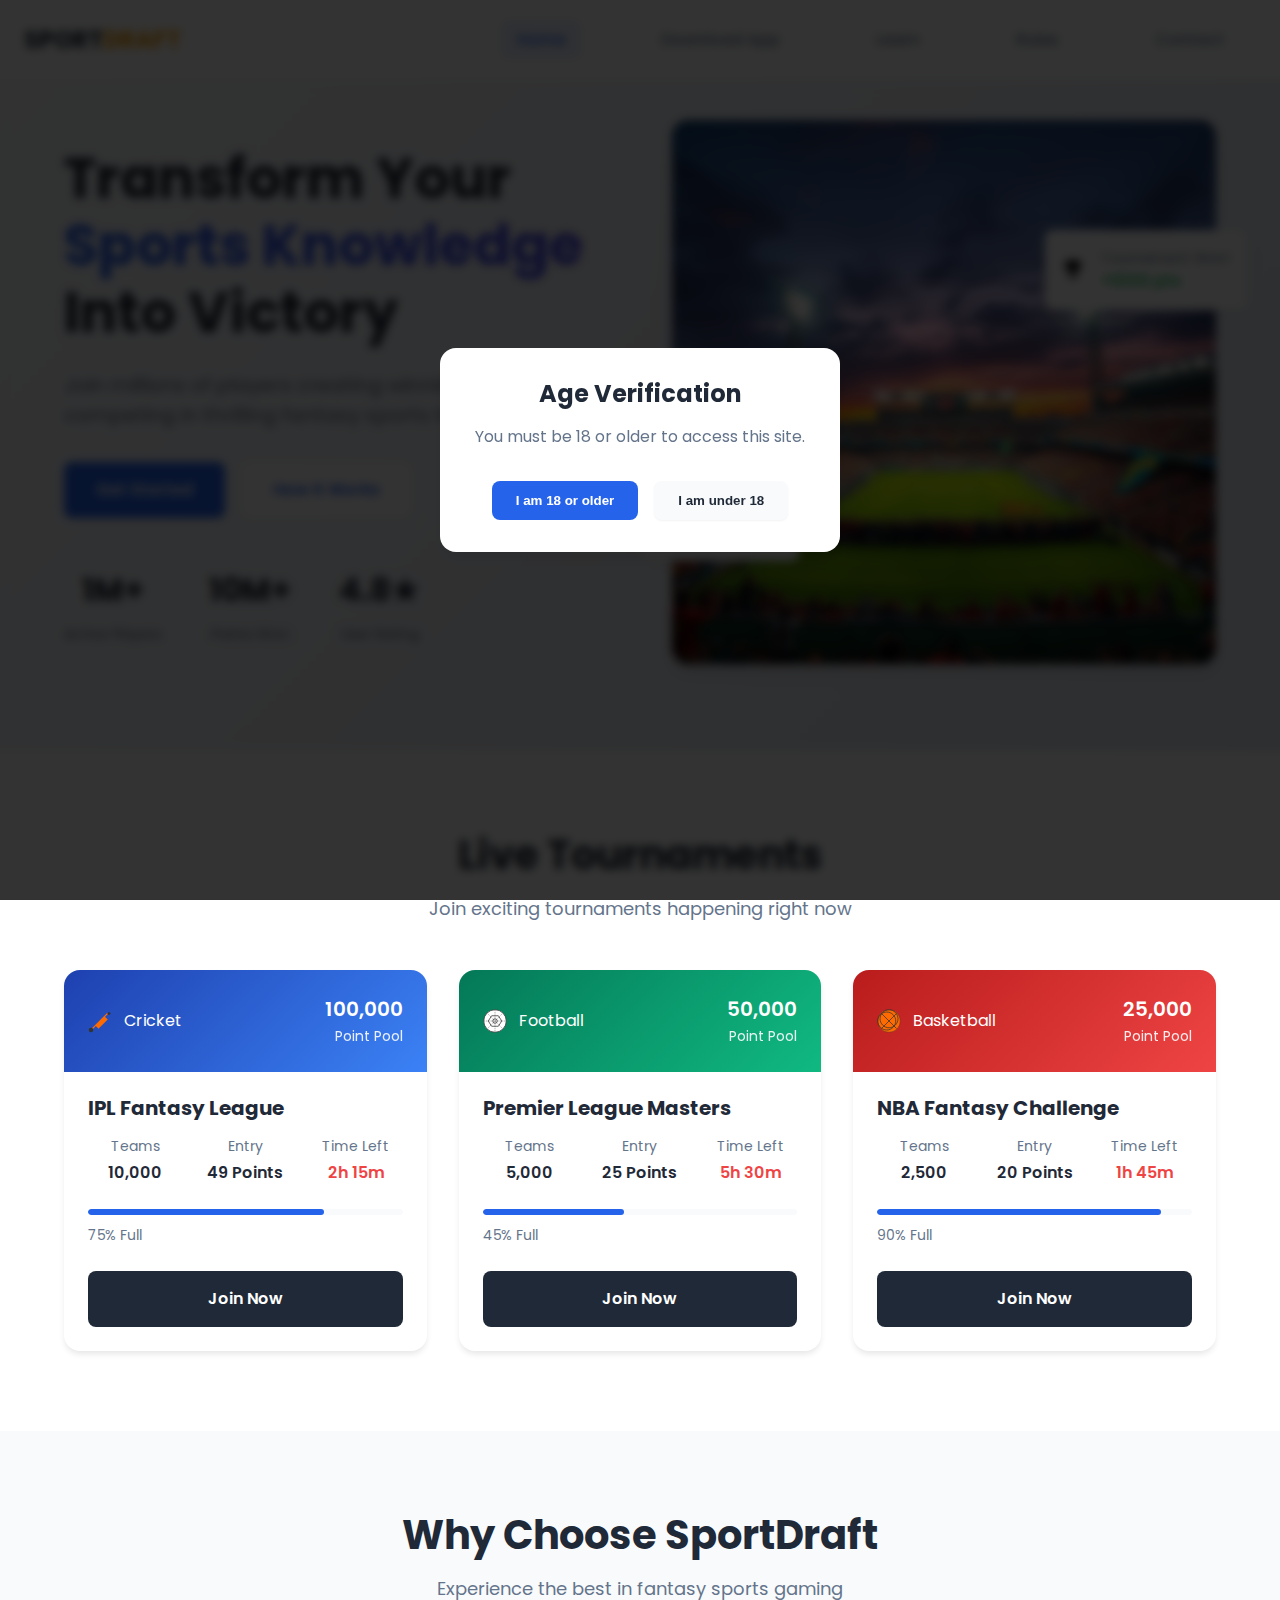
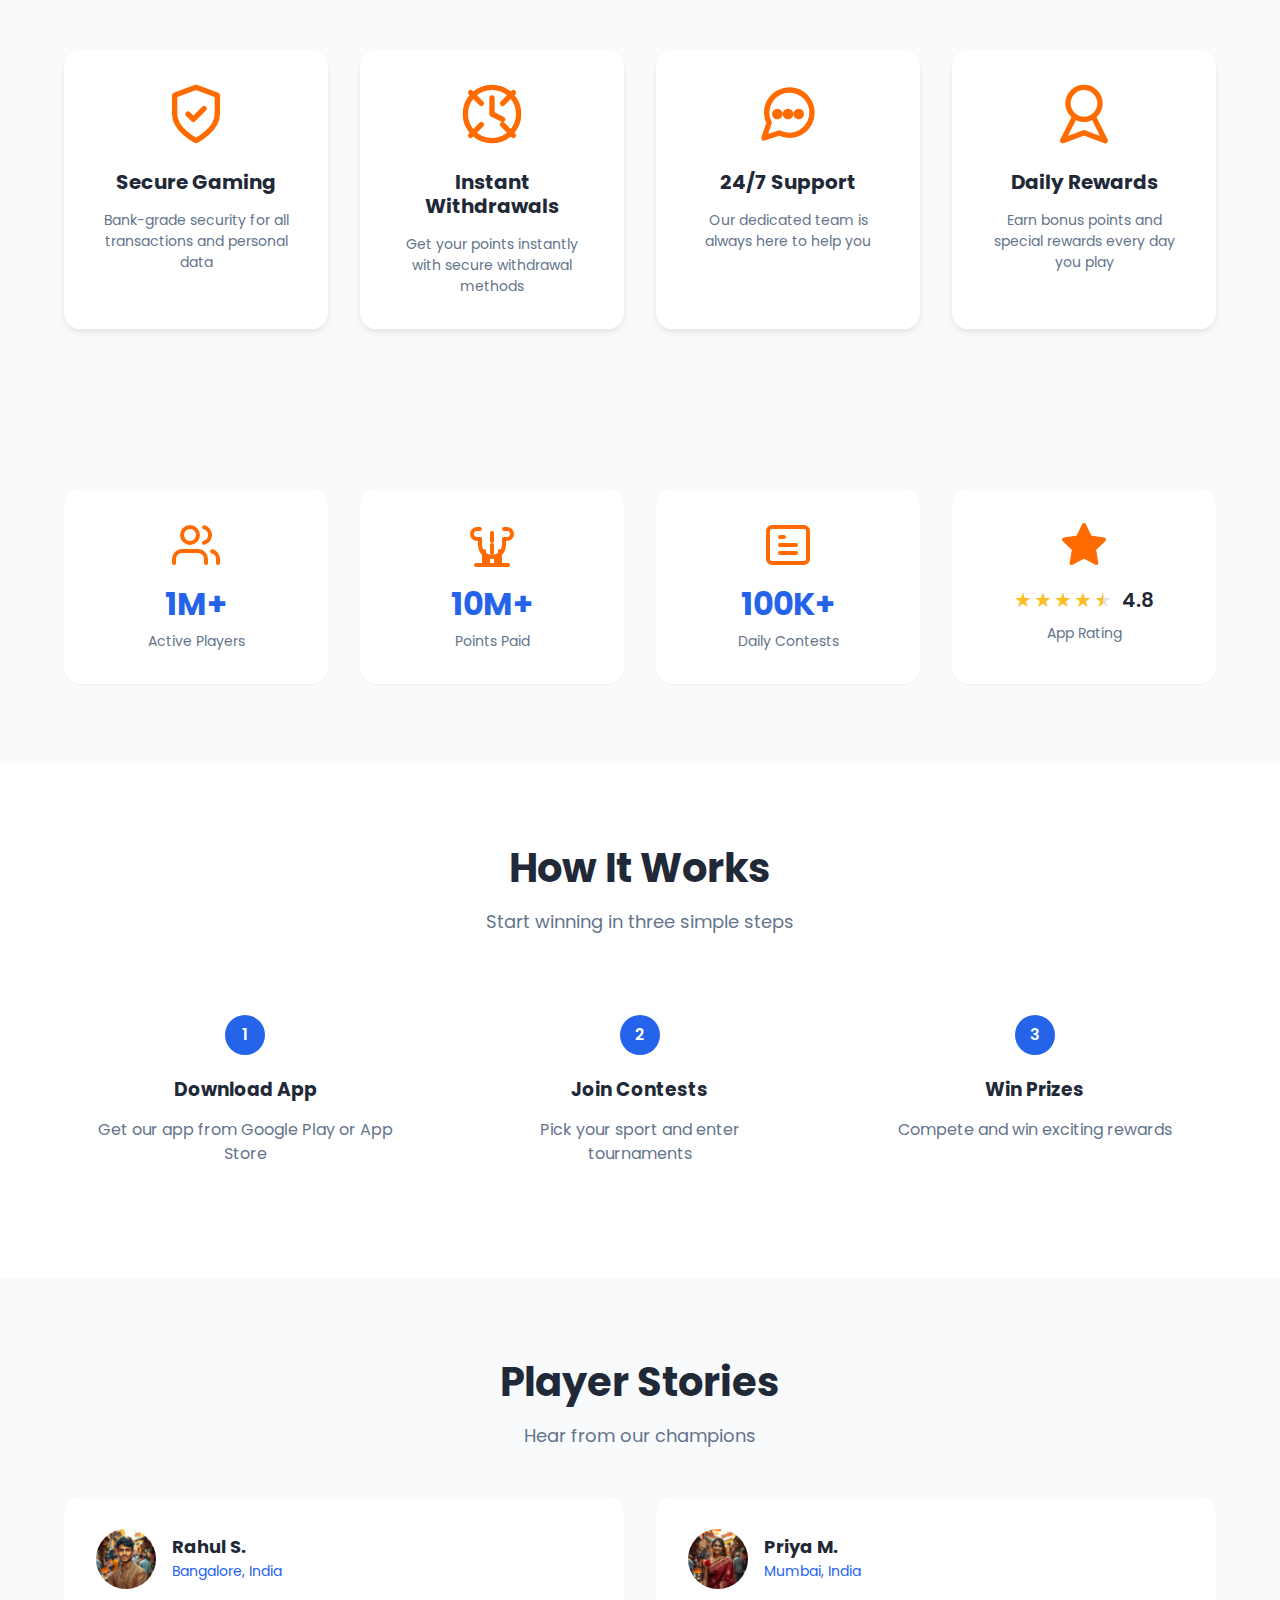
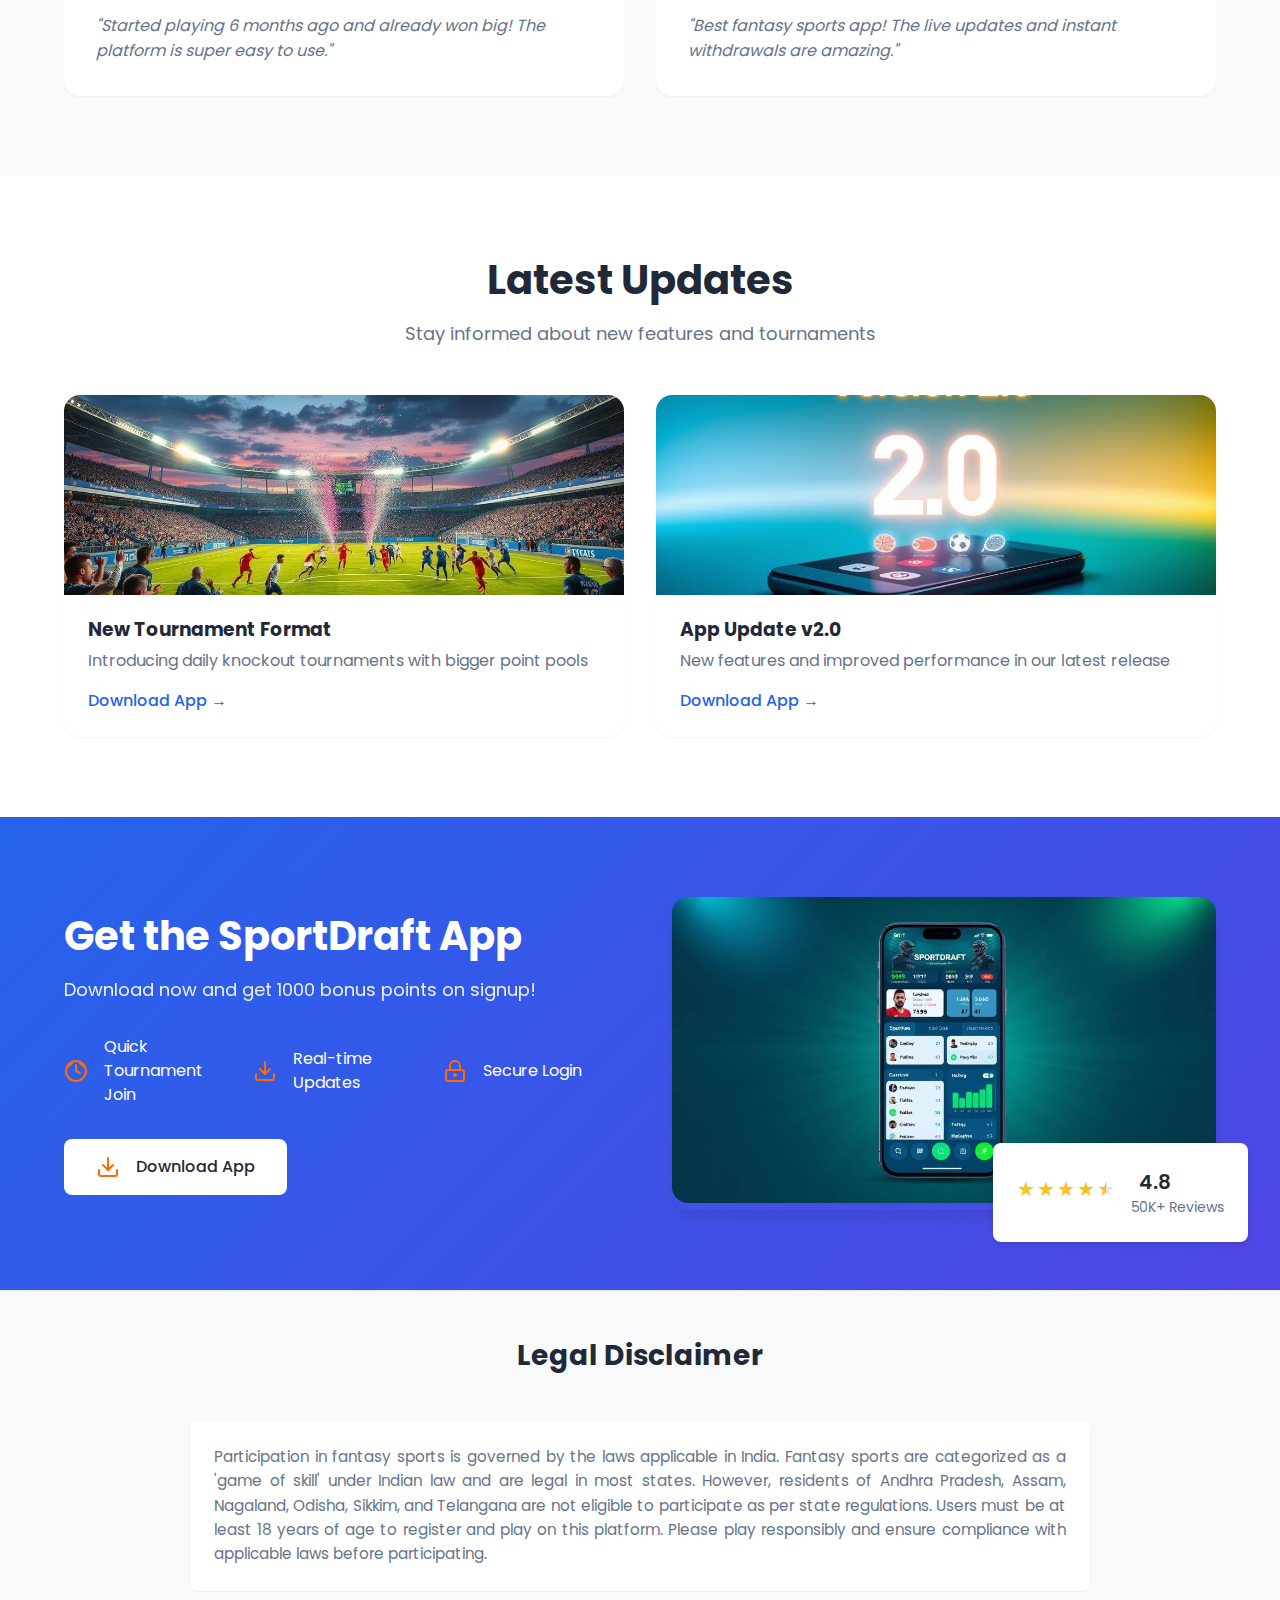
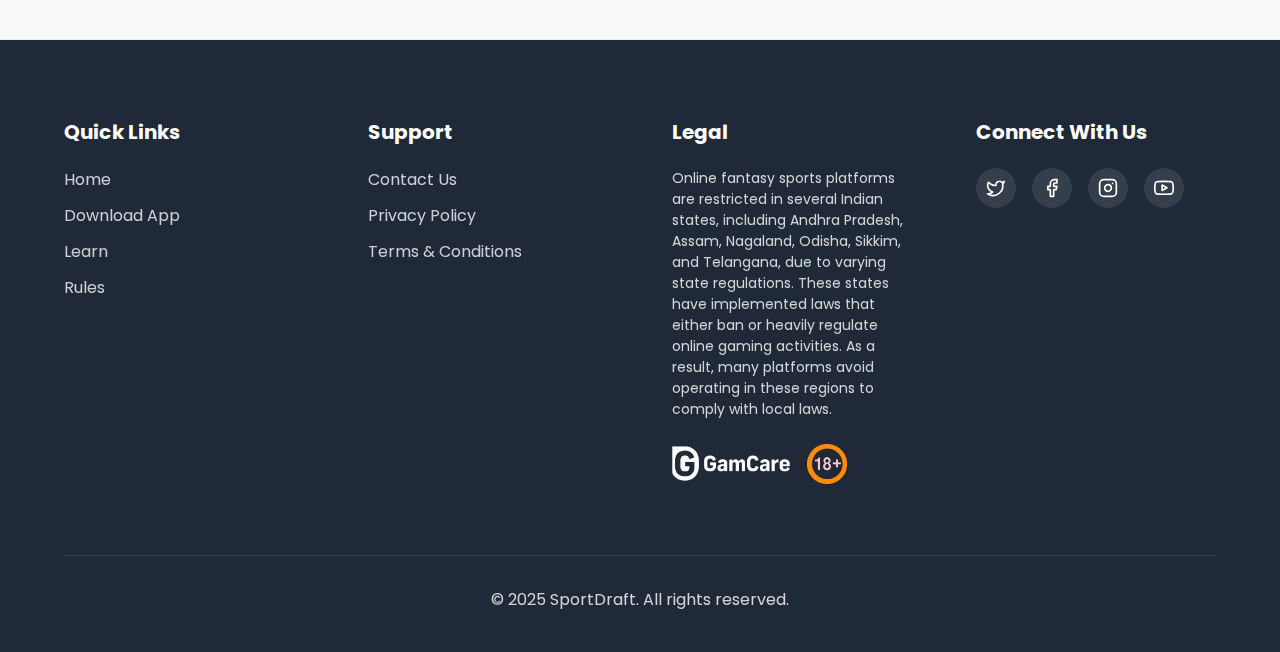
<file: index.html>
<!DOCTYPE html>
<html lang="en">	
<head>
    <meta charset="UTF-8">
    <link rel="icon" type="image/png" href="img/favicon.png">
    <meta name="viewport" content="width=device-width, initial-scale=1.0">
    <meta name="description" content="SportDraft - Your Ultimate Fantasy Sports Destination">
    <title>SportDraft - Fantasy Sports Revolution</title>
    <link rel="stylesheet" href="css/style.css">
    <link rel="stylesheet" href="css/mobile.css">
</head>
<body class="home-page">
    <!-- Age Verification Modal -->
    <div class="modal age-verify" id="ageVerifyModal">
        <div class="modal-content">
            <h2>Age Verification</h2>
            <p>You must be 18 or older to access this site.</p>
            <div class="modal-actions">
                <button class="btn-primary" id="confirmAge">I am 18 or older</button>
                <button class="btn-secondary" id="rejectAge">I am under 18</button>
            </div>
        </div>
    </div>

    <!-- Mobile Landing -->
    <div class="mobile-landing" id="mobileLanding">
        <div class="mobile-hero">
            <div class="hero-text">
                <span class="overline">Also</span>
								<span class="overline-large">Enjoy</span>
                <div class="gradient-text">Exclusive Offers</div>
            </div>
            <div class="hero-visual">
                <img src="img/mobile-bg.jpg" alt="Sports Collage" class="hero-image">
                <div class="floating-elements">
                    <div class="float-item trophy">🏆</div>
                    <div class="float-item ball">⚽</div>
                    <div class="float-item star">⭐</div>
                </div>
            </div>
            <a href="app-download" class="cta-button pulse">
                Start Playing
                <span class="button-effect"></span>
            </a>
        </div>
    </div>

    <!-- Main Navigation -->
		<header class="main-header">
			<nav class="nav-container">
					<div class="logo">
							<a href="/">
									<span class="logo-text">SPORT<span class="accent">DRAFT</span></span>
							</a>
					</div>
					<button class="menu-toggle" aria-label="Toggle Menu">
							<span></span>
							<span></span>
							<span></span>
					</button>
					<ul class="nav-links">
							<li><a href="/" class="nav-link active">Home</a></li>
							<li><a href="app-download" class="nav-link">Download App</a></li>
							<li><a href="learn" class="nav-link">Learn</a></li>
							<li><a href="rules" class="nav-link">Rules</a></li>
							<li><a href="contact" class="nav-link">Contact</a></li>
					</ul>
			</nav>
	</header>

    <main>
        <!-- Hero Section -->
        <section class="hero-section">
            <div class="container">
                <div class="hero-content">
                    <div class="hero-text-content">
                        <h1>Transform Your 
                            <span class="gradient-text">Sports Knowledge</span> 
                            Into Victory
                        </h1>
                        <p>Join millions of players creating winning teams and competing in thrilling fantasy sports tournaments.</p>
                        <div class="hero-cta">
                            <a href="app-download" class="btn-primary">Get Started</a>
                            <a href="learn" class="btn-secondary">How It Works</a>
                        </div>
                        <div class="hero-stats">
                            <div class="stat-item">
                                <span class="stat-number">1M+</span>
                                <span class="stat-label">Active Players</span>
                            </div>
                            <div class="stat-item">
                                <span class="stat-number">10M+</span>
                                <span class="stat-label">Points Won</span>
                            </div>
                            <div class="stat-item">
                                <span class="stat-number">4.8★</span>
                                <span class="stat-label">User Rating</span>
                            </div>
                        </div>
                    </div>
                    <div class="hero-visual">
                        <div class="hero-image-container">
                            <img src="img/hero-main.jpg" alt="Fantasy Sports Dashboard" class="hero-image">
                            <div class="floating-cards">
                                <div class="floating-stat-card">
                                    <div class="card-icon"><img src="img/trophy.svg" alt="Trophy"></div>
                                    <div class="card-text">
                                        <span class="card-title">Tournament Won!</span>
                                        <span class="card-value">+1000 pts</span>
                                    </div>
                                </div>
                                <div class="player-card">
                                    <img src="img/player-avatar.jpg" alt="Player" class="player-avatar">
                                    <div class="player-info">
                                        <span class="player-name">M. Dhoni</span>
                                        <span class="player-points">+125 pts</span>
                                    </div>
                                </div>
                            </div>
                        </div>
                    </div>
                </div>
            </div>
        </section>

        <!-- Live Tournaments -->
        <section class="tournaments-section">
            <div class="container">
                <div class="section-header">
                    <h2>Live Tournaments</h2>
                    <p>Join exciting tournaments happening right now</p>
                </div>
                <div class="tournaments-grid">
                    <!-- Cricket Tournament -->
                    <div class="tournament-card">
                        <div class="tournament-header cricket">
                            <div class="sport-type">
                                <img src="img/cricket.svg" alt="Cricket">
                                <span>Cricket</span>
                            </div>
                            <div class="prize-pool">
                                <span class="prize-amount">100,000</span>
                                <span class="prize-label">Point Pool</span>
                            </div>
                        </div>
                        <div class="tournament-body">
                            <h3>IPL Fantasy League</h3>
                            <div class="tournament-meta">
                                <div class="meta-item">
                                    <span class="meta-label">Teams</span>
                                    <span class="meta-value">10,000</span>
                                </div>
                                <div class="meta-item">
                                    <span class="meta-label">Entry</span>
                                    <span class="meta-value">49 Points</span>
                                </div>
                                <div class="meta-item">
                                    <span class="meta-label">Time Left</span>
                                    <span class="meta-value countdown">2h 15m</span>
                                </div>
                            </div>
                            <div class="progress-container">
                                <div class="progress-bar">
                                    <div class="progress" style="width: 75%"></div>
                                </div>
                                <span class="progress-text">75% Full</span>
                            </div>
                            <a href="app-download" class="btn-join">Join Now</a>
                        </div>
                    </div>

                    <!-- Football Tournament -->
                    <div class="tournament-card">
                        <div class="tournament-header football">
                            <div class="sport-type">
                                <img src="img/football.svg" alt="Football">
                                <span>Football</span>
                            </div>
                            <div class="prize-pool">
                                <span class="prize-amount">50,000</span>
                                <span class="prize-label">Point Pool</span>
                            </div>
                        </div>
                        <div class="tournament-body">
                            <h3>Premier League Masters</h3>
                            <div class="tournament-meta">
                                <div class="meta-item">
                                    <span class="meta-label">Teams</span>
                                    <span class="meta-value">5,000</span>
                                </div>
                                <div class="meta-item">
                                    <span class="meta-label">Entry</span>
                                    <span class="meta-value">25 Points</span>
                                </div>
                                <div class="meta-item">
                                    <span class="meta-label">Time Left</span>
                                    <span class="meta-value countdown">5h 30m</span>
                                </div>
                            </div>
                            <div class="progress-container">
                                <div class="progress-bar">
                                    <div class="progress" style="width: 45%"></div>
                                </div>
                                <span class="progress-text">45% Full</span>
                            </div>
                            <a href="app-download" class="btn-join">Join Now</a>
                        </div>
                    </div>

                    <!-- Basketball Tournament -->
                    <div class="tournament-card">
                        <div class="tournament-header basketball">
                            <div class="sport-type">
                                <img src="img/basketball.svg" alt="Basketball">
                                <span>Basketball</span>
                            </div>
                            <div class="prize-pool">
                                <span class="prize-amount">25,000</span>
                                <span class="prize-label">Point Pool</span>
                            </div>
                        </div>
                        <div class="tournament-body">
                            <h3>NBA Fantasy Challenge</h3>
                            <div class="tournament-meta">
                                <div class="meta-item">
                                    <span class="meta-label">Teams</span>
                                    <span class="meta-value">2,500</span>
                                </div>
                                <div class="meta-item">
                                    <span class="meta-label">Entry</span>
                                    <span class="meta-value">20 Points</span>
                                </div>
                                <div class="meta-item">
                                    <span class="meta-label">Time Left</span>
                                    <span class="meta-value countdown">1h 45m</span>
                                </div>
                            </div>
                            <div class="progress-container">
                                <div class="progress-bar">
                                    <div class="progress" style="width: 90%"></div>
                                </div>
                                <span class="progress-text">90% Full</span>
                            </div>
                            <a href="app-download" class="btn-join">Join Now</a>
                        </div>
                    </div>
                </div>
            </div>
        </section>

        <!-- Features Section -->
        <section class="features-section">
            <div class="container">
                <div class="section-header">
                    <h2>Why Choose SportDraft</h2>
                    <p>Experience the best in fantasy sports gaming</p>
                </div>
                <div class="features-grid">
                    <div class="feature-card">
                        <div class="feature-icon">
                            <img src="img/secure-icon.svg" alt="Secure Gaming">
                        </div>
                        <h3>Secure Gaming</h3>
                        <p>Bank-grade security for all transactions and personal data</p>
                    </div>
                    <div class="feature-card">
                        <div class="feature-icon">
                            <img src="img/instant-icon.svg" alt="Instant Withdrawals">
                        </div>
                        <h3>Instant Withdrawals</h3>
                        <p>Get your points instantly with secure withdrawal methods</p>
                    </div>
                    <div class="feature-card">
                        <div class="feature-icon">
                            <img src="img/support-icon.svg" alt="24/7 Support">
                        </div>
                        <h3>24/7 Support</h3>
                        <p>Our dedicated team is always here to help you</p>
                    </div>
                    <div class="feature-card">
                        <div class="feature-icon">
                            <img src="img/rewards-icon.svg" alt="Daily Rewards">
                        </div>
                        <h3>Daily Rewards</h3>
                        <p>Earn bonus points and special rewards every day you play</p>
                    </div>
                </div>
            </div>
        </section>

        <!-- Statistics Section -->
        <section class="stats-section">
            <div class="container">
                <div class="stats-grid">
                    <div class="stat-card">
                        <div class="stat-icon">
                            <img src="img/users-icon.svg" alt="Active Players">
                        </div>
                        <div class="stat-info">
                            <h3>1M+</h3>
                            <p>Active Players</p>
                        </div>
                    </div>
                    <div class="stat-card">
                        <div class="stat-icon">
                            <img src="img/trophy-icon.svg" alt="Points Paid">
                        </div>
                        <div class="stat-info">
                            <h3>10M+</h3>
                            <p>Points Paid</p>
                        </div>
                    </div>
                    <div class="stat-card">
                        <div class="stat-icon">
                            <img src="img/contest-icon.svg" alt="Daily Contests">
                        </div>
                        <div class="stat-info">
                            <h3>100K+</h3>
                            <p>Daily Contests</p>
                        </div>
                    </div>
                    <div class="stat-card">
                        <div class="stat-icon">
                            <img src="img/star-icon.svg" alt="App Rating">
                        </div>
                        <div class="stat-info">
                            <div class="rating-stars">
                                <span class="star filled">★</span>
                                <span class="star filled">★</span>
                                <span class="star filled">★</span>
                                <span class="star filled">★</span>
                                <span class="star half-filled">★</span>
                                <span class="rating-number">4.8</span>
                            </div>
                            <p>App Rating</p>
                        </div>
                    </div>
                </div>
            </div>
        </section>

        <!-- How It Works Section -->
        <section class="how-it-works">
            <div class="container">
                <div class="section-header">
                    <h2>How It Works</h2>
                    <p>Start winning in three simple steps</p>
                </div>
                <div class="steps-grid">
                    <div class="step-card">
                        <div class="step-number">1</div>
                        <h3>Download App</h3>
                        <p>Get our app from Google Play or App Store</p>
                    </div>
                    <div class="step-card">
                        <div class="step-number">2</div>
                        <h3>Join Contests</h3>
                        <p>Pick your sport and enter tournaments</p>
                    </div>
                    <div class="step-card">
                        <div class="step-number">3</div>
                        <h3>Win Prizes</h3>
                        <p>Compete and win exciting rewards</p>
                    </div>
                </div>
            </div>
        </section>

        <!-- Testimonials Section -->
        <section class="testimonials-section">
            <div class="container">
                <div class="section-header">
                    <h2>Player Stories</h2>
                    <p>Hear from our champions</p>
                </div>
                <div class="testimonials-grid">
                    <div class="testimonial-card">
                        <div class="user-info">
                            <img src="img/user1.jpg" alt="Rahul S." class="user-avatar">
                            <div class="user-details">
                                <h3>Rahul S.</h3>
                                <p>Bangalore, India</p>
                            </div>
                        </div>
                        <p class="testimonial-text">"Started playing 6 months ago and already won big! The platform is super easy to use."</p>
                    </div>
                    <div class="testimonial-card">
                        <div class="user-info">
                            <img src="img/user2.jpg" alt="Priya M." class="user-avatar">
                            <div class="user-details">
                                <h3>Priya M.</h3>
                                <p>Mumbai, India</p>
                            </div>
                        </div>
                        <p class="testimonial-text">"Best fantasy sports app! The live updates and instant withdrawals are amazing."</p>
                    </div>
                </div>
            </div>
        </section>

        <!-- Latest News Section -->
        <section class="news-section">
            <div class="container">
                <div class="section-header">
                    <h2>Latest Updates</h2>
                    <p>Stay informed about new features and tournaments</p>
                </div>
                <div class="news-grid">
                    <div class="news-card">
                        <div class="news-image">
                            <img src="img/news1.jpg" alt="New Tournament Format">
                        </div>
                        <div class="news-content">
                            <h3>New Tournament Format</h3>
                            <p>Introducing daily knockout tournaments with bigger point pools</p>
                            <a href="app-download" class="read-more">Download App →</a>
                        </div>
                    </div>
                    <div class="news-card">
                        <div class="news-image">
                            <img src="img/news2.jpg" alt="App Update">
                        </div>
                        <div class="news-content">
                            <h3>App Update v2.0</h3>
                            <p>New features and improved performance in our latest release</p>
                            <a href="app-download" class="read-more">Download App →</a>
                        </div>
                    </div>
                </div>
            </div>
        </section>

        <!-- Download App Section -->
        <section class="download-section" id="download">
            <div class="container">
                <div class="download-content">
                    <div class="download-text">
                        <h2>Get the SportDraft App</h2>
                        <p>Download now and get 1000 bonus points on signup!</p>
                        <div class="download-features">
                            <div class="feature-item">
                                <img src="img/feature-icon-1.svg" alt="Quick Join">
                                <span>Quick Tournament Join</span>
                            </div>
                            <div class="feature-item">
                                <img src="img/feature-icon-2.svg" alt="Live Updates">
                                <span>Real-time Updates</span>
                            </div>
                            <div class="feature-item">
                                <img src="img/feature-icon-3.svg" alt="Secure Login">
                                <span>Secure Login</span>
                            </div>
                        </div>
                        <div class="download-buttons">
                            <a href="app-download" class="download-button">
                                <img src="img/download-icon.svg" alt="Download">
                                <span>Download App</span>
                            </a>
                        </div>
                    </div>
                    <div class="download-visual">
                        <div class="app-preview">
                            <img src="img/app-preview.jpg" alt="SportDraft App Interface" class="app-screenshot">
                            <div class="rating-card">
                                <div class="rating-stars">
                                    <span class="star filled">★</span>
                                    <span class="star filled">★</span>
                                    <span class="star filled">★</span>
                                    <span class="star filled">★</span>
                                    <span class="star half-filled">★</span>
                                </div>
                                <div class="rating-text">
                                    <span class="rating-number">4.8</span>
                                    <span class="rating-count">50K+ Reviews</span>
                                </div>
                            </div>
                        </div>
                    </div>
                </div>
            </div>
        </section>

        <!-- Disclaimer Section -->
        <section class="disclaimer-section">
            <div class="container">
                <div class="section-header">
                    <h2>Legal Disclaimer</h2>
                </div>
                <div class="disclaimer-content">
                    <p>Participation in fantasy sports is governed by the laws applicable in India. Fantasy sports are categorized as a 'game of skill' under Indian law and are legal in most states. However, residents of Andhra Pradesh, Assam, Nagaland, Odisha, Sikkim, and Telangana are not eligible to participate as per state regulations. Users must be at least 18 years of age to register and play on this platform. Please play responsibly and ensure compliance with applicable laws before participating.</p>
                </div>
            </div>
        </section>
    </main>

    <!-- Footer -->
		<footer class="main-footer">
			<div class="container">
					<div class="footer-grid">
							<div class="footer-section">
									<h3>Quick Links</h3>
									<ul>
											<li><a href="/">Home</a></li>
											<li><a href="app-download">Download App</a></li>
											<li><a href="learn">Learn</a></li>
											<li><a href="rules">Rules</a></li>
									</ul>
							</div>
							<div class="footer-section">
									<h3>Support</h3>
									<ul>
											<li><a href="contact">Contact Us</a></li>
											<li><a href="privacy-policy">Privacy Policy</a></li>
											<li><a href="terms-conditions">Terms & Conditions</a></li>
									</ul>
							</div>
							<div class="footer-section">
									<h3>Legal</h3>
									<div class="restricted-states">
																						<p>Online fantasy sports platforms are restricted in several Indian states, including Andhra Pradesh, Assam, Nagaland, Odisha, Sikkim, and Telangana, due to varying state regulations. These states have implemented laws that either ban or heavily regulate online gaming activities. As a result, many platforms avoid operating in these regions to comply with local laws.</p>

									</div>
									<div class="footer-icons">
											<a href="https://www.gamcare.org.uk/" target="_blank"><img src="img/6.png" alt="18+ Only" class="age-icon"></a>
											<img src="img/18.png" alt="Gamcare" class="secure-icon">
									</div>
							</div>
							<div class="footer-section">
									<h3>Connect With Us</h3>
									<div class="social-links">
											<a href="contact" class="social-link">
													<img src="img/twitter.svg" alt="Twitter">
											</a>
											<a href="contact" class="social-link">
													<img src="img/facebook.svg" alt="Facebook">
											</a>
											<a href="contact" class="social-link">
													<img src="img/instagram.svg" alt="Instagram">
											</a>
											<a href="contact" class="social-link">
													<img src="img/youtube.svg" alt="YouTube">
											</a>
									</div>
							</div>
					</div>
					<div class="footer-bottom">
							<p>© 2025 SportDraft. All rights reserved.</p>
					</div>
			</div>
	</footer>

    <script src="js/main.js"></script>
</body>
</html>
</file>
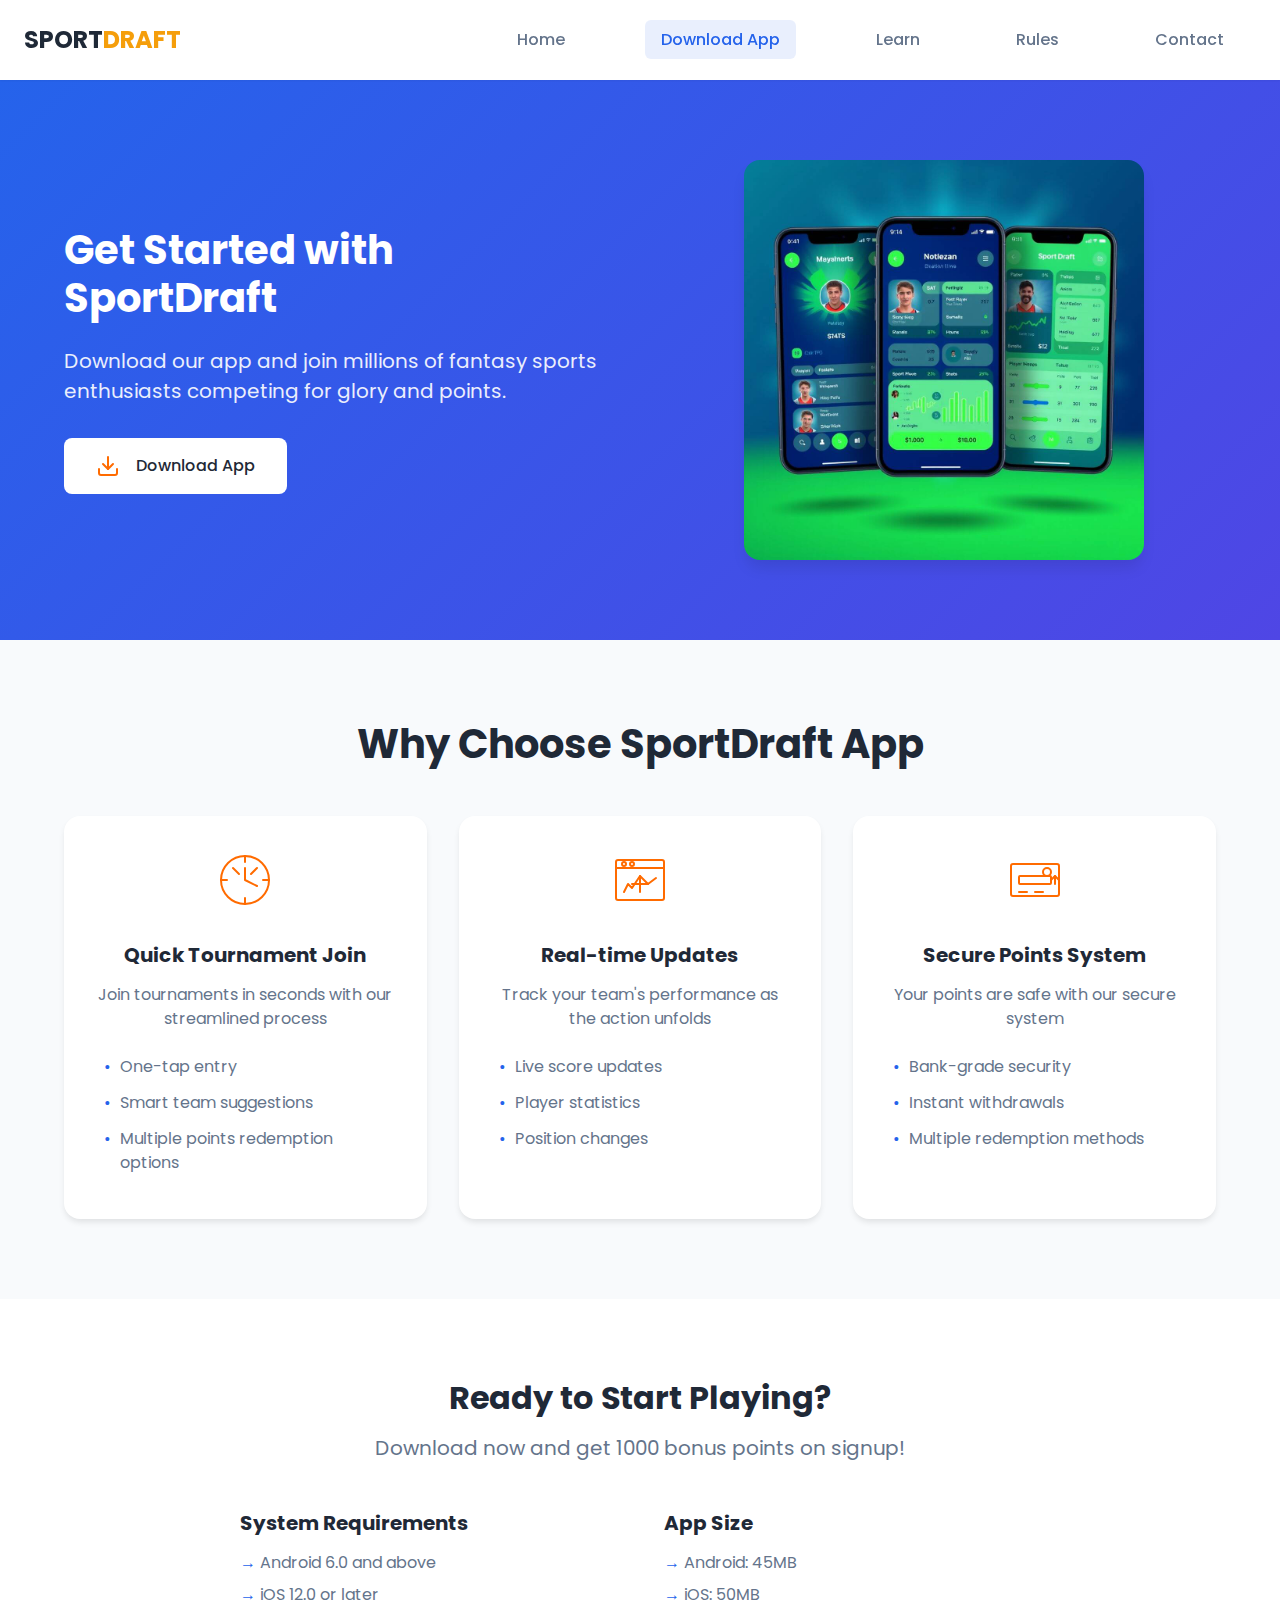
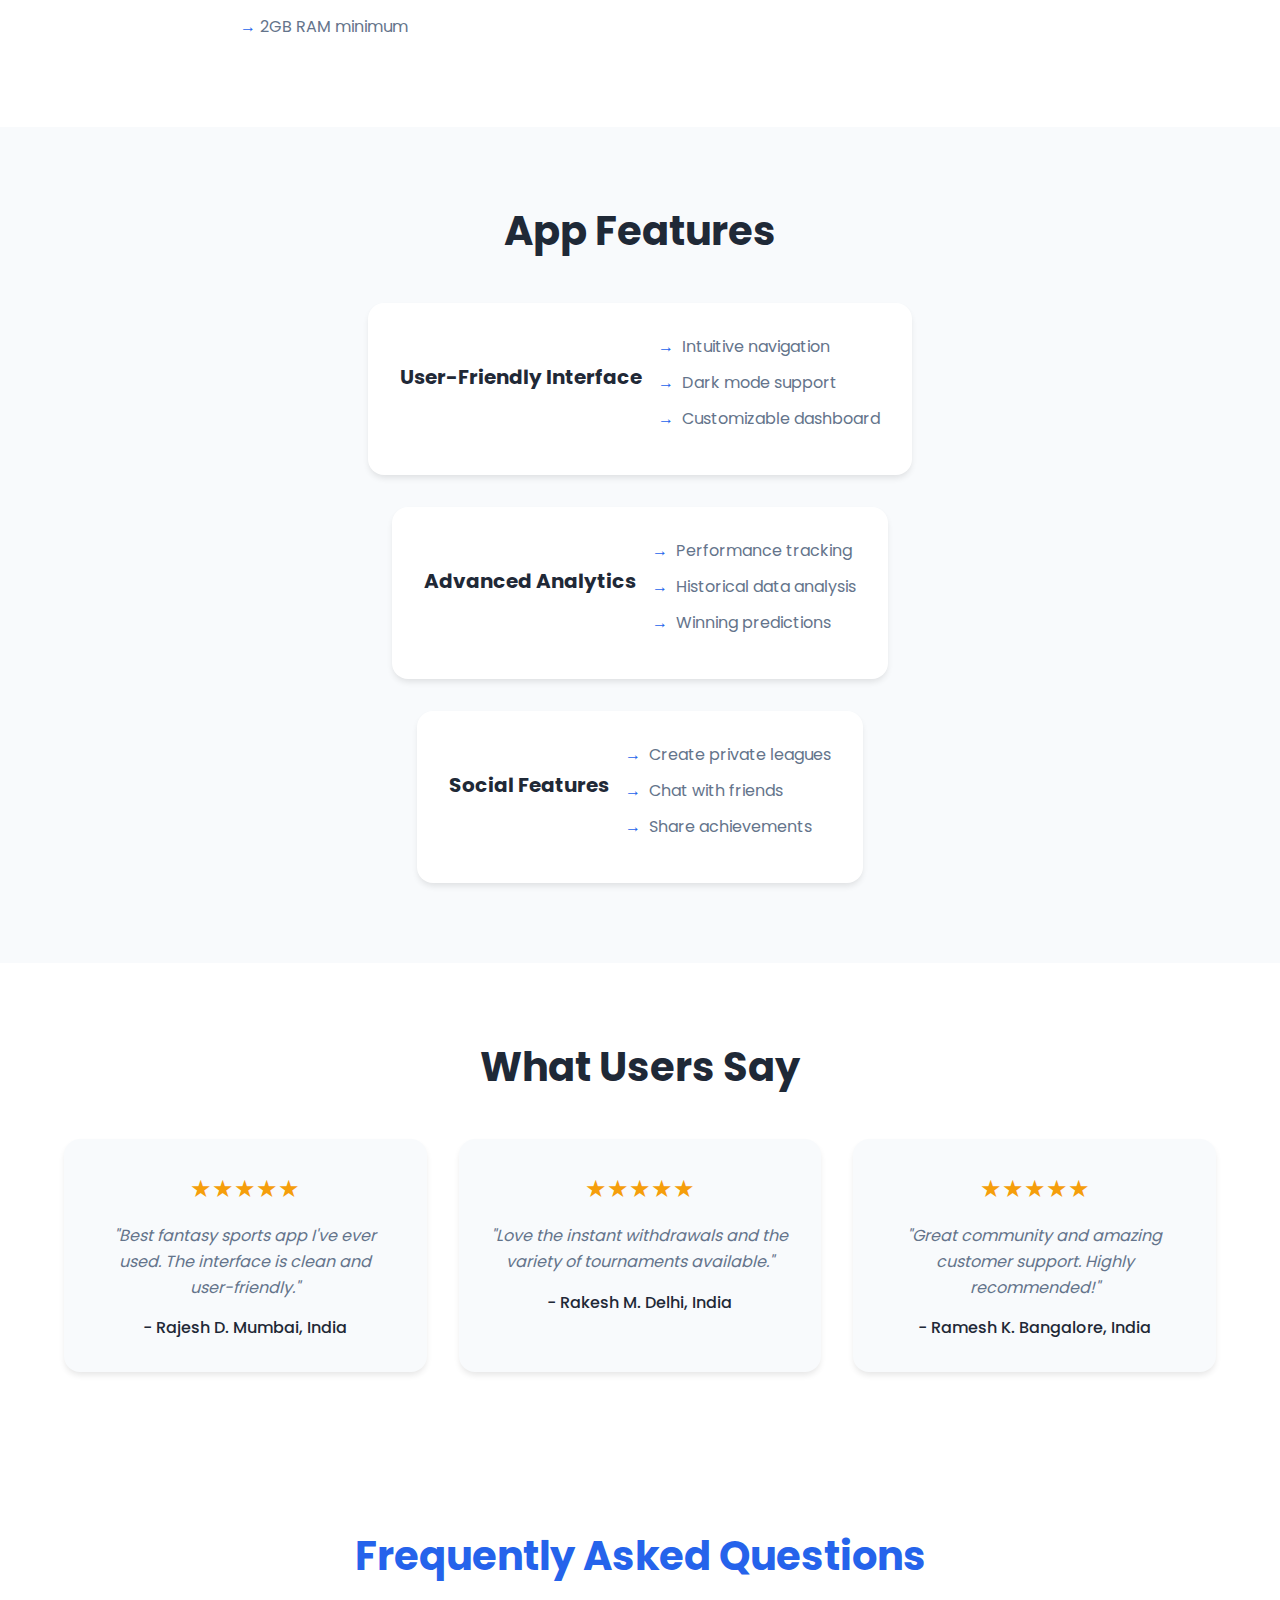
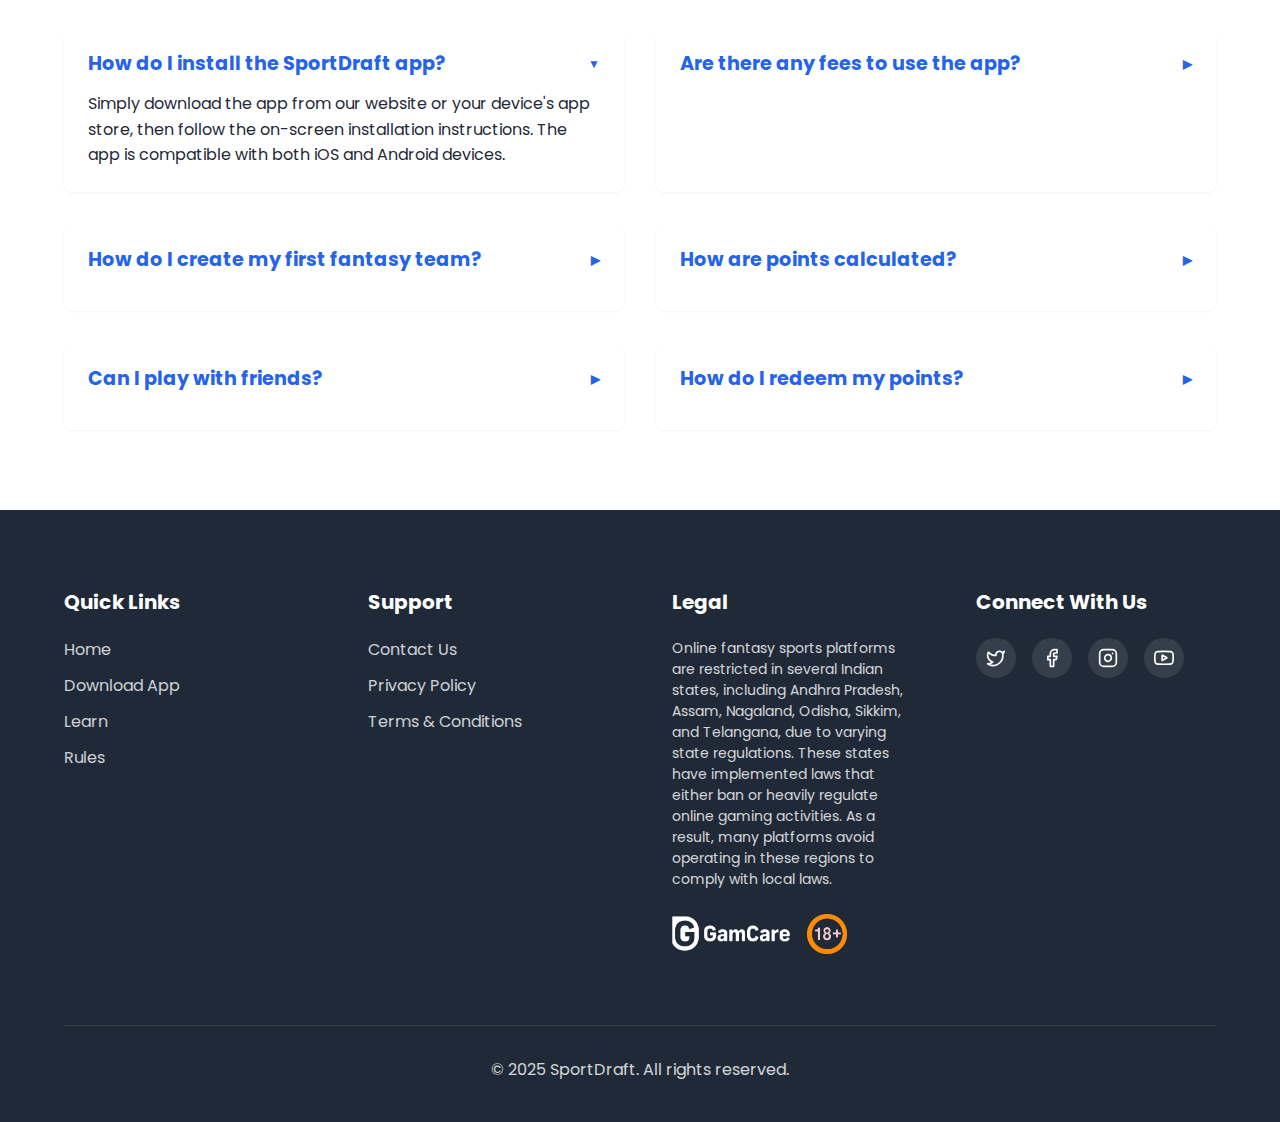
<file: app-download/index.html>
<!DOCTYPE html>
<html lang="en">
<head>
    <meta charset="UTF-8">
    <meta name="viewport" content="width=device-width, initial-scale=1.0">
    <meta name="description" content="Download App - SportDraft">
    <title>Download App - SportDraft</title>
    <link rel="stylesheet" href="/css/style.css">
    <link rel="stylesheet" href="/css/mobile.css">
</head>
<body class="app-download-page">
    <!-- Header -->
		<header class="main-header">
			<nav class="nav-container">
					<div class="logo">
							<a href="/">
									<span class="logo-text">SPORT<span class="accent">DRAFT</span></span>
							</a>
					</div>
					<button class="menu-toggle" aria-label="Toggle Menu">
							<span></span>
							<span></span>
							<span></span>
					</button>
					<ul class="nav-links">
							<li><a href="/" class="nav-link">Home</a></li>
							<li><a href="/app-download" class="nav-link active">Download App</a></li>
							<li><a href="/learn" class="nav-link">Learn</a></li>
							<li><a href="/rules" class="nav-link">Rules</a></li>
							<li><a href="/contact" class="nav-link">Contact</a></li>
					</ul>
			</nav>
	</header>

    <main class="app-download-page">
        <!-- App Preview Section -->
        <section class="app-preview-section">
            <div class="container">
                <div class="preview-content">
                    <div class="preview-text">
                        <h1>Get Started with SportDraft</h1>
                        <p>Download our app and join millions of fantasy sports enthusiasts competing for glory and points.</p>
                        <div class="download-buttons">
                            <a href="/app-download" class="download-button">
                                <img src="/img/download-icon.svg" alt="Download App">
                                <span>Download App</span>
                            </a>
                        </div>
                    </div>
                    <div class="preview-image">
                        <img src="/img/app-screens.jpg" alt="SportDraft App Screenshots">
                    </div>
                </div>
            </div>
        </section>

        <!-- App Benefits -->
        <section class="app-benefits">
            <div class="container">
                <h2>Why Choose SportDraft App</h2>
                <div class="benefits-grid">
                    <div class="benefit-card">
                        <img src="/img/quick-join.svg" alt="Quick Join">
                        <h3>Quick Tournament Join</h3>
                        <p>Join tournaments in seconds with our streamlined process</p>
                        <ul>
                            <li>One-tap entry</li>
                            <li>Smart team suggestions</li>
                            <li>Multiple points redemption options</li>
                        </ul>
                    </div>
                    <div class="benefit-card">
                        <img src="/img/live-tracking.svg" alt="Live Tracking">
                        <h3>Real-time Updates</h3>
                        <p>Track your team's performance as the action unfolds</p>
                        <ul>
                            <li>Live score updates</li>
                            <li>Player statistics</li>
                            <li>Position changes</li>
                        </ul>
                    </div>
                    <div class="benefit-card">
                        <img src="/img/secure-payments.svg" alt="Secure Points">
                        <h3>Secure Points System</h3>
                        <p>Your points are safe with our secure system</p>
                        <ul>
                            <li>Bank-grade security</li>
                            <li>Instant withdrawals</li>
                            <li>Multiple redemption methods</li>
                        </ul>
                    </div>
                </div>
            </div>
        </section>

        <!-- Download Section -->
        <section class="download-section">
            <div class="container">
                <div class="download-wrapper">
                    <h3>Ready to Start Playing?</h3>
                    <p>Download now and get 1000 bonus points on signup!</p>
                    <div class="app-info">
                        <div class="info-item">
                            <h4>System Requirements</h4>
                            <ul>
                                <li>Android 6.0 and above</li>
                                <li>iOS 12.0 or later</li>
                                <li>2GB RAM minimum</li>
                            </ul>
                        </div>
                        <div class="info-item">
                            <h4>App Size</h4>
                            <ul>
                                <li>Android: 45MB</li>
                                <li>iOS: 50MB</li>
                            </ul>
                        </div>
                    </div>
                </div>
            </div>
        </section>

        <!-- Features Section -->
        <section class="features-section">
            <div class="container">
                <h2>App Features</h2>
                <div class="features-grid">
                    <div class="feature-item">
                        <h3>User-Friendly Interface</h3>
                        <ul class="feature-list">
                            <li>Intuitive navigation</li>
                            <li>Dark mode support</li>
                            <li>Customizable dashboard</li>
                        </ul>
                    </div>
                    <div class="feature-item">
                        <h3>Advanced Analytics</h3>
                        <ul class="feature-list">
                            <li>Performance tracking</li>
                            <li>Historical data analysis</li>
                            <li>Winning predictions</li>
                        </ul>
                    </div>
                    <div class="feature-item">
                        <h3>Social Features</h3>
                        <ul class="feature-list">
                            <li>Create private leagues</li>
                            <li>Chat with friends</li>
                            <li>Share achievements</li>
                        </ul>
                    </div>
                </div>
            </div>
        </section>

        <!-- Testimonials -->
        <section class="testimonials">
            <div class="container">
                <h2>What Users Say</h2>
                <div class="testimonials-grid">
                    <div class="testimonial-card">
                        <div class="rating">★★★★★</div>
                        <p>"Best fantasy sports app I've ever used. The interface is clean and user-friendly."</p>
                        <div class="user">- Rajesh D. Mumbai, India</div>
                    </div>
                    <div class="testimonial-card">
                        <div class="rating">★★★★★</div>
                        <p>"Love the instant withdrawals and the variety of tournaments available."</p>
                        <div class="user">- Rakesh M. Delhi, India</div>
                    </div>
                    <div class="testimonial-card">
                        <div class="rating">★★★★★</div>
                        <p>"Great community and amazing customer support. Highly recommended!"</p>
                        <div class="user">- Ramesh K. Bangalore, India</div>
                    </div>
                </div>
            </div>
        </section>

        <!-- FAQ Section -->
        <section class="app-faq-section">
            <div class="container">
                <h2>Frequently Asked Questions</h2>
                <div class="faq-grid">
                    <div class="faq-item">
                        <h3>How do I install the SportDraft app?</h3>
                        <div class="faq-answer">
                            <p>Simply download the app from our website or your device's app store, then follow the on-screen installation instructions. The app is compatible with both iOS and Android devices.</p>
                        </div>
                    </div>
                    <div class="faq-item">
                        <h3>Are there any fees to use the app?</h3>
                        <div class="faq-answer">
                            <p>The SportDraft app is completely free to download and use. You only need points to enter tournaments, which you can earn through various activities or promotions within the app.</p>
                        </div>
                    </div>
                    <div class="faq-item">
                        <h3>How do I create my first fantasy team?</h3>
                        <div class="faq-answer">
                            <p>After downloading the app and creating an account, simply select a tournament, choose your players within the given point budget, and confirm your team. Our intuitive interface makes team creation quick and easy!</p>
                        </div>
                    </div>
                    <div class="faq-item">
                        <h3>How are points calculated?</h3>
                        <div class="faq-answer">
                            <p>Points are calculated based on the real-life performance of the players you select. Different actions (goals, assists, catches, runs, etc.) are worth different point values depending on the sport. You can view the detailed scoring system in the Rules section.</p>
                        </div>
                    </div>
                    <div class="faq-item">
                        <h3>Can I play with friends?</h3>
                        <div class="faq-answer">
                            <p>Absolutely! You can create private leagues and invite friends to join. This allows you to compete directly against people you know while still participating in the larger tournaments.</p>
                        </div>
                    </div>
                    <div class="faq-item">
                        <h3>How do I redeem my points?</h3>
                        <div class="faq-answer">
                            <p>Points can be redeemed through the "Rewards" section in the app. We offer various redemption options including merchandise, experiences, and more. All redemptions are processed securely within 24-48 hours.</p>
                        </div>
                    </div>
                </div>
            </div>
        </section>

    </main>

    <!-- Footer -->
		<footer class="main-footer">
			<div class="container">
					<div class="footer-grid">
							<div class="footer-section">
									<h3>Quick Links</h3>
									<ul>
											<li><a href="/">Home</a></li>
											<li><a href="/app-download">Download App</a></li>
											<li><a href="/learn">Learn</a></li>
											<li><a href="/rules">Rules</a></li>
									</ul>
							</div>
							<div class="footer-section">
									<h3>Support</h3>
									<ul>
											<li><a href="/contact">Contact Us</a></li>
											<li><a href="/privacy-policy">Privacy Policy</a></li>
											<li><a href="/terms-conditions">Terms & Conditions</a></li>
									</ul>
							</div>
							<div class="footer-section">
									<h3>Legal</h3>
									<div class="restricted-states">
																						<p>Online fantasy sports platforms are restricted in several Indian states, including Andhra Pradesh, Assam, Nagaland, Odisha, Sikkim, and Telangana, due to varying state regulations. These states have implemented laws that either ban or heavily regulate online gaming activities. As a result, many platforms avoid operating in these regions to comply with local laws.</p>

									</div>
									<div class="footer-icons">
											<a href="https://www.gamcare.org.uk/" target="_blank"><img src="/img/6.png" alt="18+ Only" class="age-icon"></a>
											<img src="/img/18.png" alt="Gamcare" class="secure-icon">
									</div>
							</div>
							<div class="footer-section">
									<h3>Connect With Us</h3>
									<div class="social-links">
											<a href="/contact" class="social-link">
													<img src="/img/twitter.svg" alt="Twitter">
											</a>
											<a href="/contact" class="social-link">
													<img src="/img/facebook.svg" alt="Facebook">
											</a>
											<a href="/contact" class="social-link">
													<img src="/img/instagram.svg" alt="Instagram">
											</a>
											<a href="/contact" class="social-link">
													<img src="/img/youtube.svg" alt="YouTube">
											</a>
									</div>
							</div>
					</div>
					<div class="footer-bottom">
							<p>© 2025 SportDraft. All rights reserved.</p>
					</div>
			</div>
	</footer>

    <script src="/js/main.js"></script>
</body>
</html>
</file>
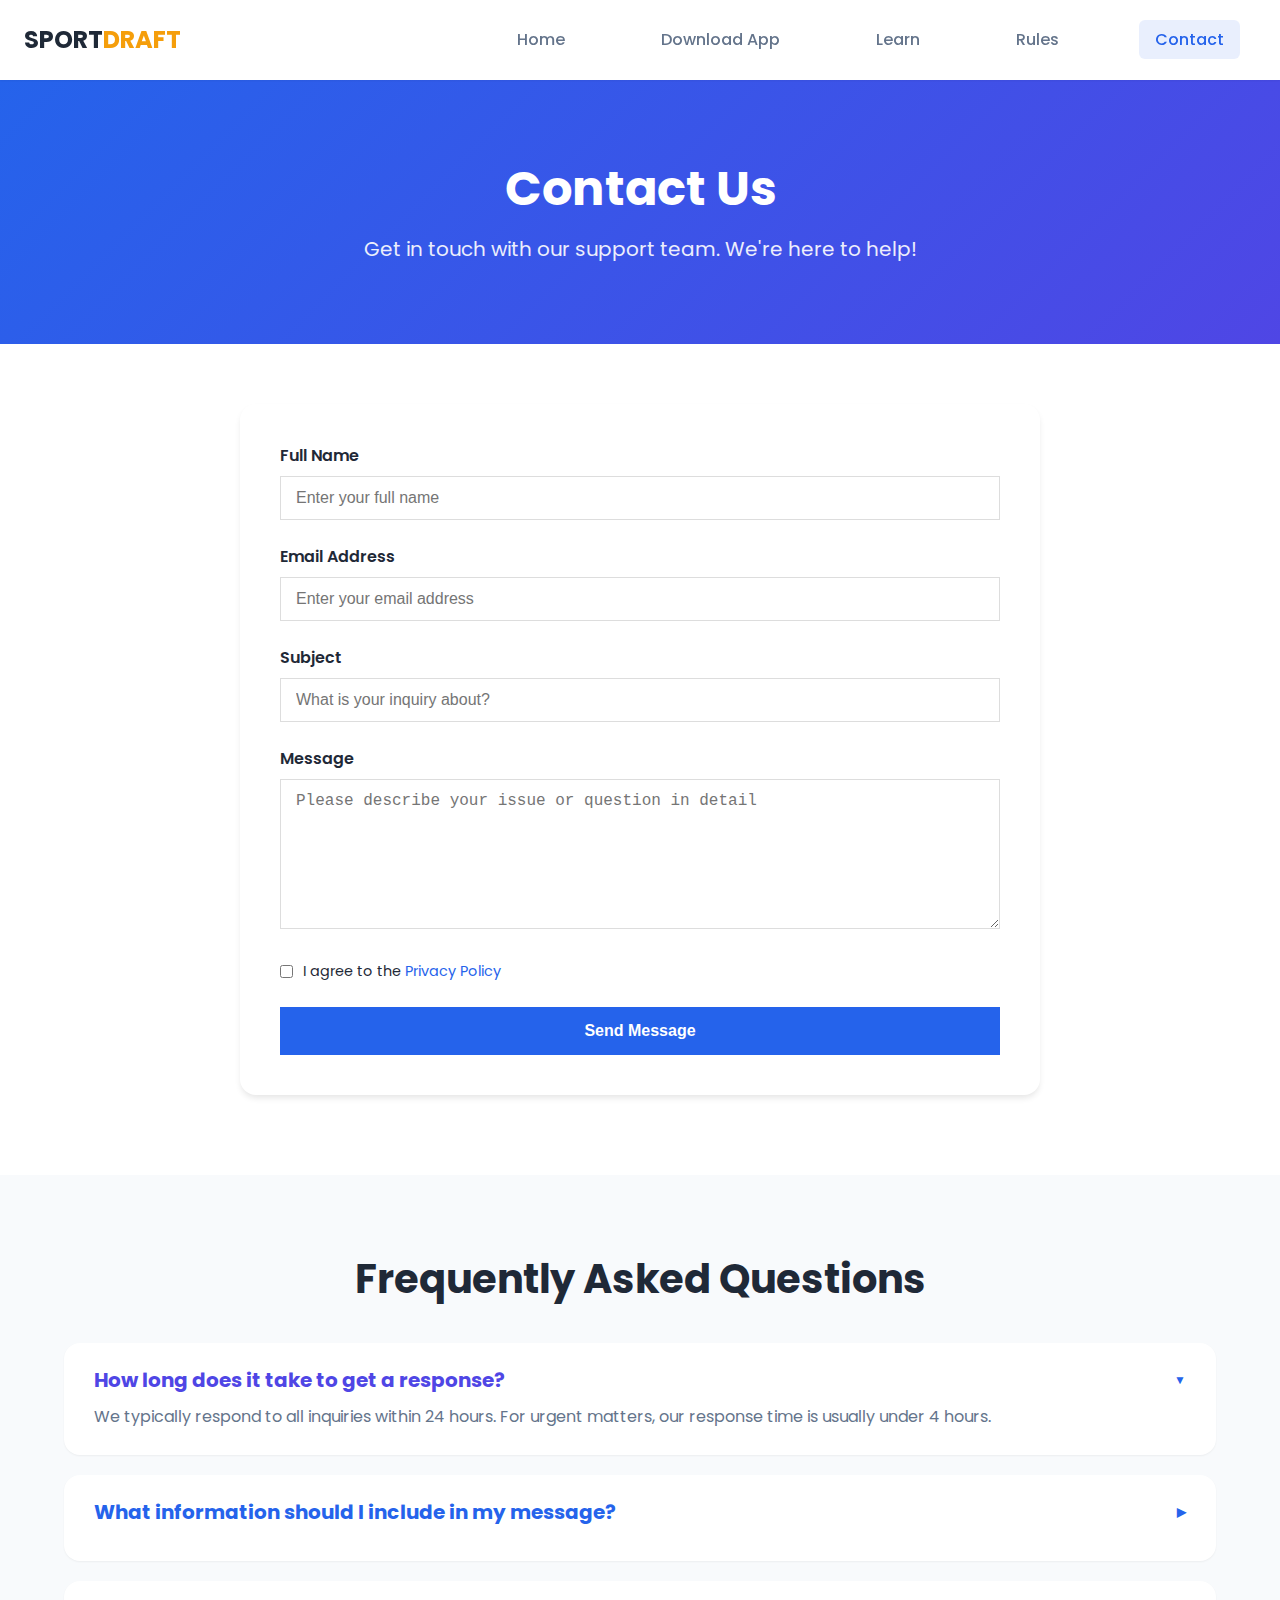
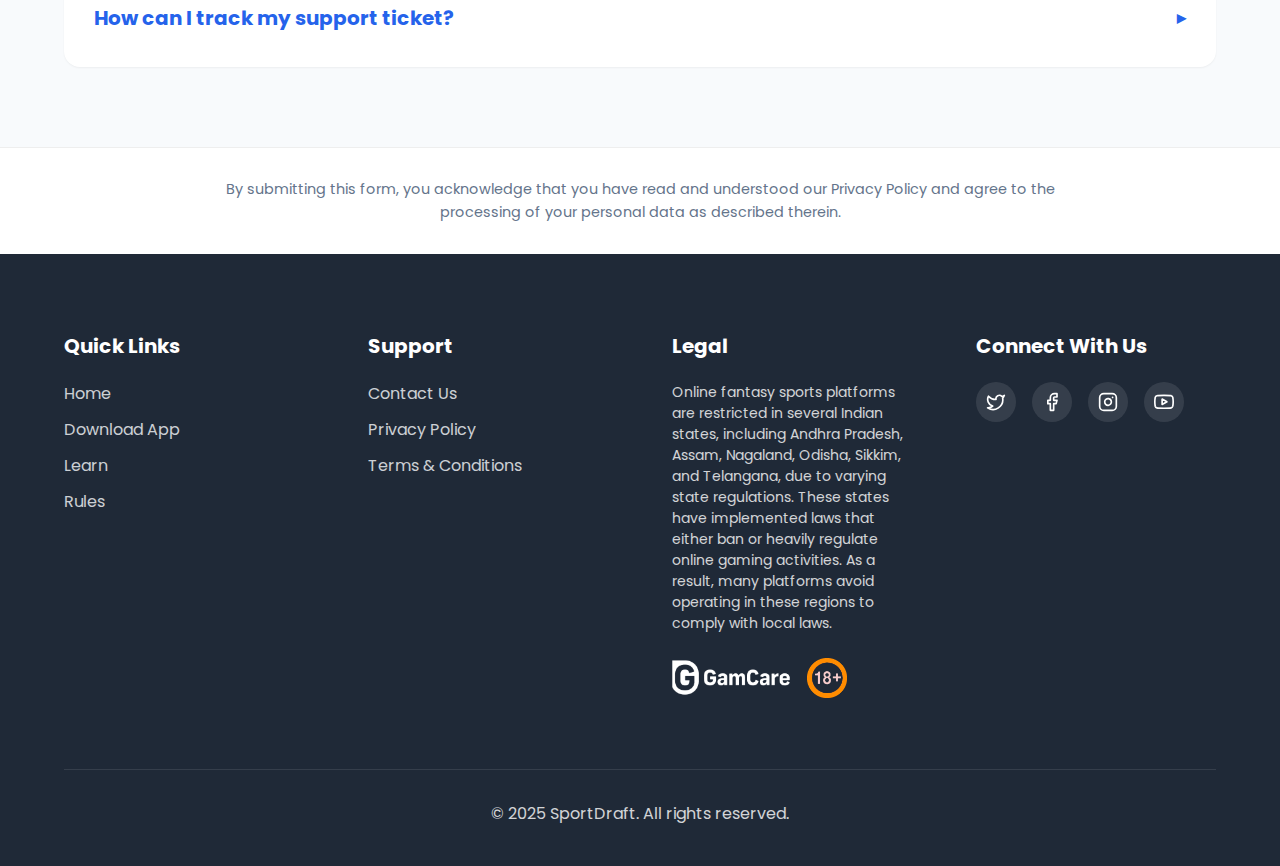
<file: contact/index.html>
<!DOCTYPE html>
<html lang="en">
<head>
    <meta charset="UTF-8">
    <meta name="viewport" content="width=device-width, initial-scale=1.0">
    <meta name="description" content="Contact SportDraft Support Team">
    <title>Contact Us - SportDraft</title>
    <link rel="stylesheet" href="/css/style.css">
    <link rel="stylesheet" href="/css/mobile.css">
    <link rel="stylesheet" href="/css/contact.css">
</head>
<body class="contact-page">
    <!-- Header -->
		<header class="main-header">
			<nav class="nav-container">
					<div class="logo">
							<a href="/">
									<span class="logo-text">SPORT<span class="accent">DRAFT</span></span>
							</a>
					</div>
					<button class="menu-toggle" aria-label="Toggle Menu">
							<span></span>
							<span></span>
							<span></span>
					</button>
					<ul class="nav-links">
							<li><a href="/" class="nav-link">Home</a></li>
							<li><a href="/app-download" class="nav-link">Download App</a></li>
							<li><a href="/learn" class="nav-link">Learn</a></li>
							<li><a href="/rules" class="nav-link">Rules</a></li>
							<li><a href="/contact" class="nav-link active">Contact</a></li>
					</ul>
			</nav>
	</header>

    <main class="contact-page">
        <!-- Page Header -->
        <div class="page-header">
            <div class="container">
                <h1>Contact Us</h1>
                <p>Get in touch with our support team. We're here to help!</p>
            </div>
        </div>

        <!-- Contact Form Section -->
        <section class="contact-form">
            <div class="container">
                <form id="supportForm" action="/thanks_form.php" method="POST">
                    <div class="form-group">
                        <label for="name">Full Name</label>
                        <input type="text" id="name" name="name" required placeholder="Enter your full name">
                    </div>
                    <div class="form-group">
                        <label for="email">Email Address</label>
                        <input type="email" id="email" name="email" required placeholder="Enter your email address">
                    </div>
                    <div class="form-group">
                        <label for="subject">Subject</label>
                        <input type="text" id="subject" name="subject" required placeholder="What is your inquiry about?">
                    </div>
                    <div class="form-group">
                        <label for="message">Message</label>
                        <textarea id="message" name="message" required placeholder="Please describe your issue or question in detail"></textarea>
                    </div>
                    <div class="form-group checkbox">
                        <input type="checkbox" id="terms" name="terms" required>
                        <label for="terms">I agree to the <a href="/privacy-policy">Privacy Policy</a></label>
                    </div>
                    <button type="submit" class="send-button">Send Message</button>
                </form>
            </div>
        </section>

        <!-- FAQ Section -->
        <section class="faq-section">
            <div class="container">
                <h2>Frequently Asked Questions</h2>
                <div class="faq-item">
                    <h3>How long does it take to get a response?</h3>
                    <p>We typically respond to all inquiries within 24 hours. For urgent matters, our response time is usually under 4 hours.</p>
                </div>
                <div class="faq-item">
                    <h3>What information should I include in my message?</h3>
                    <p>Please include your username, transaction ID (if applicable), and as much detail about your inquiry as possible to help us assist you better.</p>
                </div>
                <div class="faq-item">
                    <h3>How can I track my support ticket?</h3>
                    <p>Once you submit your inquiry, you'll receive a confirmation email with a ticket number that you can use to track the status of your request.</p>
                </div>
            </div>
        </section>

        <!-- Legal Disclaimer -->
        <section class="legal-disclaimer">
            <div class="container">
                <p>By submitting this form, you acknowledge that you have read and understood our Privacy Policy and agree to the processing of your personal data as described therein.</p>
            </div>
        </section>
    </main>

    <!-- Footer -->
		<footer class="main-footer">
			<div class="container">
					<div class="footer-grid">
							<div class="footer-section">
									<h3>Quick Links</h3>
									<ul>
											<li><a href="/">Home</a></li>
											<li><a href="/app-download">Download App</a></li>
											<li><a href="/learn">Learn</a></li>
											<li><a href="/rules">Rules</a></li>
									</ul>
							</div>
							<div class="footer-section">
									<h3>Support</h3>
									<ul>
											<li><a href="/contact">Contact Us</a></li>
											<li><a href="/privacy-policy">Privacy Policy</a></li>
											<li><a href="/terms-conditions">Terms & Conditions</a></li>
									</ul>
							</div>
							<div class="footer-section">
									<h3>Legal</h3>
									<div class="restricted-states">
																						<p>Online fantasy sports platforms are restricted in several Indian states, including Andhra Pradesh, Assam, Nagaland, Odisha, Sikkim, and Telangana, due to varying state regulations. These states have implemented laws that either ban or heavily regulate online gaming activities. As a result, many platforms avoid operating in these regions to comply with local laws.</p>

									</div>
									<div class="footer-icons">
											<a href="https://www.gamcare.org.uk/" target="_blank"><img src="/img/6.png" alt="18+ Only" class="age-icon"></a>
											<img src="/img/18.png" alt="Gamcare" class="secure-icon">
									</div>
							</div>
							<div class="footer-section">
									<h3>Connect With Us</h3>
									<div class="social-links">
											<a href="/contact" class="social-link">
													<img src="/img/twitter.svg" alt="Twitter">
											</a>
											<a href="/contact" class="social-link">
													<img src="/img/facebook.svg" alt="Facebook">
											</a>
											<a href="/contact" class="social-link">
													<img src="/img/instagram.svg" alt="Instagram">
											</a>
											<a href="/contact" class="social-link">
													<img src="/img/youtube.svg" alt="YouTube">
											</a>
									</div>
							</div>
					</div>
					<div class="footer-bottom">
							<p>© 2025 SportDraft. All rights reserved.</p>
					</div>
			</div>
	</footer>

    <script src="/js/main.js"></script>
</body>
</html>
</file>
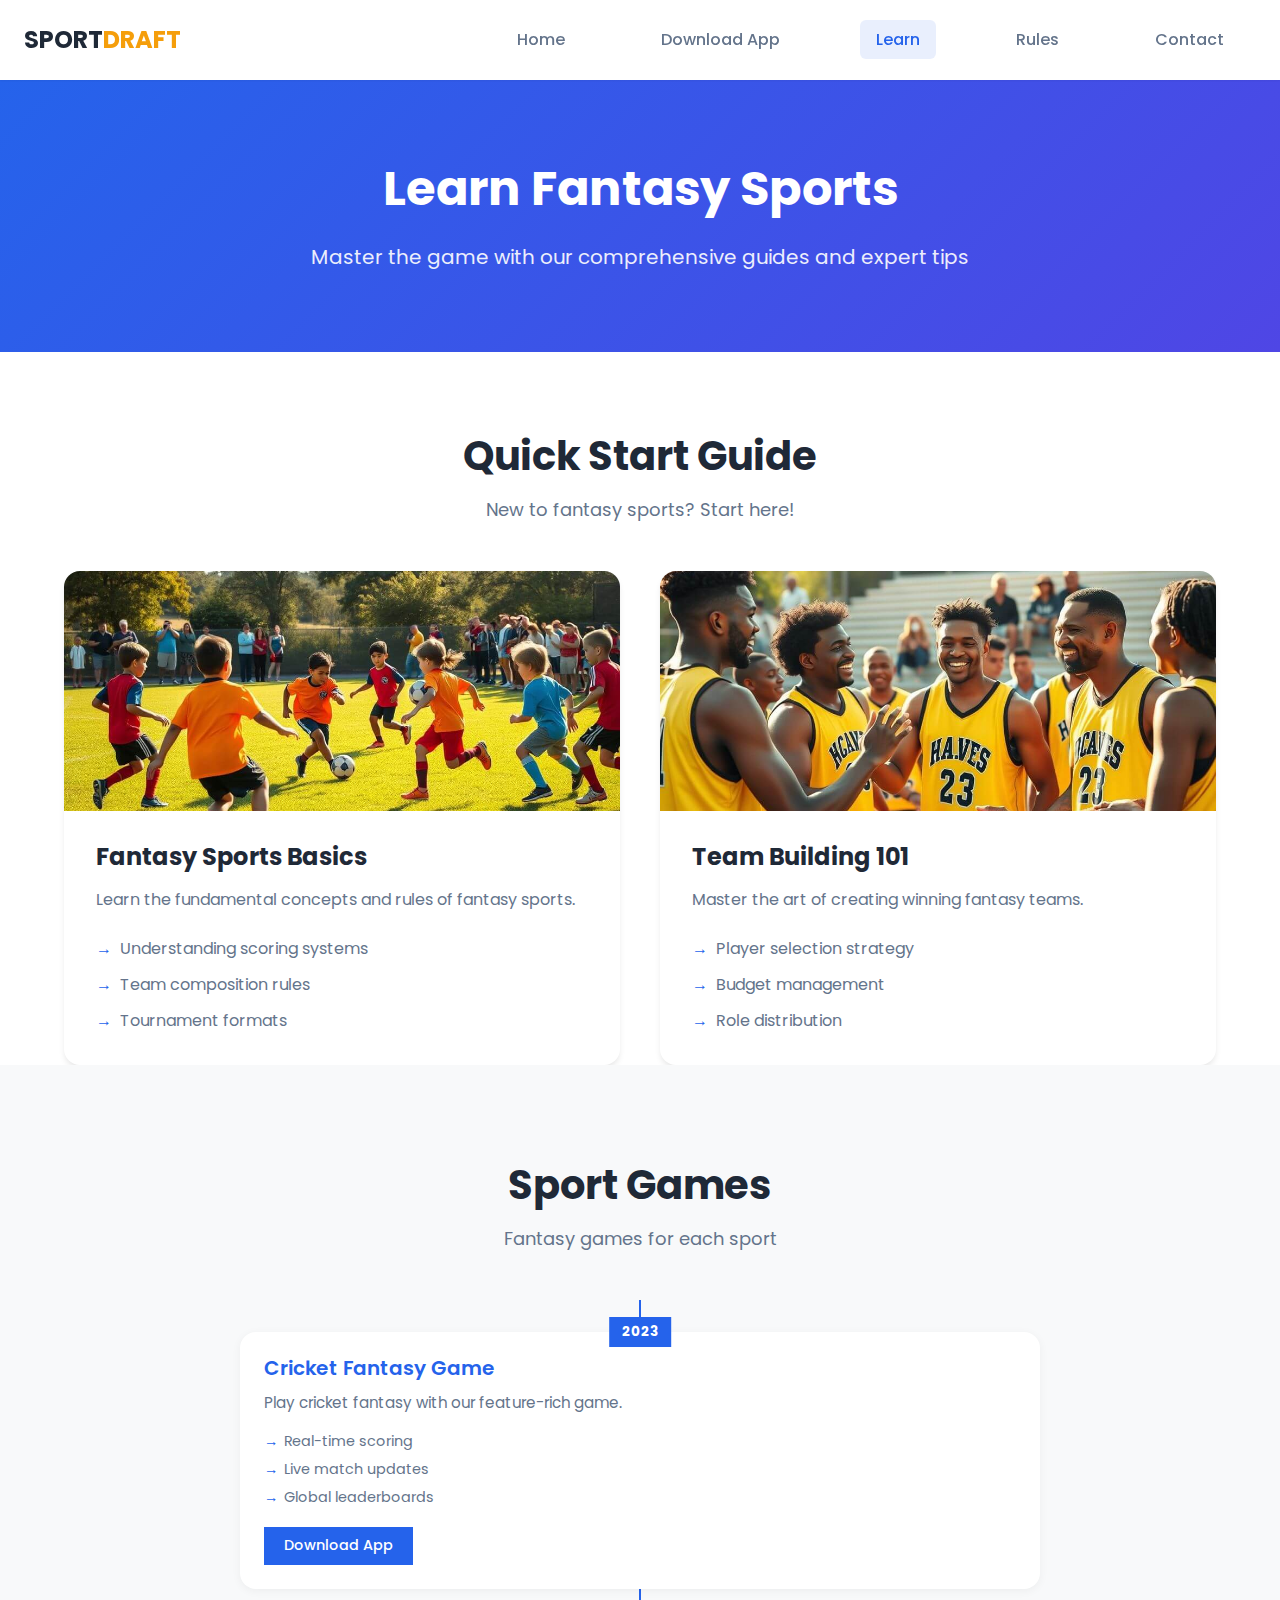
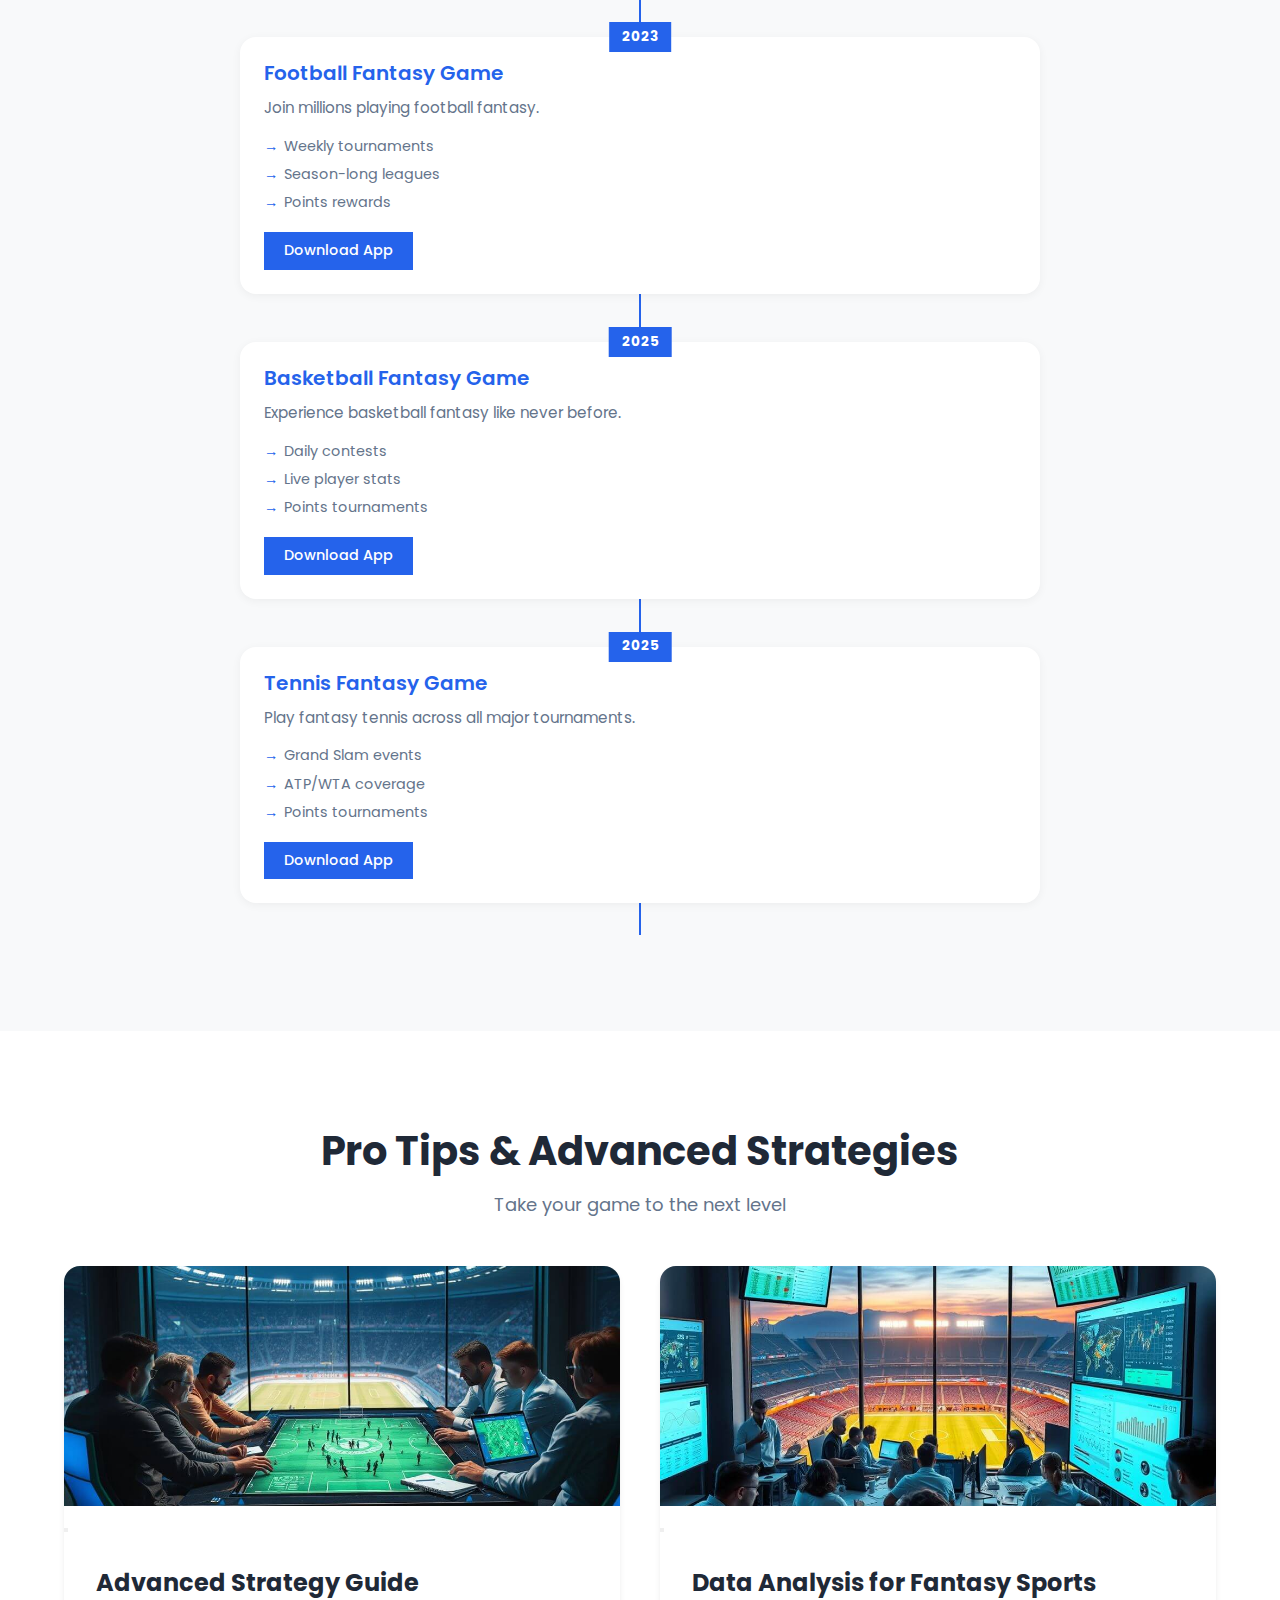
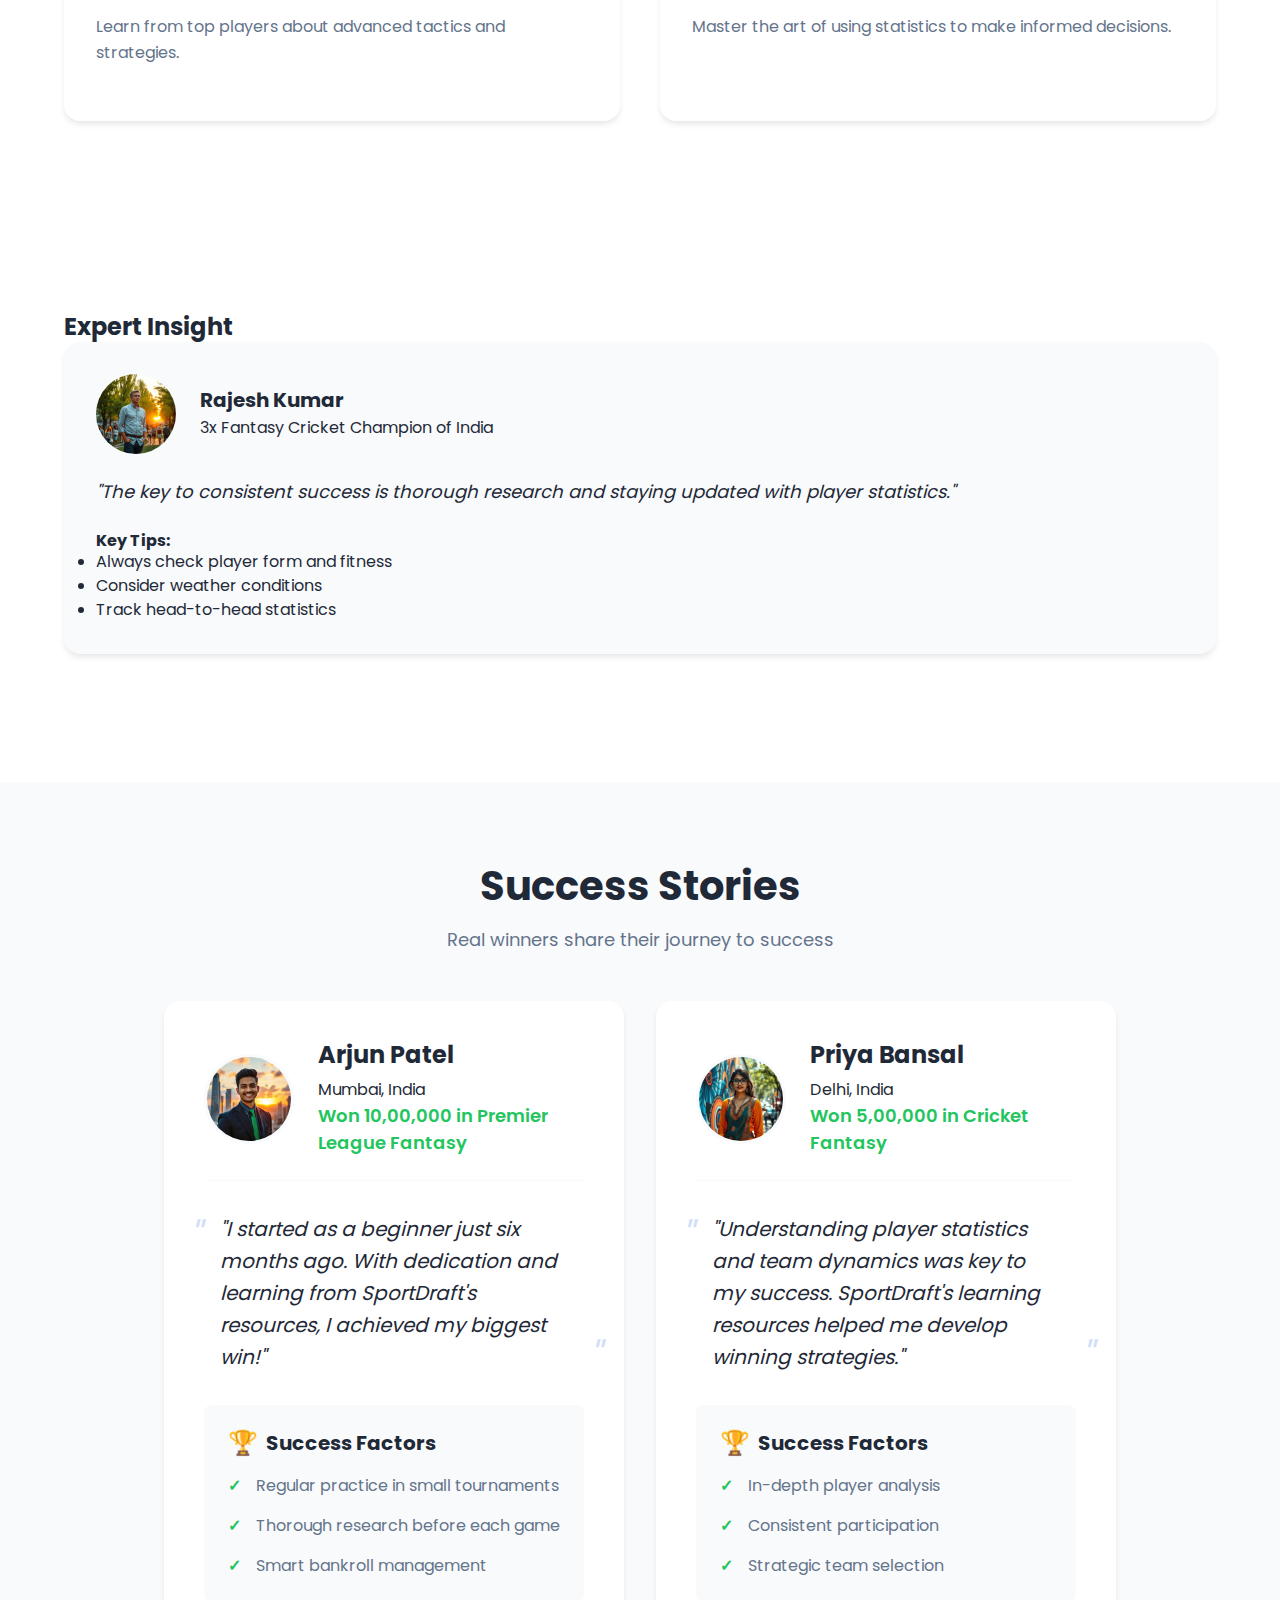
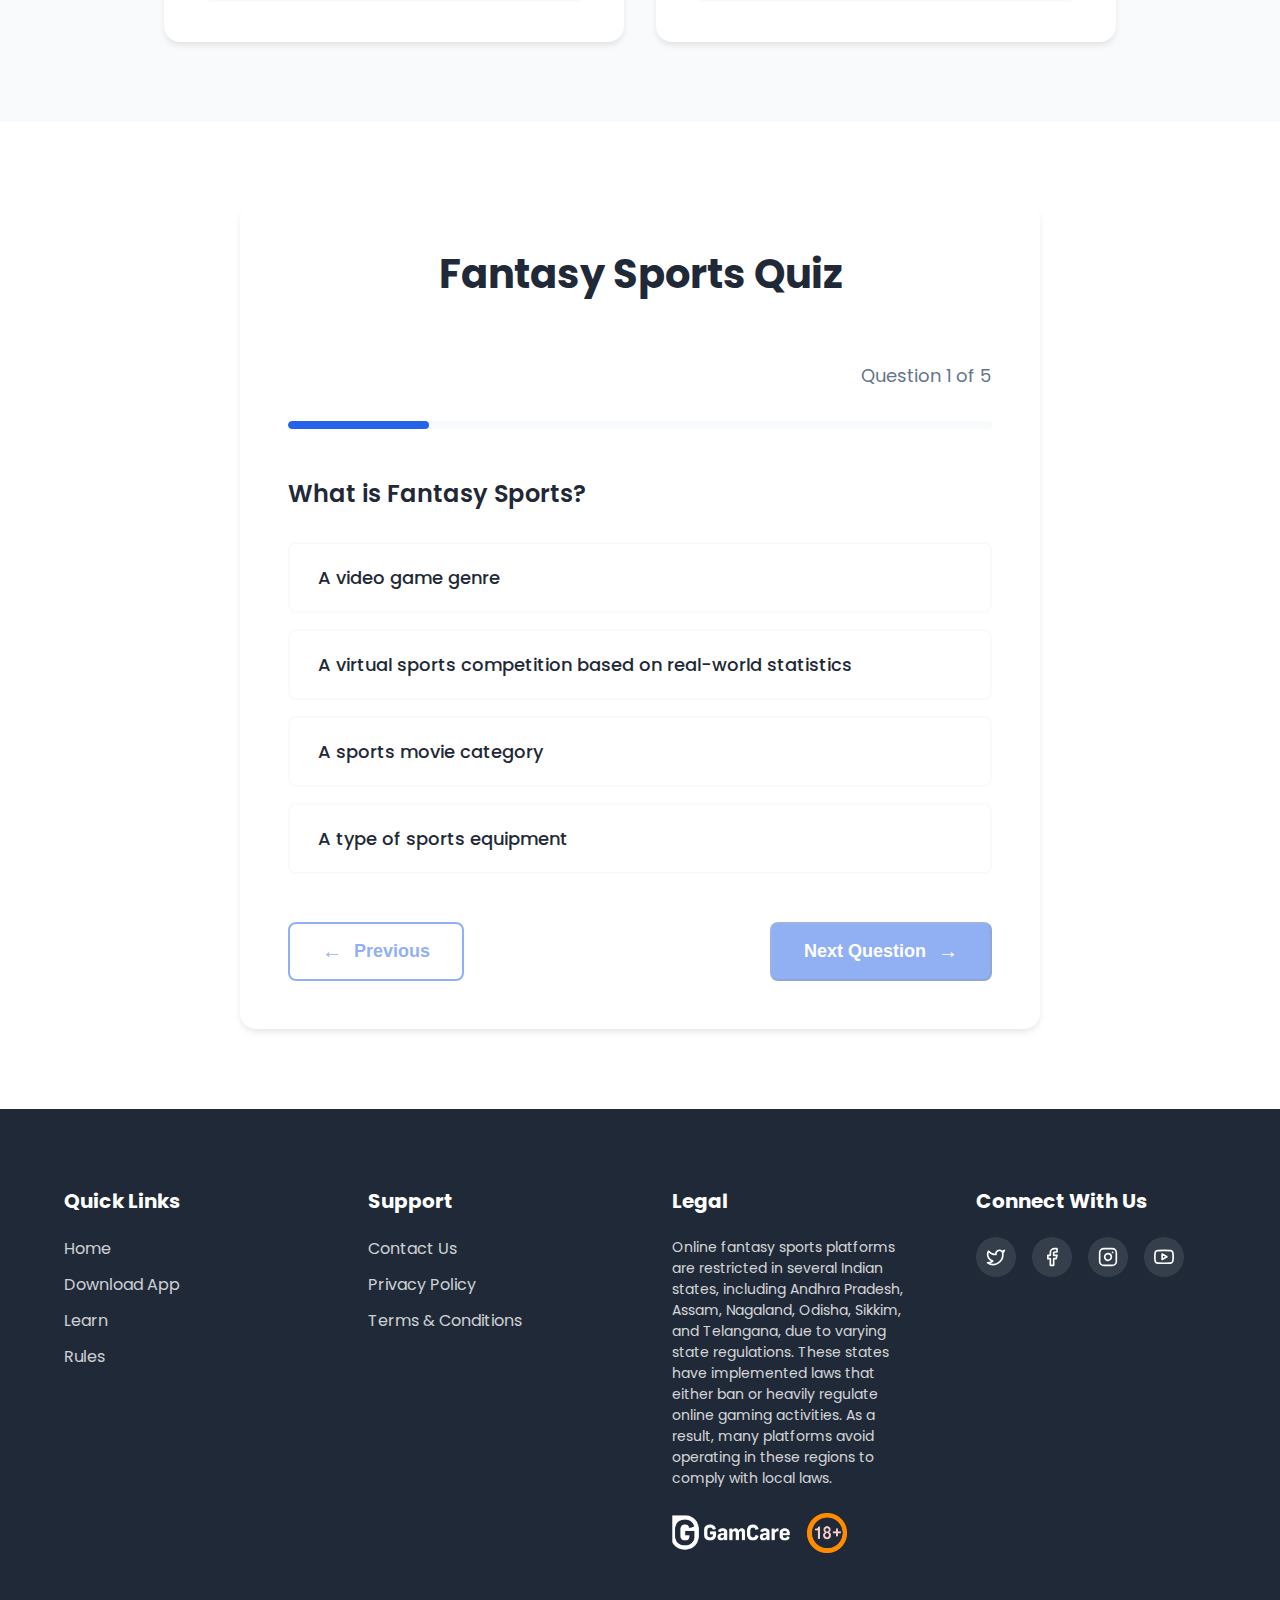
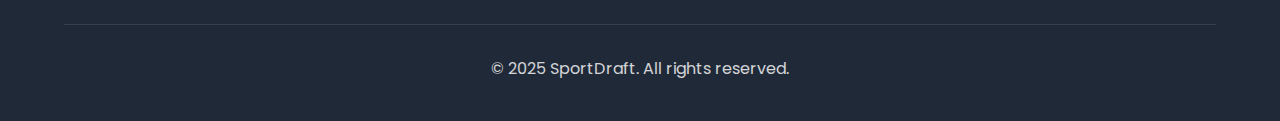
<file: learn/index.html>
<!DOCTYPE html>
<html lang="en">
<head>
    <meta charset="UTF-8">
    <meta name="viewport" content="width=device-width, initial-scale=1.0">
    <meta name="description" content="Learn - SportDraft">
    <title>Learn - SportDraft</title>
    <link rel="stylesheet" href="/css/style.css">
    <link rel="stylesheet" href="/css/mobile.css">
    <link rel="stylesheet" href="/css/learn.css">
</head>
<body class="learn-page">
    <!-- Header -->
		<header class="main-header">
			<nav class="nav-container">
					<div class="logo">
							<a href="/">
									<span class="logo-text">SPORT<span class="accent">DRAFT</span></span>
							</a>
					</div>
					<button class="menu-toggle" aria-label="Toggle Menu">
							<span></span>
							<span></span>
							<span></span>
					</button>
					<ul class="nav-links">
							<li><a href="/" class="nav-link">Home</a></li>
							<li><a href="/app-download" class="nav-link">Download App</a></li>
							<li><a href="/learn" class="nav-link active">Learn</a></li>
							<li><a href="/rules" class="nav-link">Rules</a></li>
							<li><a href="/contact" class="nav-link">Contact</a></li>
					</ul>
			</nav>
	</header>

    <main class="learn-page">
        <!-- Page Header -->
        <div class="page-header">
            <div class="container">
                <h1>Learn Fantasy Sports</h1>
                <p>Master the game with our comprehensive guides and expert tips</p>
            </div>
        </div>

        <!-- Quick Start Guide -->
        <section class="quick-start">
            <div class="container">
                <div class="section-title">
                    <h2>Quick Start Guide</h2>
                    <p>New to fantasy sports? Start here!</p>
                </div>
                <div class="learning-grid">
                    <div class="learning-card">
                        <img src="/img/basics.jpg" alt="Fantasy Sports Basics">
                        <div class="learning-content">
                            <h3>Fantasy Sports Basics</h3>
                            <p>Learn the fundamental concepts and rules of fantasy sports.</p>
                            <ul>
                                <li>Understanding scoring systems</li>
                                <li>Team composition rules</li>
                                <li>Tournament formats</li>
                            </ul>
                        </div>
                    </div>
                    <div class="learning-card">
                        <img src="/img/team-building.jpg" alt="Team Building">
                        <div class="learning-content">
                            <h3>Team Building 101</h3>
                            <p>Master the art of creating winning fantasy teams.</p>
                            <ul>
                                <li>Player selection strategy</li>
                                <li>Budget management</li>
                                <li>Role distribution</li>
                            </ul>
                        </div>
                    </div>
                </div>
            </div>
        </section>

        <!-- Sport-Specific Guides -->
        <section class="sport-guides">
            <div class="container">
                <div class="section-title">
                    <h2>Sport Games</h2>
                    <p>Fantasy games for each sport</p>
                </div>
                <div class="timeline-container">
                    <div class="timeline-line"></div>
                    
                    <div class="timeline-item">
                        <div class="timeline-dot"></div>
                        <div class="timeline-date">2023</div>
                        <div class="timeline-content">
                            <div class="timeline-text">
                                <h3>Cricket Fantasy Game</h3>
                                <p>Play cricket fantasy with our feature-rich game.</p>
                                <ul>
                                    <li>Real-time scoring</li>
                                    <li>Live match updates</li>
                                    <li>Global leaderboards</li>
                                </ul>
                                <a href="/app-download" class="timeline-btn">Download App</a>
                            </div>
                        </div>
                    </div>
                    
                    <div class="timeline-item">
                        <div class="timeline-dot"></div>
                        <div class="timeline-date">2023</div>
                        <div class="timeline-content">
                            <div class="timeline-text">
                                <h3>Football Fantasy Game</h3>
                                <p>Join millions playing football fantasy.</p>
                                <ul>
                                    <li>Weekly tournaments</li>
                                    <li>Season-long leagues</li>
                                    <li>Points rewards</li>
                                </ul>
                                <a href="/app-download" class="timeline-btn">Download App</a>
                            </div>
                        </div>
                    </div>
                    
                    <div class="timeline-item">
                        <div class="timeline-dot"></div>
                        <div class="timeline-date">2025</div>
                        <div class="timeline-content">
                            <div class="timeline-text">
                                <h3>Basketball Fantasy Game</h3>
                                <p>Experience basketball fantasy like never before.</p>
                                <ul>
                                    <li>Daily contests</li>
                                    <li>Live player stats</li>
                                    <li>Points tournaments</li>
                                </ul>
                                <a href="/app-download" class="timeline-btn">Download App</a>
                            </div>
                        </div>
                    </div>
                    
                    <div class="timeline-item">
                        <div class="timeline-dot"></div>
                        <div class="timeline-date">2025</div>
                        <div class="timeline-content">
                            <div class="timeline-text">
                                <h3>Tennis Fantasy Game</h3>
                                <p>Play fantasy tennis across all major tournaments.</p>
                                <ul>
                                    <li>Grand Slam events</li>
                                    <li>ATP/WTA coverage</li>
                                    <li>Points tournaments</li>
                                </ul>
                                <a href="/app-download" class="timeline-btn">Download App</a>
                            </div>
                        </div>
                    </div>
                </div>
            </div>
        </section>

        <!-- Pro Tips & Advanced Strategies -->
        <section class="pro-tips">
            <div class="container">
                <div class="section-title">
                    <h2>Pro Tips & Advanced Strategies</h2>
                    <p>Take your game to the next level</p>
                </div>
                <div class="learning-grid">
                    <div class="learning-card">
                        <div class="video-thumbnail">
                            <img src="/img/strategy.jpg" alt="Strategy Photo">
                            <button class="play-button" aria-label="Play Photo"></button>
                        </div>
                        <div class="learning-content">
                            <h3>Advanced Strategy Guide</h3>
                            <p>Learn from top players about advanced tactics and strategies.</p>
                        </div>
                    </div>
                    <div class="learning-card">
                        <div class="video-thumbnail">
                            <img src="/img/analysis.jpg" alt="Analysis Photo">
                            <button class="play-button" aria-label="Play Photo"></button>
                        </div>
                        <div class="learning-content">
                            <h3>Data Analysis for Fantasy Sports</h3>
                            <p>Master the art of using statistics to make informed decisions.</p>
                        </div>
                    </div>
                </div>
            </div>
        </section>

        <!-- Expert Insight -->
        <section class="expert-interviews">
            <div class="container">
                <h2>Expert Insight</h2>
                <div class="expert-card">
                    <div class="expert-info">
                        <img src="/img/expert1.jpg" alt="John Smith" class="expert-avatar">
                        <div class="expert-details">
                            <h3>Rajesh Kumar</h3>
                            <span>3x Fantasy Cricket Champion of India</span>
                        </div>
                    </div>
                    <div class="expert-quote">
                        "The key to consistent success is thorough research and staying updated with player statistics."
                    </div>
                    <div class="expert-tips">
                        <h4>Key Tips:</h4>
                        <ul>
                            <li>Always check player form and fitness</li>
                            <li>Consider weather conditions</li>
                            <li>Track head-to-head statistics</li>
                        </ul>
                    </div>
                </div>
            </div>
        </section>

        <!-- Success Stories -->
        <section class="success-stories">
            <div class="container">
                <div class="section-title">
                    <h2>Success Stories</h2>
                    <p>Real winners share their journey to success</p>
                </div>
                <div class="success-grid">
                    <div class="success-card">
                        <div class="success-info">
                            <img src="/img/winner1.jpg" alt="Arjun Patel">
                            <div class="success-details">
                                <h3>Arjun Patel</h3>
																<span>Mumbai, India</span>
                                <p>Won 10,00,000 in Premier League Fantasy</p>
                            </div>
                        </div>
                        <div class="success-quote">
                            "I started as a beginner just six months ago. With dedication and learning from SportDraft's resources, I achieved my biggest win!"
                        </div>
                        <div class="success-factors">
                            <h4>Success Factors</h4>
                            <ul>
                                <li>Regular practice in small tournaments</li>
                                <li>Thorough research before each game</li>
                                <li>Smart bankroll management</li>
                            </ul>
                        </div>
                    </div>
                    <div class="success-card">
                        <div class="success-info">
                            <img src="/img/winner2.jpg" alt="Priya Sharma">
                            <div class="success-details">
                                <h3>Priya Bansal</h3>
																<span>Delhi, India</span>
                                <p>Won 5,00,000 in Cricket Fantasy</p>
                            </div>
                        </div>
                        <div class="success-quote">
                            "Understanding player statistics and team dynamics was key to my success. SportDraft's learning resources helped me develop winning strategies."
                        </div>
                        <div class="success-factors">
                            <h4>Success Factors</h4>
                            <ul>
                                <li>In-depth player analysis</li>
                                <li>Consistent participation</li>
                                <li>Strategic team selection</li>
                            </ul>
                        </div>
                    </div>
                </div>
            </div>
        </section>

        <!-- Interactive Quiz -->
        <section class="quiz-section">
            <div class="container">
                <div class="quiz-container">
                    <div class="quiz-header">
                        <h2>Fantasy Sports Quiz</h2>
                    </div>
                    <div class="quiz-progress-info">Question 1 of 5</div>
                    <div class="quiz-progress-bar">
                        <div class="quiz-progress-fill" style="width: 20%"></div>
                    </div>
                    <div class="quiz-content">
                        <div class="quiz-question">Loading question...</div>
                        <div class="quiz-options"></div>
                    </div>
                    <div class="quiz-navigation">
                        <button class="quiz-nav-button previous" disabled>Previous</button>
                        <button class="quiz-nav-button next" disabled>Next Question</button>
                    </div>
                </div>
            </div>
        </section>
    </main>

    <!-- Footer -->
		<footer class="main-footer">
			<div class="container">
					<div class="footer-grid">
							<div class="footer-section">
									<h3>Quick Links</h3>
									<ul>
											<li><a href="/">Home</a></li>
											<li><a href="/app-download">Download App</a></li>
											<li><a href="/learn">Learn</a></li>
											<li><a href="/rules">Rules</a></li>
									</ul>
							</div>
							<div class="footer-section">
									<h3>Support</h3>
									<ul>
											<li><a href="/contact">Contact Us</a></li>
											<li><a href="/privacy-policy">Privacy Policy</a></li>
											<li><a href="/terms-conditions">Terms & Conditions</a></li>
									</ul>
							</div>
							<div class="footer-section">
									<h3>Legal</h3>
									<div class="restricted-states">
																						<p>Online fantasy sports platforms are restricted in several Indian states, including Andhra Pradesh, Assam, Nagaland, Odisha, Sikkim, and Telangana, due to varying state regulations. These states have implemented laws that either ban or heavily regulate online gaming activities. As a result, many platforms avoid operating in these regions to comply with local laws.</p>

									</div>
									<div class="footer-icons">
											<a href="https://www.gamcare.org.uk/" target="_blank"><img src="/img/6.png" alt="18+ Only" class="age-icon"></a>
											<img src="/img/18.png" alt="Gamcare" class="secure-icon">
									</div>
							</div>
							<div class="footer-section">
									<h3>Connect With Us</h3>
									<div class="social-links">
											<a href="/contact" class="social-link">
													<img src="/img/twitter.svg" alt="Twitter">
											</a>
											<a href="/contact" class="social-link">
													<img src="/img/facebook.svg" alt="Facebook">
											</a>
											<a href="/contact" class="social-link">
													<img src="/img/instagram.svg" alt="Instagram">
											</a>
											<a href="/contact" class="social-link">
													<img src="/img/youtube.svg" alt="YouTube">
											</a>
									</div>
							</div>
					</div>
					<div class="footer-bottom">
							<p>© 2025 SportDraft. All rights reserved.</p>
					</div>
			</div>
	</footer>

    <script src="/js/main.js"></script>
    <script src="/js/quiz.js"></script>
</body>
</html>
</file>
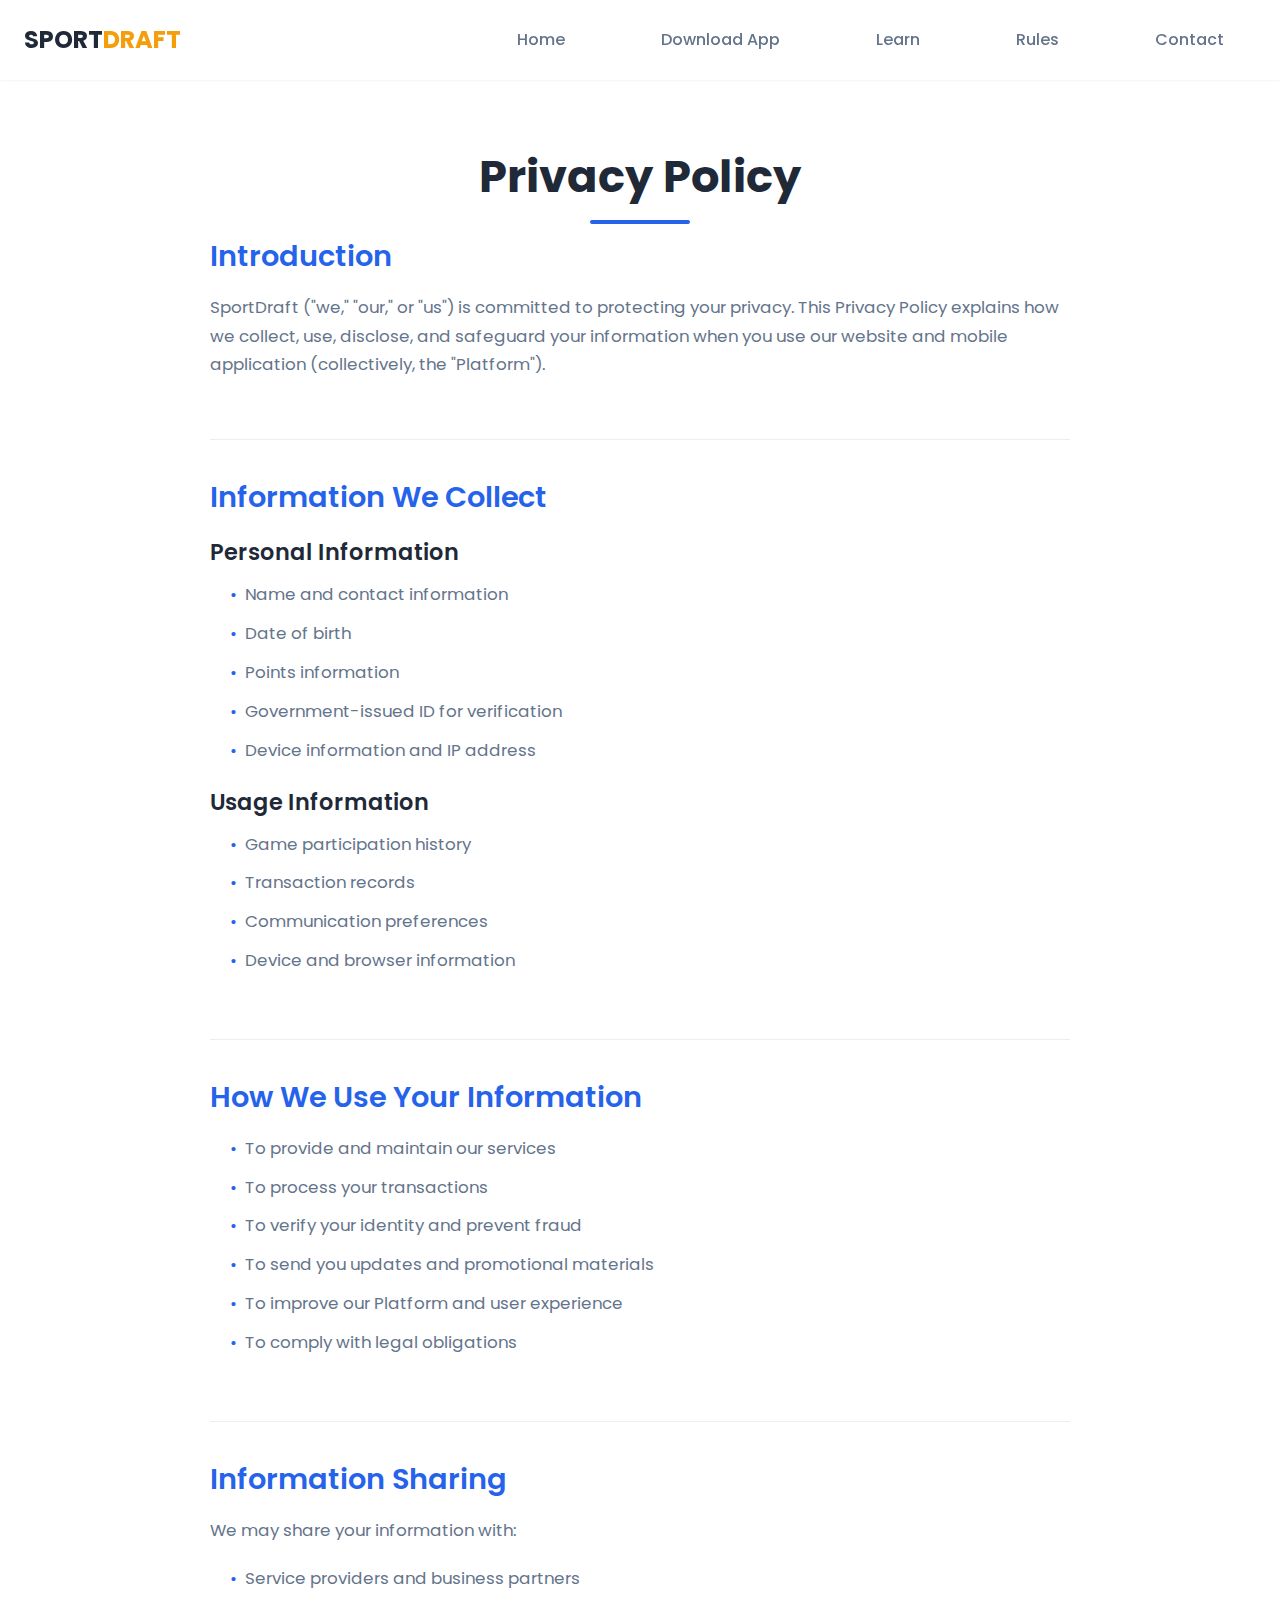
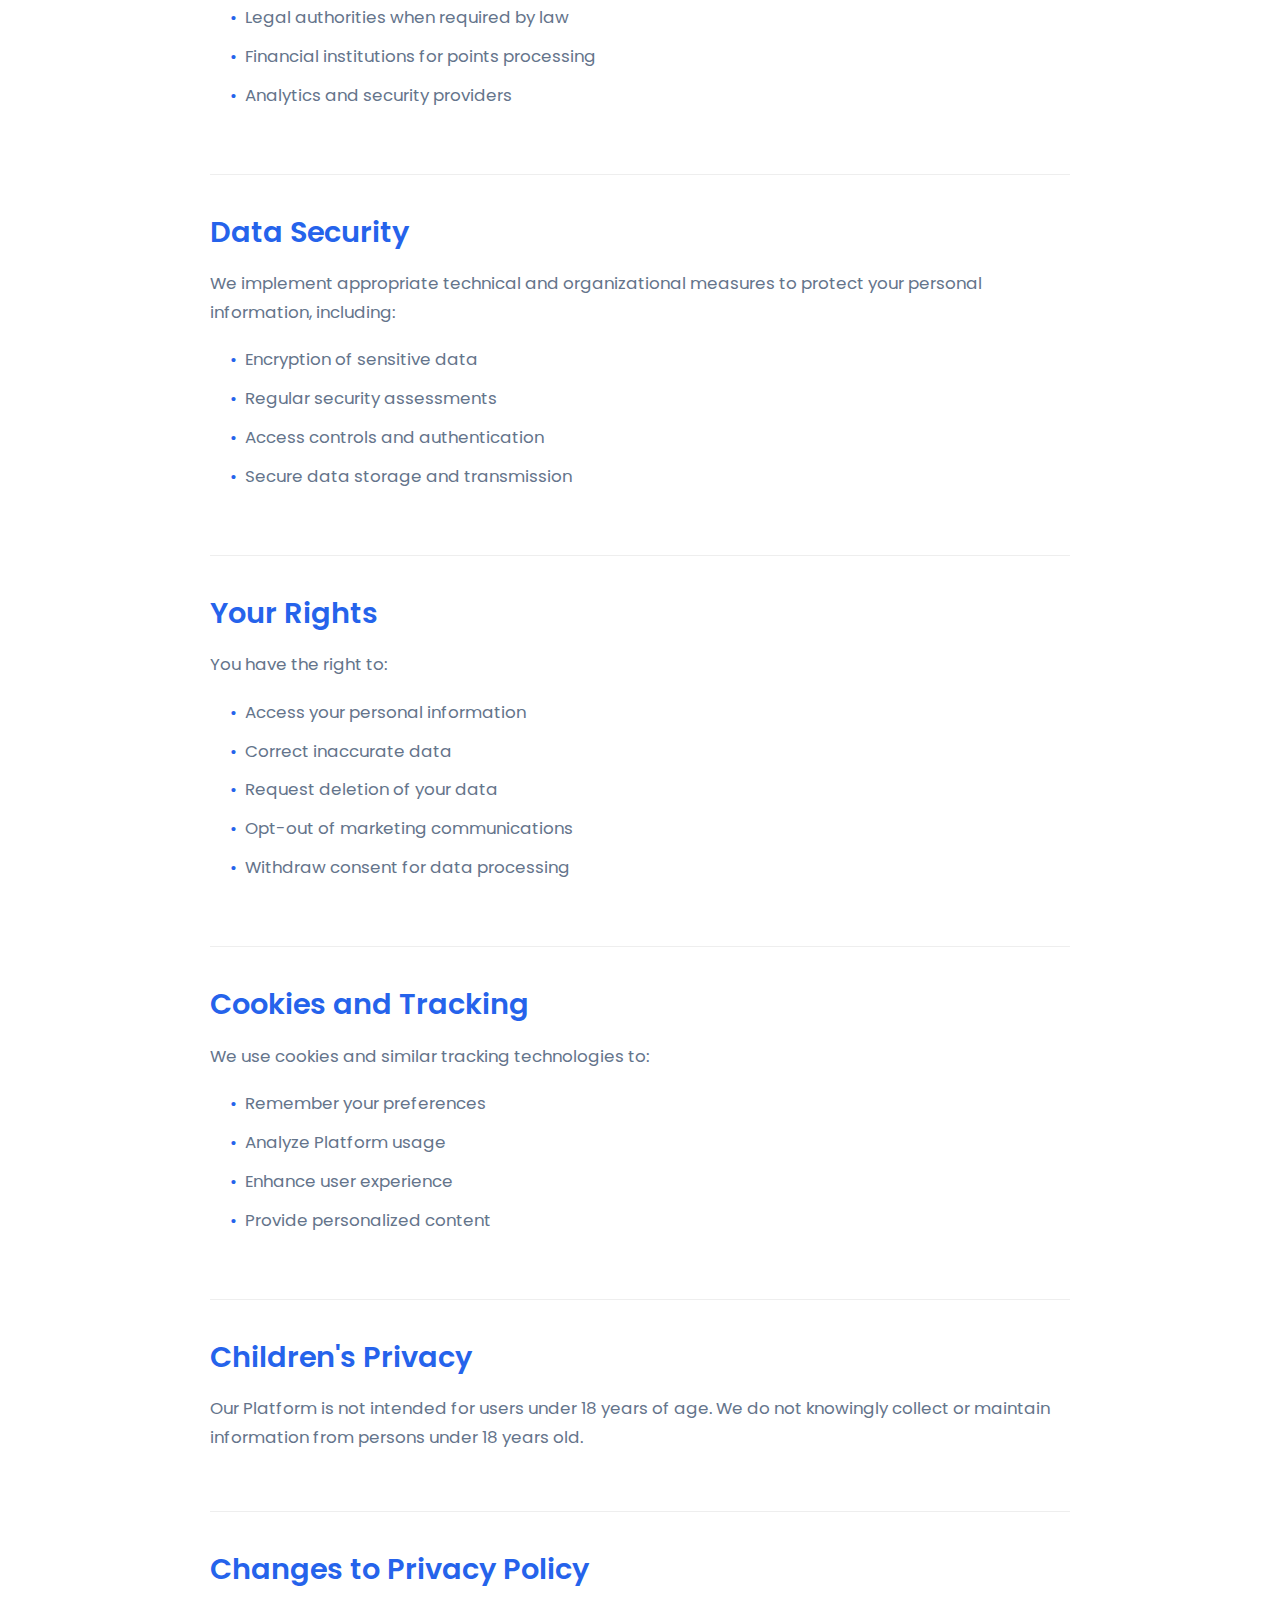
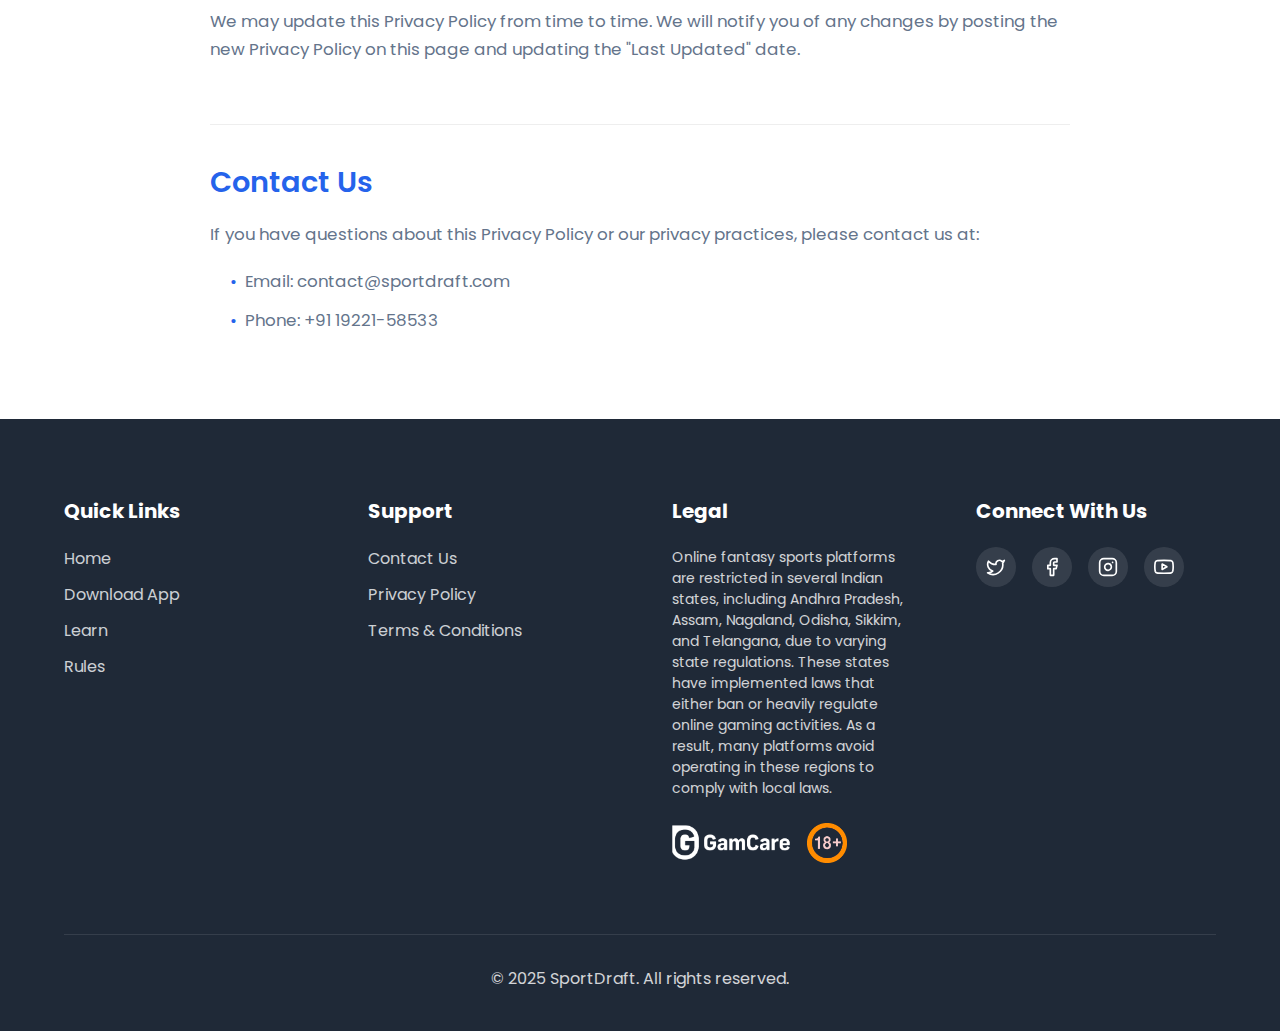
<file: privacy-policy/index.html>
<!DOCTYPE html>
<html lang="en">
<head>
    <meta charset="UTF-8">
    <meta name="viewport" content="width=device-width, initial-scale=1.0">
    <meta name="description" content="Privacy Policy - SportDraft">
    <title>Privacy Policy - SportDraft</title>
    <link rel="stylesheet" href="/css/style.css">
    <link rel="stylesheet" href="/css/mobile.css">
    <link rel="stylesheet" href="/css/legal.css">
</head>
<body class="privacy-policy-page">
    <!-- Header -->
		<header class="main-header">
			<nav class="nav-container">
					<div class="logo">
							<a href="/">
									<span class="logo-text">SPORT<span class="accent">DRAFT</span></span>
							</a>
					</div>
					<button class="menu-toggle" aria-label="Toggle Menu">
							<span></span>
							<span></span>
							<span></span>
					</button>
					<ul class="nav-links">
							<li><a href="/" class="nav-link">Home</a></li>
							<li><a href="/app-download" class="nav-link">Download App</a></li>
							<li><a href="/learn" class="nav-link">Learn</a></li>
							<li><a href="/rules" class="nav-link">Rules</a></li>
							<li><a href="/contact" class="nav-link">Contact</a></li>
					</ul>
			</nav>
	</header>

    <main class="privacy-policy">
        <div class="container">
            <h1>Privacy Policy</h1>

            <section>
                <h2>Introduction</h2>
                <p>SportDraft ("we," "our," or "us") is committed to protecting your privacy. This Privacy Policy explains how we collect, use, disclose, and safeguard your information when you use our website and mobile application (collectively, the "Platform").</p>
            </section>

            <section>
                <h2>Information We Collect</h2>
                <h3>Personal Information</h3>
                <ul>
                    <li>Name and contact information</li>
                    <li>Date of birth</li>
                    <li>Points information</li>
                    <li>Government-issued ID for verification</li>
                    <li>Device information and IP address</li>
                </ul>

                <h3>Usage Information</h3>
                <ul>
                    <li>Game participation history</li>
                    <li>Transaction records</li>
                    <li>Communication preferences</li>
                    <li>Device and browser information</li>
                </ul>
            </section>

            <section>
                <h2>How We Use Your Information</h2>
                <ul>
                    <li>To provide and maintain our services</li>
                    <li>To process your transactions</li>
                    <li>To verify your identity and prevent fraud</li>
                    <li>To send you updates and promotional materials</li>
                    <li>To improve our Platform and user experience</li>
                    <li>To comply with legal obligations</li>
                </ul>
            </section>

            <section>
                <h2>Information Sharing</h2>
                <p>We may share your information with:</p>
                <ul>
                    <li>Service providers and business partners</li>
                    <li>Legal authorities when required by law</li>
                    <li>Financial institutions for points processing</li>
                    <li>Analytics and security providers</li>
                </ul>
            </section>

            <section>
                <h2>Data Security</h2>
                <p>We implement appropriate technical and organizational measures to protect your personal information, including:</p>
                <ul>
                    <li>Encryption of sensitive data</li>
                    <li>Regular security assessments</li>
                    <li>Access controls and authentication</li>
                    <li>Secure data storage and transmission</li>
                </ul>
            </section>

            <section>
                <h2>Your Rights</h2>
                <p>You have the right to:</p>
                <ul>
                    <li>Access your personal information</li>
                    <li>Correct inaccurate data</li>
                    <li>Request deletion of your data</li>
                    <li>Opt-out of marketing communications</li>
                    <li>Withdraw consent for data processing</li>
                </ul>
            </section>

            <section>
                <h2>Cookies and Tracking</h2>
                <p>We use cookies and similar tracking technologies to:</p>
                <ul>
                    <li>Remember your preferences</li>
                    <li>Analyze Platform usage</li>
                    <li>Enhance user experience</li>
                    <li>Provide personalized content</li>
                </ul>
            </section>

            <section>
                <h2>Children's Privacy</h2>
                <p>Our Platform is not intended for users under 18 years of age. We do not knowingly collect or maintain information from persons under 18 years old.</p>
            </section>

            <section>
                <h2>Changes to Privacy Policy</h2>
                <p>We may update this Privacy Policy from time to time. We will notify you of any changes by posting the new Privacy Policy on this page and updating the "Last Updated" date.</p>
            </section>

            <section>
                <h2>Contact Us</h2>
                <p>If you have questions about this Privacy Policy or our privacy practices, please contact us at:</p>
                <ul>
                    <li>Email: <a href="mailto:contact@sportdraft.com">contact@sportdraft.com</a></li>
                    <li>Phone: <a href="tel:+911922158533">+91 19221-58533</a></li>
                </ul>
            </section>
        </div>
    </main>

    <!-- Footer -->
		<footer class="main-footer">
			<div class="container">
					<div class="footer-grid">
							<div class="footer-section">
									<h3>Quick Links</h3>
									<ul>
											<li><a href="/">Home</a></li>
											<li><a href="/app-download">Download App</a></li>
											<li><a href="/learn">Learn</a></li>
											<li><a href="/rules">Rules</a></li>
									</ul>
							</div>
							<div class="footer-section">
									<h3>Support</h3>
									<ul>
											<li><a href="/contact">Contact Us</a></li>
											<li><a href="/privacy-policy">Privacy Policy</a></li>
											<li><a href="/terms-conditions">Terms & Conditions</a></li>
									</ul>
							</div>
							<div class="footer-section">
									<h3>Legal</h3>
									<div class="restricted-states">
																						<p>Online fantasy sports platforms are restricted in several Indian states, including Andhra Pradesh, Assam, Nagaland, Odisha, Sikkim, and Telangana, due to varying state regulations. These states have implemented laws that either ban or heavily regulate online gaming activities. As a result, many platforms avoid operating in these regions to comply with local laws.</p>

									</div>
									<div class="footer-icons">
											<a href="https://www.gamcare.org.uk/" target="_blank"><img src="/img/6.png" alt="18+ Only" class="age-icon"></a>
											<img src="/img/18.png" alt="Gamcare" class="secure-icon">
									</div>
							</div>
							<div class="footer-section">
									<h3>Connect With Us</h3>
									<div class="social-links">
											<a href="/contact" class="social-link">
													<img src="/img/twitter.svg" alt="Twitter">
											</a>
											<a href="/contact" class="social-link">
													<img src="/img/facebook.svg" alt="Facebook">
											</a>
											<a href="/contact" class="social-link">
													<img src="/img/instagram.svg" alt="Instagram">
											</a>
											<a href="/contact" class="social-link">
													<img src="/img/youtube.svg" alt="YouTube">
											</a>
									</div>
							</div>
					</div>
					<div class="footer-bottom">
							<p>© 2025 SportDraft. All rights reserved.</p>
					</div>
			</div>
	</footer>

    <script src="/js/main.js"></script>
</body>
</html>
</file>
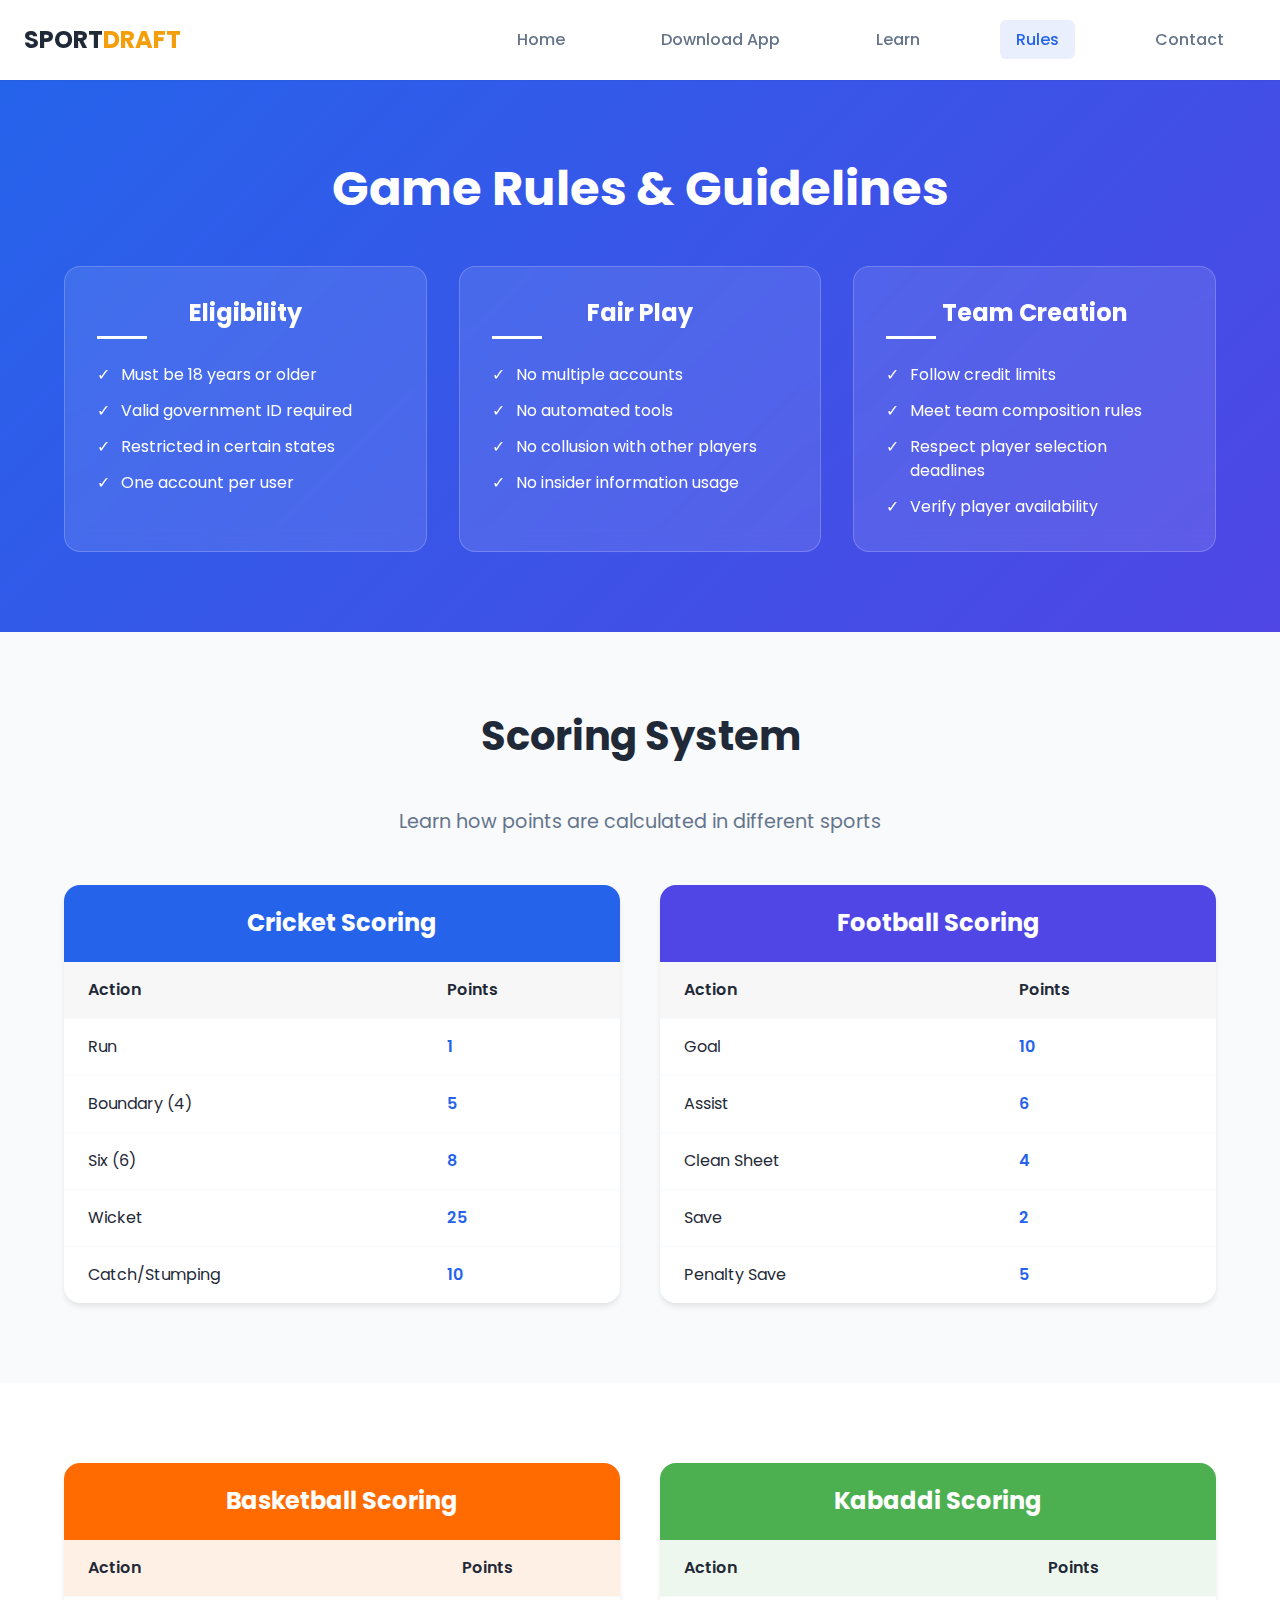
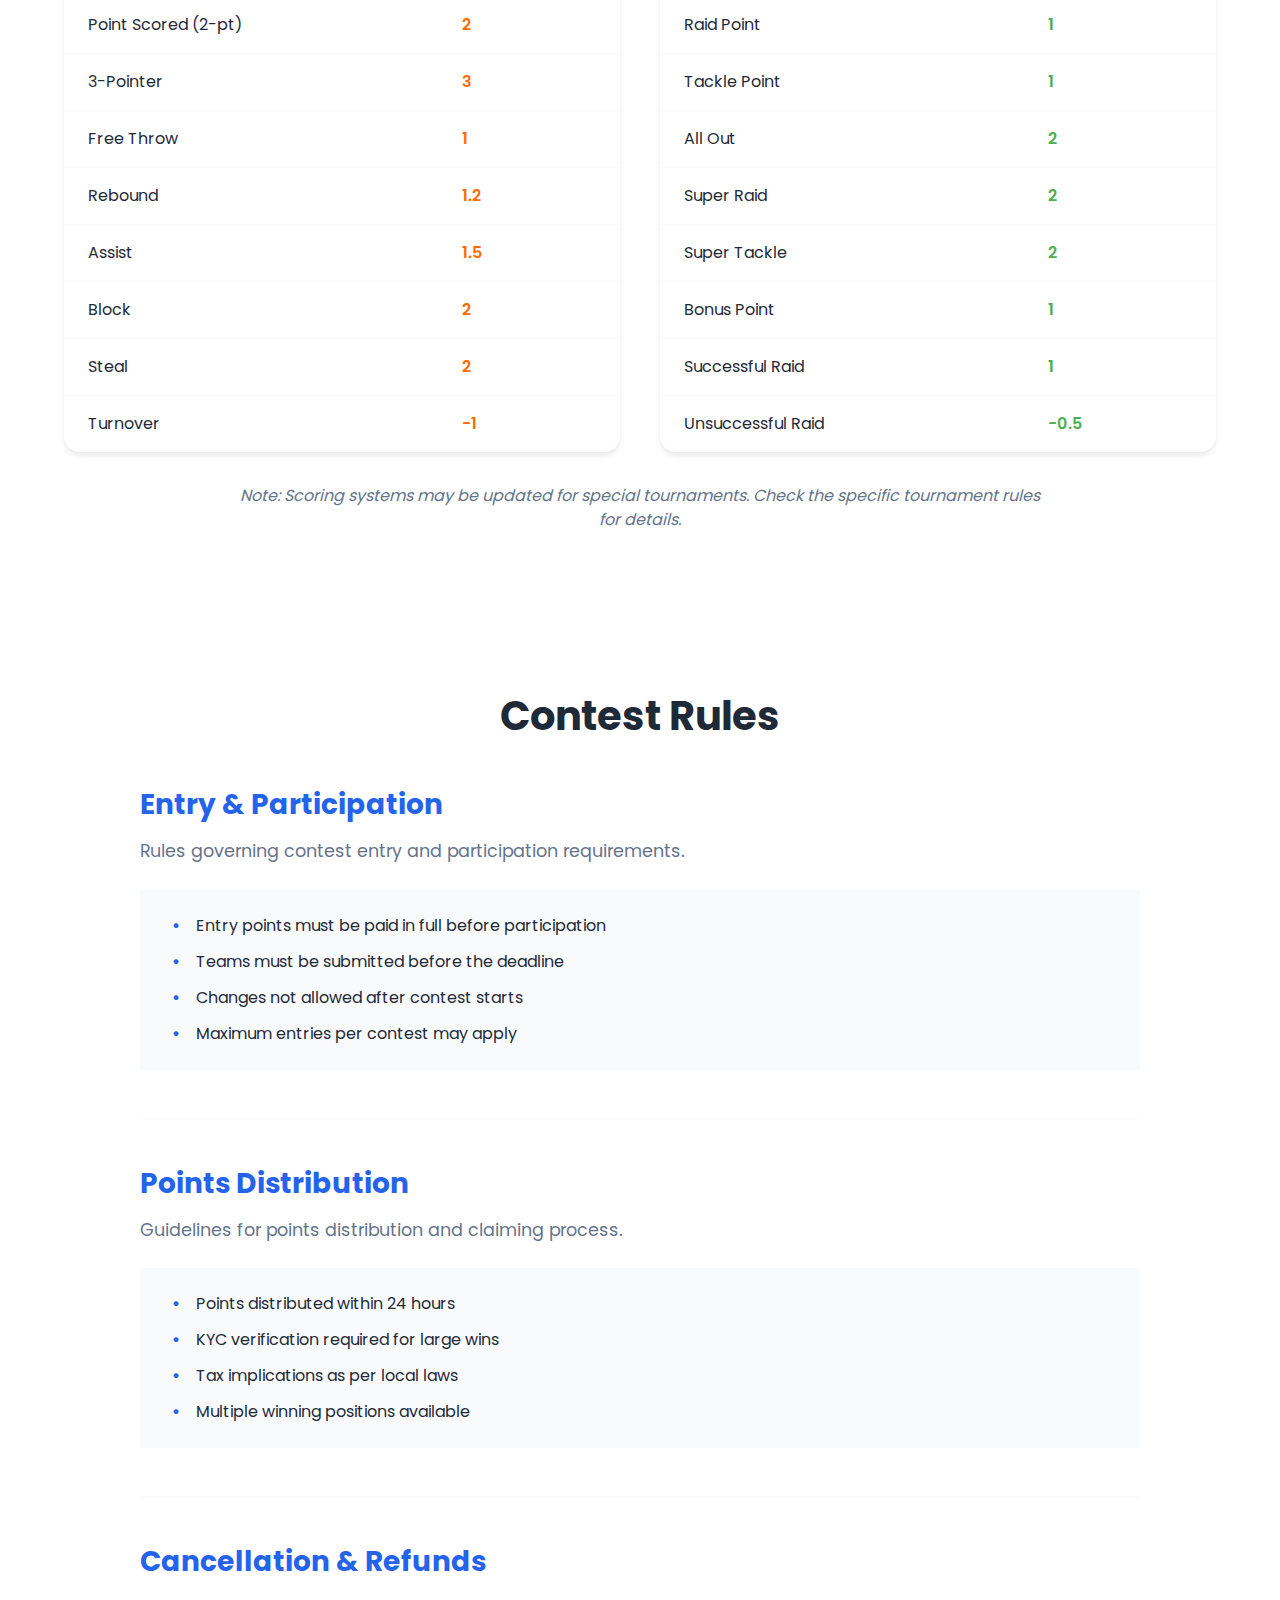
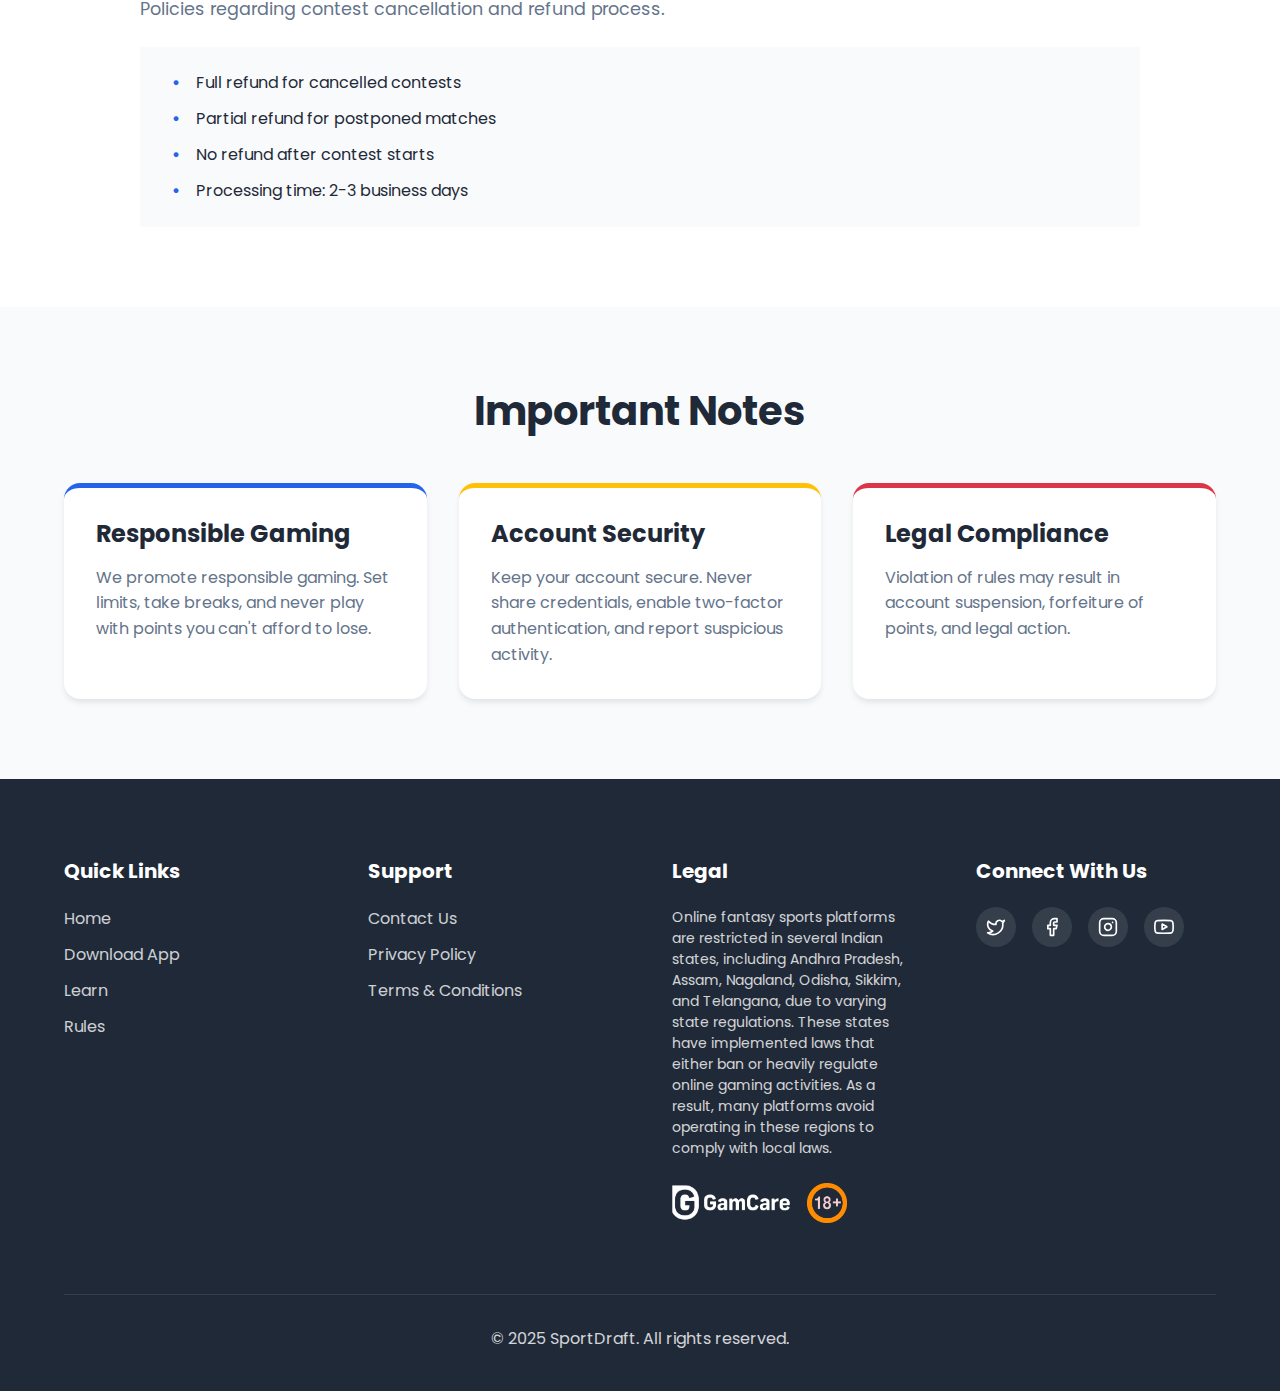
<file: rules/index.html>
<!DOCTYPE html>
<html lang="en">
<head>
    <meta charset="UTF-8">
    <meta name="viewport" content="width=device-width, initial-scale=1.0">
    <meta name="description" content="Rules - SportDraft">
    <title>Rules - SportDraft</title>
    <link rel="stylesheet" href="/css/style.css">
    <link rel="stylesheet" href="/css/mobile.css">
    <link rel="stylesheet" href="/css/rules.css">
</head>
<body class="rules-page">
    <!-- Header -->
		<header class="main-header">
			<nav class="nav-container">
					<div class="logo">
							<a href="/">
									<span class="logo-text">SPORT<span class="accent">DRAFT</span></span>
							</a>
					</div>
					<button class="menu-toggle" aria-label="Toggle Menu">
							<span></span>
							<span></span>
							<span></span>
					</button>
					<ul class="nav-links">
							<li><a href="/" class="nav-link">Home</a></li>
							<li><a href="/app-download" class="nav-link">Download App</a></li>
							<li><a href="/learn" class="nav-link">Learn</a></li>
							<li><a href="/rules" class="nav-link active">Rules</a></li>
							<li><a href="/contact" class="nav-link">Contact</a></li>
					</ul>
			</nav>
	</header>

    <main class="rules-page">
        <!-- Rules Overview -->
        <section class="rules-overview">
            <div class="container">
                <h1>Game Rules & Guidelines</h1>
                <div class="rules-grid">
                    <div class="rule-card">
                        <h3>Eligibility</h3>
                        <ul>
                            <li>Must be 18 years or older</li>
                            <li>Valid government ID required</li>
                            <li>Restricted in certain states</li>
                            <li>One account per user</li>
                        </ul>
                    </div>
                    <div class="rule-card">
                        <h3>Fair Play</h3>
                        <ul>
                            <li>No multiple accounts</li>
                            <li>No automated tools</li>
                            <li>No collusion with other players</li>
                            <li>No insider information usage</li>
                        </ul>
                    </div>
                    <div class="rule-card">
                        <h3>Team Creation</h3>
                        <ul>
                            <li>Follow credit limits</li>
                            <li>Meet team composition rules</li>
                            <li>Respect player selection deadlines</li>
                            <li>Verify player availability</li>
                        </ul>
                    </div>
                </div>
            </div>
        </section>

        <!-- Scoring System -->
        <section class="scoring-system">
            <div class="container">
                <h2>Scoring System</h2>
								<p class="section-subtitle">Learn how points are calculated in different sports</p>
                <div class="scoring-grid">
                    <div class="scoring-card cricket">
                        <h3>Cricket Scoring</h3>
                        <table>
                            <tr>
                                <th>Action</th>
                                <th>Points</th>
                            </tr>
                            <tr>
                                <td>Run</td>
                                <td>1</td>
                            </tr>
                            <tr>
                                <td>Boundary (4)</td>
                                <td>5</td>
                            </tr>
                            <tr>
                                <td>Six (6)</td>
                                <td>8</td>
                            </tr>
                            <tr>
                                <td>Wicket</td>
                                <td>25</td>
                            </tr>
                            <tr>
                                <td>Catch/Stumping</td>
                                <td>10</td>
                            </tr>
                        </table>
                    </div>
                    <div class="scoring-card football">
                        <h3>Football Scoring</h3>
                        <table>
                            <tr>
                                <th>Action</th>
                                <th>Points</th>
                            </tr>
                            <tr>
                                <td>Goal</td>
                                <td>10</td>
                            </tr>
                            <tr>
                                <td>Assist</td>
                                <td>6</td>
                            </tr>
                            <tr>
                                <td>Clean Sheet</td>
                                <td>4</td>
                            </tr>
                            <tr>
                                <td>Save</td>
                                <td>2</td>
                            </tr>
                            <tr>
                                <td>Penalty Save</td>
                                <td>5</td>
                            </tr>
                        </table>
                    </div>
                </div>
            </div>
        </section>

				 <!-- Scoring System -->
				 <section class="scoring-system-section">
					<div class="container">
							<div class="scoring-grid">
									<div class="scoring-card basketball">
											<h3>Basketball Scoring</h3>
											<table>
													<tr>
															<th>Action</th>
															<th>Points</th>
													</tr>
													<tr>
															<td>Point Scored (2-pt)</td>
															<td>2</td>
													</tr>
													<tr>
															<td>3-Pointer</td>
															<td>3</td>
													</tr>
													<tr>
															<td>Free Throw</td>
															<td>1</td>
													</tr>
													<tr>
															<td>Rebound</td>
															<td>1.2</td>
													</tr>
													<tr>
															<td>Assist</td>
															<td>1.5</td>
													</tr>
													<tr>
															<td>Block</td>
															<td>2</td>
													</tr>
													<tr>
															<td>Steal</td>
															<td>2</td>
													</tr>
													<tr>
															<td>Turnover</td>
															<td>-1</td>
													</tr>
											</table>
									</div>
									<div class="scoring-card kabaddi">
											<h3>Kabaddi Scoring</h3>
											<table>
													<tr>
															<th>Action</th>
															<th>Points</th>
													</tr>
													<tr>
															<td>Raid Point</td>
															<td>1</td>
													</tr>
													<tr>
															<td>Tackle Point</td>
															<td>1</td>
													</tr>
													<tr>
															<td>All Out</td>
															<td>2</td>
													</tr>
													<tr>
															<td>Super Raid</td>
															<td>2</td>
													</tr>
													<tr>
															<td>Super Tackle</td>
															<td>2</td>
													</tr>
													<tr>
															<td>Bonus Point</td>
															<td>1</td>
													</tr>
													<tr>
															<td>Successful Raid</td>
															<td>1</td>
													</tr>
													<tr>
															<td>Unsuccessful Raid</td>
															<td>-0.5</td>
													</tr>
											</table>
									</div>
							</div>
							<div class="scoring-note">
									<p>Note: Scoring systems may be updated for special tournaments. Check the specific tournament rules for details.</p>
							</div>
					</div>
			</section>

        <!-- Contest Rules -->
        <section class="contest-rules">
            <div class="container">
                <h2>Contest Rules</h2>
                <div class="rules-list">
                    <div class="rule-item">
                        <h3>Entry & Participation</h3>
                        <p>Rules governing contest entry and participation requirements.</p>
                        <ul>
                            <li>Entry points must be paid in full before participation</li>
                            <li>Teams must be submitted before the deadline</li>
                            <li>Changes not allowed after contest starts</li>
                            <li>Maximum entries per contest may apply</li>
                        </ul>
                    </div>
                    <div class="rule-item">
                        <h3>Points Distribution</h3>
                        <p>Guidelines for points distribution and claiming process.</p>
                        <ul>
                            <li>Points distributed within 24 hours</li>
                            <li>KYC verification required for large wins</li>
                            <li>Tax implications as per local laws</li>
                            <li>Multiple winning positions available</li>
                        </ul>
                    </div>
                    <div class="rule-item">
                        <h3>Cancellation & Refunds</h3>
                        <p>Policies regarding contest cancellation and refund process.</p>
                        <ul>
                            <li>Full refund for cancelled contests</li>
                            <li>Partial refund for postponed matches</li>
                            <li>No refund after contest starts</li>
                            <li>Processing time: 2-3 business days</li>
                        </ul>
                    </div>
                </div>
            </div>
        </section>

        <!-- Important Notes -->
        <section class="important-notes">
            <div class="container">
                <h2>Important Notes</h2>
                <div class="notes-grid">
                    <div class="note-card">
                        <h3>Responsible Gaming</h3>
                        <p>We promote responsible gaming. Set limits, take breaks, and never play with points you can't afford to lose.</p>
                    </div>
                    <div class="note-card warning">
                        <h3>Account Security</h3>
                        <p>Keep your account secure. Never share credentials, enable two-factor authentication, and report suspicious activity.</p>
                    </div>
                    <div class="note-card danger">
                        <h3>Legal Compliance</h3>
                        <p>Violation of rules may result in account suspension, forfeiture of points, and legal action.</p>
                    </div>
                </div>
            </div>
        </section>
    </main>

    <!-- Footer -->
		<footer class="main-footer">
			<div class="container">
					<div class="footer-grid">
							<div class="footer-section">
									<h3>Quick Links</h3>
									<ul>
											<li><a href="/">Home</a></li>
											<li><a href="/app-download">Download App</a></li>
											<li><a href="/learn">Learn</a></li>
											<li><a href="/rules">Rules</a></li>
									</ul>
							</div>
							<div class="footer-section">
									<h3>Support</h3>
									<ul>
											<li><a href="/contact">Contact Us</a></li>
											<li><a href="/privacy-policy">Privacy Policy</a></li>
											<li><a href="/terms-conditions">Terms & Conditions</a></li>
									</ul>
							</div>
							<div class="footer-section">
									<h3>Legal</h3>
									<div class="restricted-states">
																						<p>Online fantasy sports platforms are restricted in several Indian states, including Andhra Pradesh, Assam, Nagaland, Odisha, Sikkim, and Telangana, due to varying state regulations. These states have implemented laws that either ban or heavily regulate online gaming activities. As a result, many platforms avoid operating in these regions to comply with local laws.</p>

									</div>
									<div class="footer-icons">
											<a href="https://www.gamcare.org.uk/" target="_blank"><img src="/img/6.png" alt="18+ Only" class="age-icon"></a>
											<img src="/img/18.png" alt="Gamcare" class="secure-icon">
									</div>
							</div>
							<div class="footer-section">
									<h3>Connect With Us</h3>
									<div class="social-links">
											<a href="/contact" class="social-link">
													<img src="/img/twitter.svg" alt="Twitter">
											</a>
											<a href="/contact" class="social-link">
													<img src="/img/facebook.svg" alt="Facebook">
											</a>
											<a href="/contact" class="social-link">
													<img src="/img/instagram.svg" alt="Instagram">
											</a>
											<a href="/contact" class="social-link">
													<img src="/img/youtube.svg" alt="YouTube">
											</a>
									</div>
							</div>
					</div>
					<div class="footer-bottom">
							<p>© 2025 SportDraft. All rights reserved.</p>
					</div>
			</div>
	</footer>

    <script src="/js/main.js"></script>
</body>
</html>
</file>
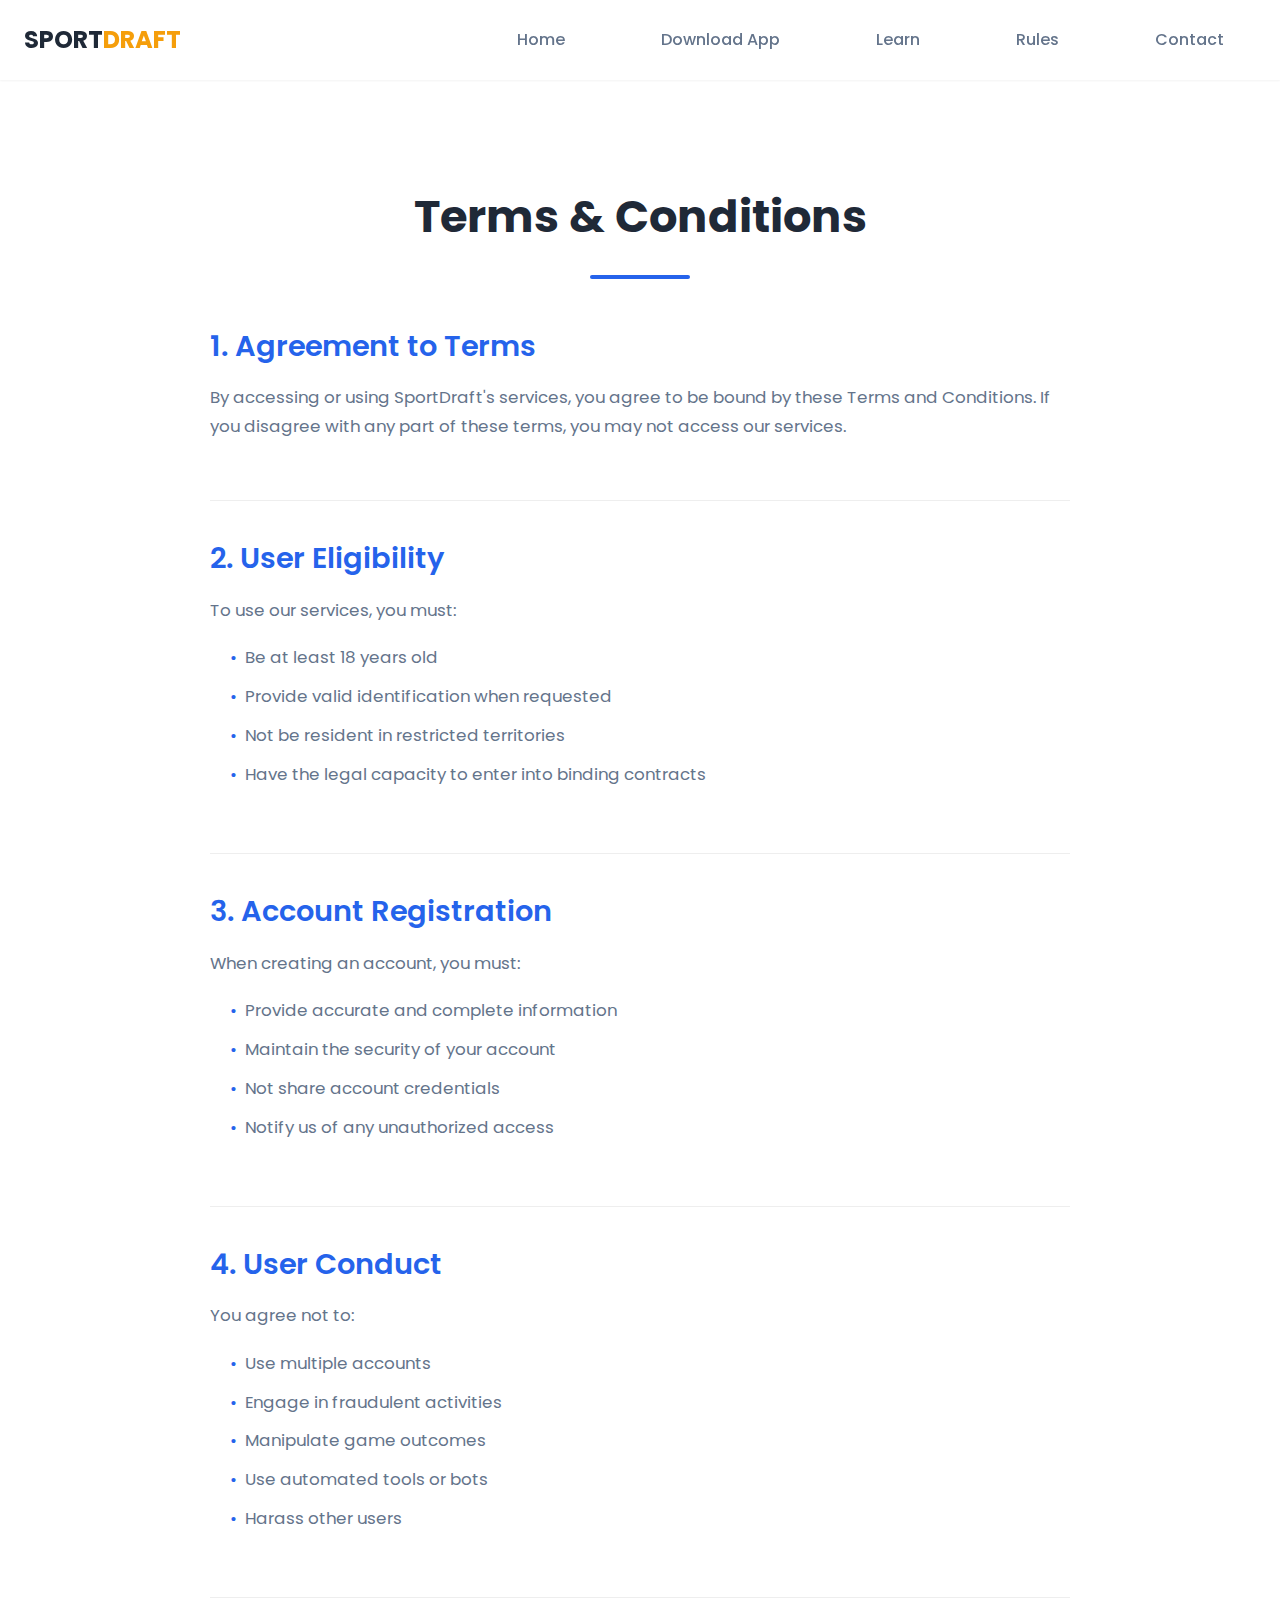
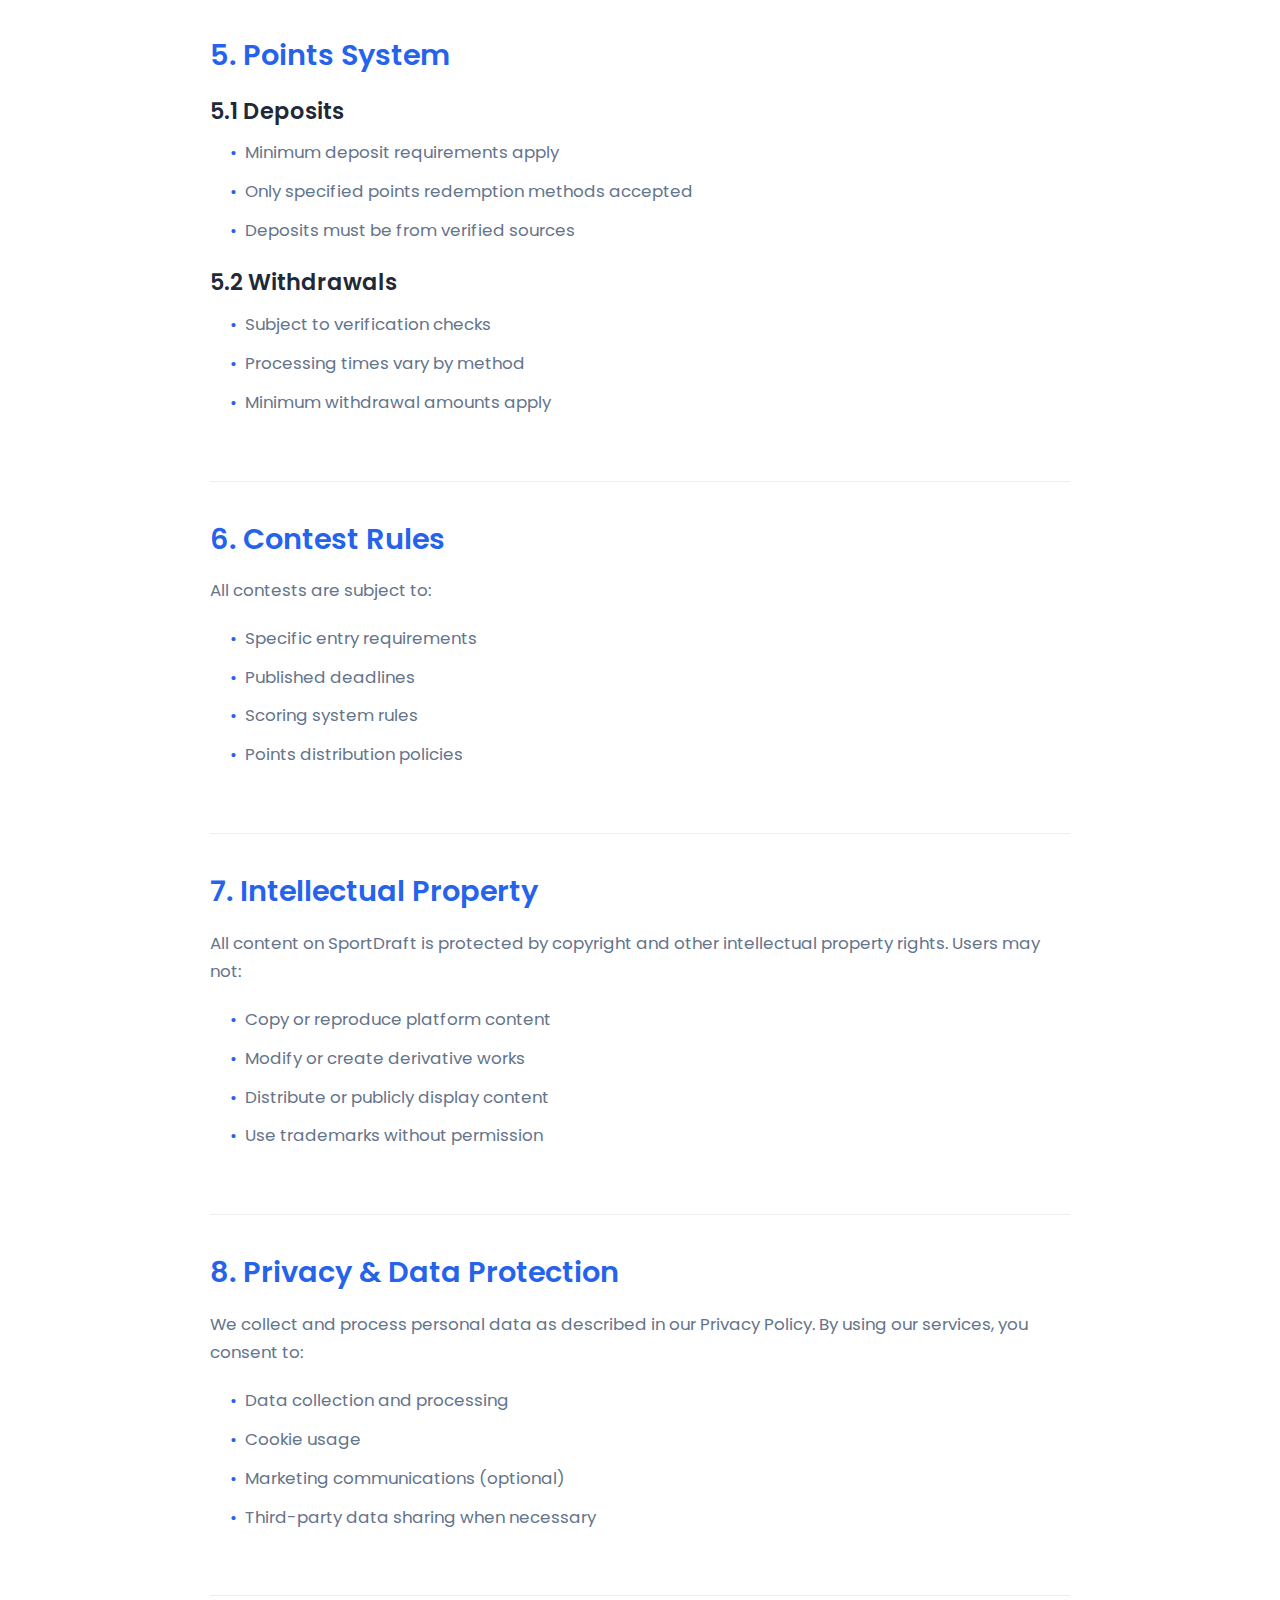
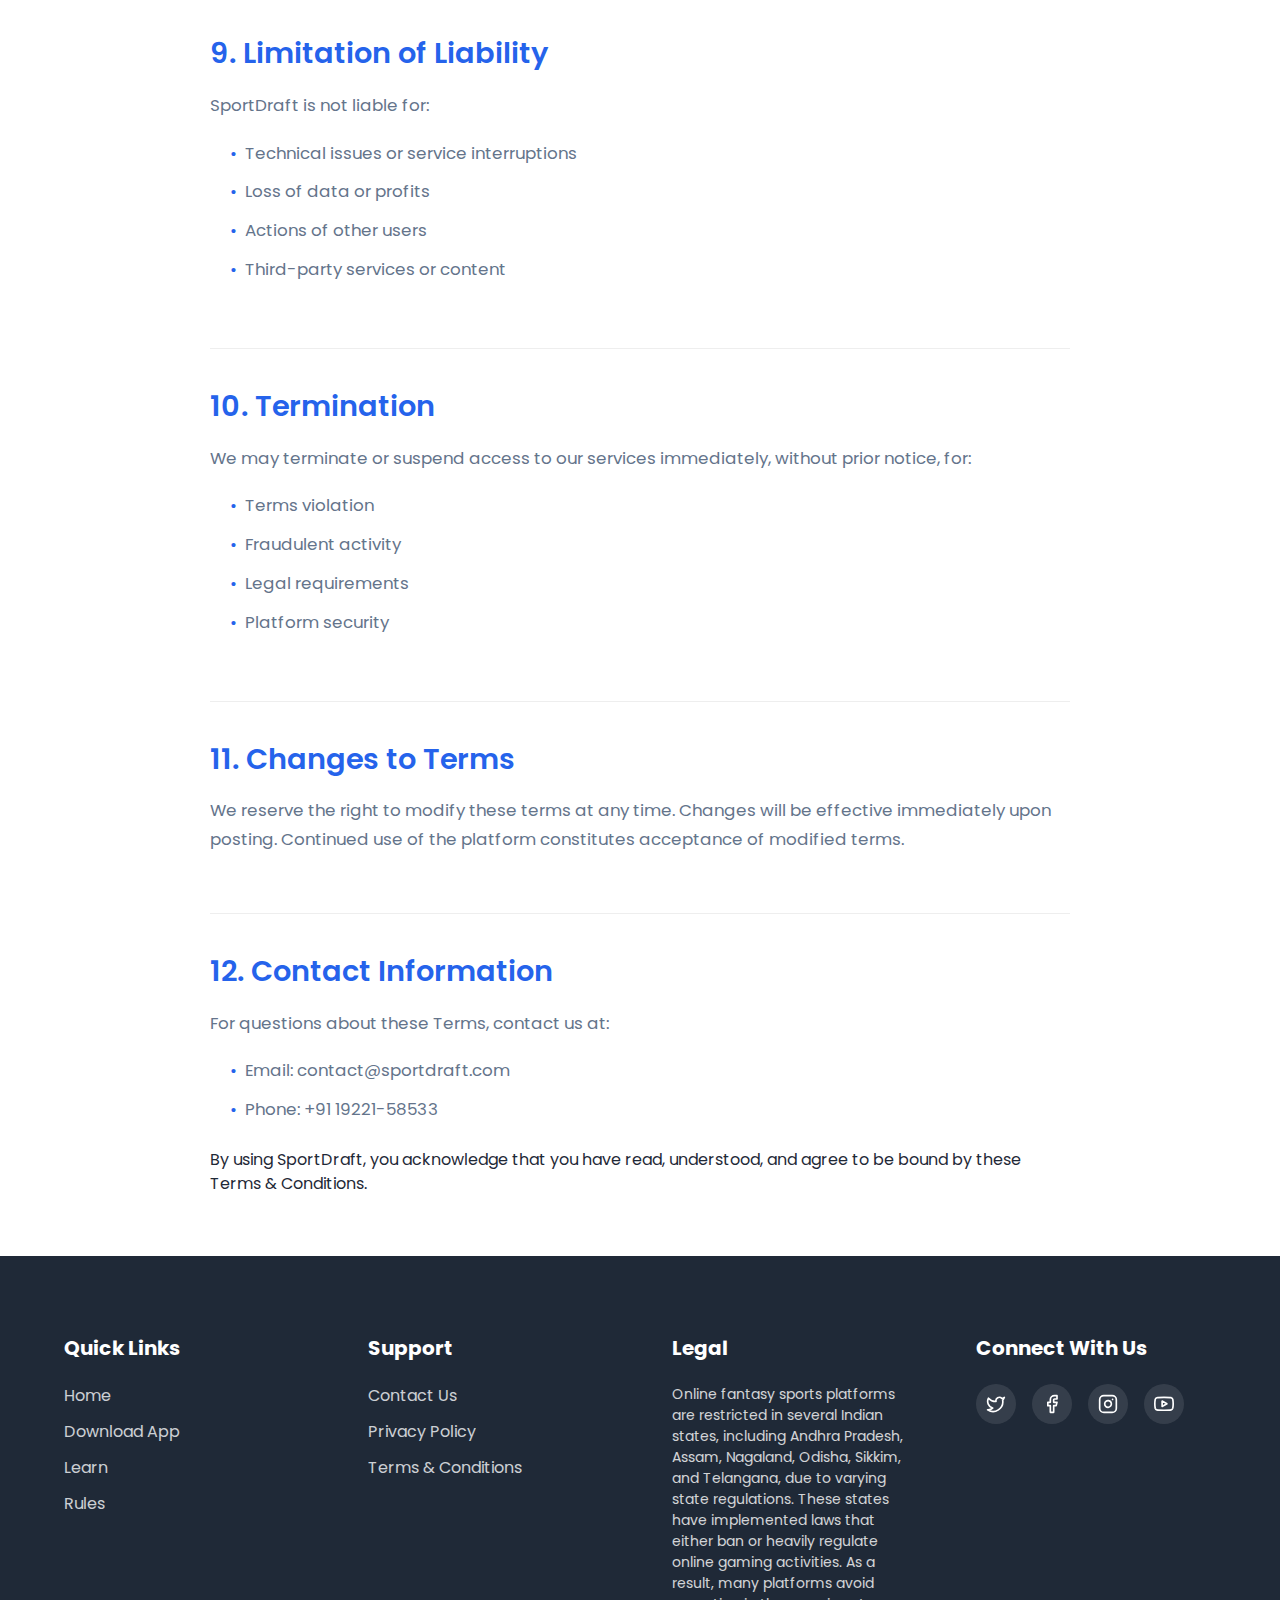
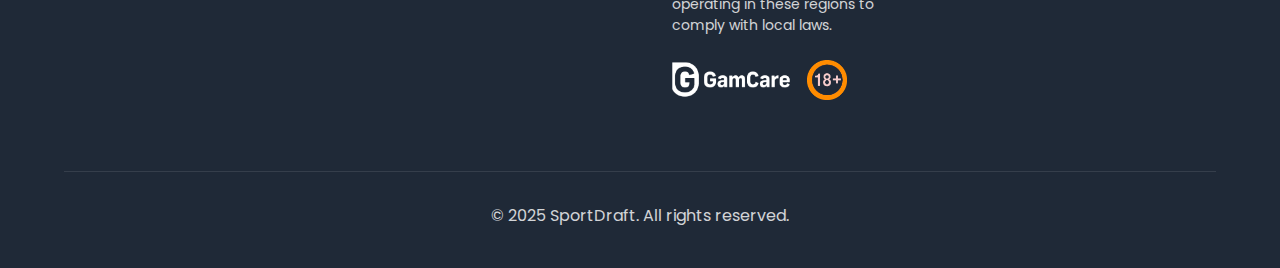
<file: terms-conditions/index.html>
<!DOCTYPE html>
<html lang="en">
<head>
    <meta charset="UTF-8">
    <meta name="viewport" content="width=device-width, initial-scale=1.0">
    <meta name="description" content="Terms and Conditions - SportDraft">
    <title>Terms & Conditions - SportDraft</title>
    <link rel="stylesheet" href="/css/style.css">
    <link rel="stylesheet" href="/css/mobile.css">
    <link rel="stylesheet" href="/css/legal.css">
</head>
<body class="legal-page">
    <!-- Header -->
		<header class="main-header">
			<nav class="nav-container">
					<div class="logo">
							<a href="/">
									<span class="logo-text">SPORT<span class="accent">DRAFT</span></span>
							</a>
					</div>
					<button class="menu-toggle" aria-label="Toggle Menu">
							<span></span>
							<span></span>
							<span></span>
					</button>
					<ul class="nav-links">
							<li><a href="/" class="nav-link">Home</a></li>
							<li><a href="/app-download" class="nav-link">Download App</a></li>
							<li><a href="/learn" class="nav-link">Learn</a></li>
							<li><a href="/rules" class="nav-link">Rules</a></li>
							<li><a href="/contact" class="nav-link">Contact</a></li>
					</ul>
			</nav>
	</header>

    <main class="legal-page">
        <div class="legal-container">
            <div class="legal-header">
                <h1>Terms & Conditions</h1>
            </div>

            <div class="legal-content">
                <section>
                    <h2>1. Agreement to Terms</h2>
                    <p>By accessing or using SportDraft's services, you agree to be bound by these Terms and Conditions. If you disagree with any part of these terms, you may not access our services.</p>
                </section>

                <section>
                    <h2>2. User Eligibility</h2>
                    <p>To use our services, you must:</p>
                    <ul>
                        <li>Be at least 18 years old</li>
                        <li>Provide valid identification when requested</li>
                        <li>Not be resident in restricted territories</li>
                        <li>Have the legal capacity to enter into binding contracts</li>
                    </ul>
                </section>

                <section>
                    <h2>3. Account Registration</h2>
                    <p>When creating an account, you must:</p>
                    <ul>
                        <li>Provide accurate and complete information</li>
                        <li>Maintain the security of your account</li>
                        <li>Not share account credentials</li>
                        <li>Notify us of any unauthorized access</li>
                    </ul>
                </section>

                <section>
                    <h2>4. User Conduct</h2>
                    <p>You agree not to:</p>
                    <ul>
                        <li>Use multiple accounts</li>
                        <li>Engage in fraudulent activities</li>
                        <li>Manipulate game outcomes</li>
                        <li>Use automated tools or bots</li>
                        <li>Harass other users</li>
                    </ul>
                </section>

                <section>
                    <h2>5. Points System</h2>
                    <h3>5.1 Deposits</h3>
                    <ul>
                        <li>Minimum deposit requirements apply</li>
                        <li>Only specified points redemption methods accepted</li>
                        <li>Deposits must be from verified sources</li>
                    </ul>

                    <h3>5.2 Withdrawals</h3>
                    <ul>
                        <li>Subject to verification checks</li>
                        <li>Processing times vary by method</li>
                        <li>Minimum withdrawal amounts apply</li>
                    </ul>
                </section>

                <section>
                    <h2>6. Contest Rules</h2>
                    <p>All contests are subject to:</p>
                    <ul>
                        <li>Specific entry requirements</li>
                        <li>Published deadlines</li>
                        <li>Scoring system rules</li>
                        <li>Points distribution policies</li>
                    </ul>
                </section>

                <section>
                    <h2>7. Intellectual Property</h2>
                    <p>All content on SportDraft is protected by copyright and other intellectual property rights. Users may not:</p>
                    <ul>
                        <li>Copy or reproduce platform content</li>
                        <li>Modify or create derivative works</li>
                        <li>Distribute or publicly display content</li>
                        <li>Use trademarks without permission</li>
                    </ul>
                </section>

                <section>
                    <h2>8. Privacy & Data Protection</h2>
                    <p>We collect and process personal data as described in our Privacy Policy. By using our services, you consent to:</p>
                    <ul>
                        <li>Data collection and processing</li>
                        <li>Cookie usage</li>
                        <li>Marketing communications (optional)</li>
                        <li>Third-party data sharing when necessary</li>
                    </ul>
                </section>

                <section>
                    <h2>9. Limitation of Liability</h2>
                    <p>SportDraft is not liable for:</p>
                    <ul>
                        <li>Technical issues or service interruptions</li>
                        <li>Loss of data or profits</li>
                        <li>Actions of other users</li>
                        <li>Third-party services or content</li>
                    </ul>
                </section>

                <section>
                    <h2>10. Termination</h2>
                    <p>We may terminate or suspend access to our services immediately, without prior notice, for:</p>
                    <ul>
                        <li>Terms violation</li>
                        <li>Fraudulent activity</li>
                        <li>Legal requirements</li>
                        <li>Platform security</li>
                    </ul>
                </section>

                <section>
                    <h2>11. Changes to Terms</h2>
                    <p>We reserve the right to modify these terms at any time. Changes will be effective immediately upon posting. Continued use of the platform constitutes acceptance of modified terms.</p>
                </section>

                <section>
                    <h2>12. Contact Information</h2>
                    <p>For questions about these Terms, contact us at:</p>
                    <ul>
											<li>Email: <a href="mailto:contact@sportdraft.com">contact@sportdraft.com</a></li>
											<li>Phone: <a href="tel:+911922158533">+91 19221-58533</a></li>
                    </ul>
                </section>
            </div>

            <div class="legal-footer">
                <p>By using SportDraft, you acknowledge that you have read, understood, and agree to be bound by these Terms & Conditions.</p>
            </div>
        </div>
    </main>

    <!-- Footer -->
		<footer class="main-footer">
			<div class="container">
					<div class="footer-grid">
							<div class="footer-section">
									<h3>Quick Links</h3>
									<ul>
											<li><a href="/">Home</a></li>
											<li><a href="/app-download">Download App</a></li>
											<li><a href="/learn">Learn</a></li>
											<li><a href="/rules">Rules</a></li>
									</ul>
							</div>
							<div class="footer-section">
									<h3>Support</h3>
									<ul>
											<li><a href="/contact">Contact Us</a></li>
											<li><a href="/privacy-policy">Privacy Policy</a></li>
											<li><a href="/terms-conditions">Terms & Conditions</a></li>
									</ul>
							</div>
							<div class="footer-section">
									<h3>Legal</h3>
									<div class="restricted-states">
																						<p>Online fantasy sports platforms are restricted in several Indian states, including Andhra Pradesh, Assam, Nagaland, Odisha, Sikkim, and Telangana, due to varying state regulations. These states have implemented laws that either ban or heavily regulate online gaming activities. As a result, many platforms avoid operating in these regions to comply with local laws.</p>

									</div>
									<div class="footer-icons">
											<a href="https://www.gamcare.org.uk/" target="_blank"><img src="/img/6.png" alt="18+ Only" class="age-icon"></a>
											<img src="/img/18.png" alt="Gamcare" class="secure-icon">
									</div>
							</div>
							<div class="footer-section">
									<h3>Connect With Us</h3>
									<div class="social-links">
											<a href="/contact" class="social-link">
													<img src="/img/twitter.svg" alt="Twitter">
											</a>
											<a href="/contact" class="social-link">
													<img src="/img/facebook.svg" alt="Facebook">
											</a>
											<a href="/contact" class="social-link">
													<img src="/img/instagram.svg" alt="Instagram">
											</a>
											<a href="/contact" class="social-link">
													<img src="/img/youtube.svg" alt="YouTube">
											</a>
									</div>
							</div>
					</div>
					<div class="footer-bottom">
							<p>© 2025 SportDraft. All rights reserved.</p>
					</div>
			</div>
	</footer>

    <script src="/js/main.js"></script>
</body>
</html>
</file>
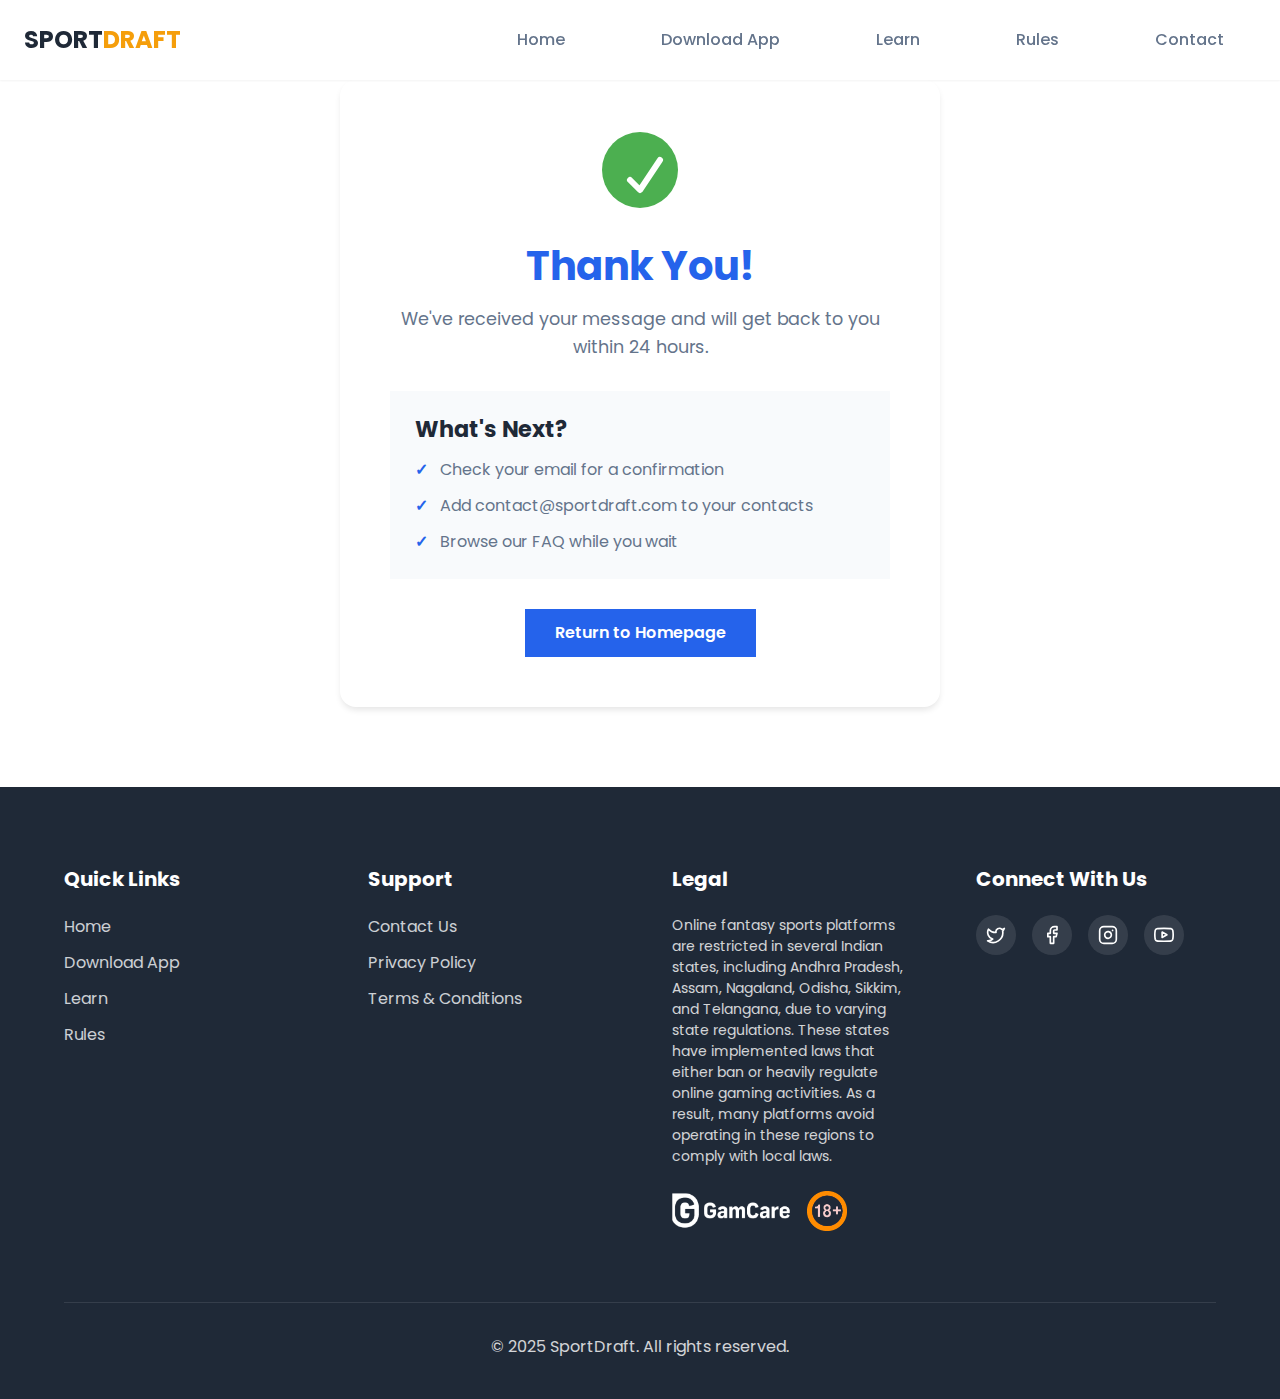
<file: thanks.html>
<!DOCTYPE html>
<html lang="en">
<head>
    <meta charset="UTF-8">
    <meta name="viewport" content="width=device-width, initial-scale=1.0">
    <meta name="description" content="Thank you for contacting SportDraft">
    <title>Thank You - SportDraft</title>
    <link rel="stylesheet" href="css/style.css">
    <link rel="stylesheet" href="css/mobile.css">
    <link rel="stylesheet" href="css/thanks.css">
</head>
<body>
    <!-- Header -->
		<header class="main-header">
			<nav class="nav-container">
					<div class="logo">
							<a href="/">
									<span class="logo-text">SPORT<span class="accent">DRAFT</span></span>
							</a>
					</div>
					<button class="menu-toggle" aria-label="Toggle Menu">
							<span></span>
							<span></span>
							<span></span>
					</button>
					<ul class="nav-links">
							<li><a href="/" class="nav-link">Home</a></li>
							<li><a href="/app-download" class="nav-link">Download App</a></li>
							<li><a href="/learn" class="nav-link">Learn</a></li>
							<li><a href="/rules" class="nav-link">Rules</a></li>
							<li><a href="/contact" class="nav-link">Contact</a></li>
					</ul>
			</nav>
	</header>

    <main class="thanks-page">
        <div class="container">
            <div class="thanks-content">
                <img src="/img/success-check.svg" alt="Success">
                <h1>Thank You!</h1>
                <p>We've received your message and will get back to you within 24 hours.</p>
                <div class="next-steps">
                    <h2>What's Next?</h2>
                    <ul>
                        <li>Check your email for a confirmation</li>
                        <li>Add <a href="mailto:contact@sportdraft.com">contact@sportdraft.com</a> to your contacts</li>
                        <li>Browse our FAQ while you wait</li>
                    </ul>
                </div>
                <a href="/" class="return-home">Return to Homepage</a>
            </div>
        </div>
    </main>

    <!-- Footer -->
		<footer class="main-footer">
			<div class="container">
					<div class="footer-grid">
							<div class="footer-section">
									<h3>Quick Links</h3>
									<ul>
											<li><a href="/">Home</a></li>
											<li><a href="/app-download">Download App</a></li>
											<li><a href="/learn">Learn</a></li>
											<li><a href="/rules">Rules</a></li>
									</ul>
							</div>
							<div class="footer-section">
									<h3>Support</h3>
									<ul>
											<li><a href="/contact">Contact Us</a></li>
											<li><a href="/privacy-policy">Privacy Policy</a></li>
											<li><a href="/terms-conditions">Terms & Conditions</a></li>
									</ul>
							</div>
							<div class="footer-section">
									<h3>Legal</h3>
									<div class="restricted-states">
																						<p>Online fantasy sports platforms are restricted in several Indian states, including Andhra Pradesh, Assam, Nagaland, Odisha, Sikkim, and Telangana, due to varying state regulations. These states have implemented laws that either ban or heavily regulate online gaming activities. As a result, many platforms avoid operating in these regions to comply with local laws.</p>

									</div>
									<div class="footer-icons">
											<a href="https://www.gamcare.org.uk/" target="_blank"><img src="/img/6.png" alt="18+ Only" class="age-icon"></a>
											<img src="/img/18.png" alt="Gamcare" class="secure-icon">
									</div>
							</div>
							<div class="footer-section">
									<h3>Connect With Us</h3>
									<div class="social-links">
											<a href="/contact" class="social-link">
													<img src="/img/twitter.svg" alt="Twitter">
											</a>
											<a href="/contact" class="social-link">
													<img src="/img/facebook.svg" alt="Facebook">
											</a>
											<a href="/contact" class="social-link">
													<img src="/img/instagram.svg" alt="Instagram">
											</a>
											<a href="/contact" class="social-link">
													<img src="/img/youtube.svg" alt="YouTube">
											</a>
									</div>
							</div>
					</div>
					<div class="footer-bottom">
							<p>© 2025 SportDraft. All rights reserved.</p>
					</div>
			</div>
	</footer>

    <script src="js/main.js"></script>
</body>
</html>
</file>
<file: css/style.css>
@font-face {
    font-family: 'Poppins';
    src: url('../fonts/Poppins-Regular.ttf') format('truetype');
    font-weight: 400;
    font-style: normal;
    font-display: swap;
}

@font-face {
    font-family: 'Poppins';
    src: url('../fonts/Poppins-Medium.ttf') format('truetype');
    font-weight: 500;
    font-style: normal;
    font-display: swap;
}

@font-face {
    font-family: 'Poppins';
    src: url('../fonts/Poppins-SemiBold.ttf') format('truetype');
    font-weight: 600;
    font-style: normal;
    font-display: swap;
}

@font-face {
    font-family: 'Poppins';
    src: url('../fonts/Poppins-Bold.ttf') format('truetype');
    font-weight: 700;
    font-style: normal;
    font-display: swap;
}

/* Base Styles */
:root {
    --primary: #2563eb;
    --primary-dark: #1d4ed8;
    --secondary: #4f46e5;
    --accent: #f59e0b;
    --success: #22c55e;
    --danger: #ef4444;
    --dark: #1f2937;
    --gray: #64748b;
    --light: #f8fafc;
    --white: #ffffff;
    
    --shadow-sm: 0 1px 2px rgba(0, 0, 0, 0.05);
    --shadow-md: 0 4px 6px -1px rgba(0, 0, 0, 0.1);
    --shadow-lg: 0 10px 15px -3px rgba(0, 0, 0, 0.1);
    
    --radius-sm: 0.375rem;
    --radius-md: 0.5rem;
    --radius-lg: 1rem;
    
    --transition: all 0.3s ease;
}

* {
    margin: 0;
    padding: 0;
    box-sizing: border-box;
}

body {
    font-family: 'Poppins', sans-serif;
    line-height: 1.5;
    color: var(--dark);
    background: var(--white);
}

.container {
    width: 100%;
    max-width: 1200px;
    margin: 0 auto;
    padding: 0 1.5rem;
}

/* Typography */
h1, h2, h3, h4, h5, h6 {
    font-weight: 700;
    line-height: 1.2;
}

a {
    text-decoration: none;
    color: inherit;
    transition: var(--transition);
}

/* Header & Navigation */
.main-header {
    position: fixed;
    top: 0;
    left: 0;
    width: 100%;
    background: rgba(255, 255, 255, 0.95);
    backdrop-filter: blur(10px);
    z-index: 1000;
    box-shadow: var(--shadow-sm);
}

.nav-container {
    display: flex;
    justify-content: space-between;
    align-items: center;
    height: 80px;
    padding: 0 1.5rem;
}

.logo-text {
    font-size: 1.5rem;
    font-weight: 700;
    color: var(--dark);
}

.logo-text .accent {
    color: var(--accent);
}

.nav-links {
    display: flex;
    gap: 2rem;
    list-style: none;
}

.nav-links li {
	padding: 0 1rem;
}

.nav-link {
    font-weight: 500;
    color: var(--gray);
    padding: 0.5rem 1rem;
    border-radius: var(--radius-sm);
    transition: var(--transition);
}

.nav-link:hover {
    color: var(--primary);
}

.nav-link.active {
    color: var(--primary);
    background: rgba(37, 99, 235, 0.1);
}

.nav-link.highlight {
    color: var(--white);
    background: var(--primary);
}

.nav-link.highlight:hover {
    background: var(--primary-dark);
}

/* Mobile Menu */
.menu-toggle {
    display: none;
    flex-direction: column;
    gap: 6px;
    background: none;
    border: none;
    cursor: pointer;
    padding: 0.5rem;
}

.menu-toggle span {
    display: block;
    width: 24px;
    height: 2px;
    background: var(--dark);
    transition: var(--transition);
}

.menu-toggle.active span:nth-child(1) {
    transform: translateY(8px) rotate(45deg);
}

.menu-toggle.active span:nth-child(2) {
    opacity: 0;
}

.menu-toggle.active span:nth-child(3) {
    transform: translateY(-8px) rotate(-45deg);
}

/* Hero Section */
.hero-section {
    padding: 120px 0 80px;
    background: linear-gradient(135deg, #f8fafc 0%, #e2e8f0 100%);
    overflow: hidden;
}

.hero-content {
    display: grid;
    grid-template-columns: 1fr 1fr;
    gap: 4rem;
    align-items: center;
}

.hero-text-content h1 {
    font-size: 3.5rem;
    margin-bottom: 1.5rem;
}

.gradient-text {
    background: linear-gradient(45deg, var(--primary), var(--secondary));
    -webkit-background-clip: text;
    background-clip: text;
    -webkit-text-fill-color: transparent;
    display: inline-block;
}

.hero-text-content p {
    font-size: 1.25rem;
    color: var(--gray);
    margin-bottom: 2rem;
}

.hero-cta {
    display: flex;
    gap: 1rem;
    margin-bottom: 3rem;
}

.btn-primary {
    display: inline-flex;
    align-items: center;
    padding: 1rem 2rem;
    background: var(--primary);
    color: var(--white);
    border-radius: var(--radius-md);
    font-weight: 600;
    transition: var(--transition);
}

.btn-primary:hover {
    background: var(--primary-dark);
    transform: translateY(-2px);
}

.btn-secondary {
    display: inline-flex;
    align-items: center;
    padding: 1rem 2rem;
    background: var(--white);
    color: var(--primary);
    border-radius: var(--radius-md);
    font-weight: 600;
    transition: var(--transition);
    box-shadow: var(--shadow-sm);
}

.btn-secondary:hover {
    background: var(--light);
    transform: translateY(-2px);
}

.hero-stats {
    display: flex;
    gap: 3rem;
}

.stat-item {
    text-align: center;
}

.stat-number {
    display: block;
    font-size: 2rem;
    font-weight: 700;
    color: var(--dark);
    margin-bottom: 0.5rem;
}

.stat-label {
    color: var(--gray);
    font-size: 0.875rem;
}

.hero-visual {
    position: relative;
}

.hero-image-container {
    position: relative;
    z-index: 1;
}

.hero-image {
    width: 100%;
    border-radius: var(--radius-lg);
    box-shadow: var(--shadow-lg);
}

.floating-cards {
    position: absolute;
    top: 0;
    left: 0;
    width: 100%;
    height: 100%;
    pointer-events: none;
}

.floating-stat-card {
    position: absolute;
    top: 20%;
    right: -30px;
    background: var(--white);
    padding: 1rem;
    border-radius: var(--radius-md);
    box-shadow: var(--shadow-md);
    display: flex;
    align-items: center;
    gap: 1rem;
    animation: float 3s ease-in-out infinite;
}

.player-card {
    position: absolute;
    bottom: 20%;
    left: -30px;
    background: var(--white);
    padding: 1rem;
    border-radius: var(--radius-md);
    box-shadow: var(--shadow-md);
    display: flex;
    align-items: center;
    gap: 1rem;
    animation: float 3s ease-in-out infinite reverse;
}

.card-icon {
    font-size: 2rem;
}

.card-text {
    display: flex;
    flex-direction: column;
}

.card-title {
    font-size: 0.875rem;
    color: var(--gray);
}

.card-value {
    font-weight: 600;
    color: var(--success);
}

.player-avatar {
    width: 40px;
    height: 40px;
    border-radius: 50%;
    object-fit: cover;
}

.player-info {
    display: flex;
    flex-direction: column;
}

.player-name {
    font-weight: 600;
}

.player-points {
    color: var(--success);
    font-size: 0.875rem;
}

/* Tournaments Section */
.tournaments-section {
    padding: 80px 0;
}

.section-header {
    text-align: center;
    margin-bottom: 3rem;
}

.section-header h2 {
    font-size: 2.5rem;
    margin-bottom: 1rem;
}

.section-header p {
    color: var(--gray);
    font-size: 1.125rem;
}

.tournaments-grid {
    display: grid;
    grid-template-columns: repeat(3, 1fr);
    gap: 2rem;
}

.tournament-card {
    background: var(--white);
    border-radius: var(--radius-lg);
    overflow: hidden;
    box-shadow: var(--shadow-md);
    transition: var(--transition);
}

.tournament-card:hover {
    transform: translateY(-5px);
    box-shadow: var(--shadow-lg);
}

.tournament-header {
    padding: 1.5rem;
    color: var(--white);
    display: flex;
    justify-content: space-between;
    align-items: center;
}

.tournament-header.cricket { 
    background: linear-gradient(135deg, #1e40af, #3b82f6);
}

.tournament-header.football { 
    background: linear-gradient(135deg, #047857, #10b981);
}

.tournament-header.basketball {
    background: linear-gradient(135deg, #b91c1c, #ef4444);
}

.sport-type {
    display: flex;
    align-items: center;
    gap: 0.75rem;
}

.sport-type img {
    width: 24px;
    height: 24px;
}

.prize-pool {
    text-align: right;
}

.prize-amount {
    display: block;
    font-weight: 600;
    font-size: 1.25rem;
}

.prize-label {
    font-size: 0.875rem;
    opacity: 0.9;
}

.tournament-body {
    padding: 1.5rem;
}

.tournament-body h3 {
    margin-bottom: 1rem;
    font-size: 1.25rem;
}

.tournament-meta {
    display: grid;
    grid-template-columns: repeat(3, 1fr);
    gap: 1rem;
    margin-bottom: 1.5rem;
}

.meta-item {
    text-align: center;
}

.meta-label {
    display: block;
    color: var(--gray);
    font-size: 0.875rem;
    margin-bottom: 0.25rem;
}

.meta-value {
    font-weight: 600;
}

.meta-value.countdown {
    color: var(--danger);
}

.progress-container {
    margin-bottom: 1.5rem;
}

.progress-bar {
    height: 6px;
    background: var(--light);
    border-radius: 999px;
    overflow: hidden;
    margin-bottom: 0.5rem;
}

.progress {
    height: 100%;
    background: var(--primary);
    border-radius: 999px;
    transition: width 0.3s ease;
}

.progress-text {
    text-align: right;
    font-size: 0.875rem;
    color: var(--gray);
}

.btn-join {
    display: block;
    width: 100%;
    padding: 1rem;
    background: var(--dark);
    color: var(--white);
    text-align: center;
    border-radius: var(--radius-md);
    font-weight: 600;
    transition: var(--transition);
}

.btn-join:hover {
    background: var(--primary);
    transform: translateY(-2px);
}

/* Features Section */
.features-section {
    padding: 80px 0;
    background: var(--light);
}

.features-grid {
    display: grid;
    grid-template-columns: repeat(4, 1fr);
    gap: 2rem;
}

.feature-card {
    background: var(--white);
    padding: 2rem;
    border-radius: var(--radius-lg);
    text-align: center;
    box-shadow: var(--shadow-md);
    transition: var(--transition);
}

.feature-card:hover {
    transform: translateY(-5px);
    box-shadow: var(--shadow-lg);
}

.feature-icon {
    width: 64px;
    height: 64px;
    margin: 0 auto 1.5rem;
}

.feature-icon img {
    width: 100%;
    height: 100%;
    object-fit: contain;
}

.feature-card h3 {
    margin-bottom: 1rem;
    font-size: 1.25rem;
}

.feature-card p {
    color: var(--gray);
    font-size: 0.875rem;
}

/* Download Section */
.download-section {
    padding: 5rem 0;
    background: linear-gradient(135deg, var(--primary) 0%, var(--secondary) 100%);
    color: var(--white);
}

.download-content {
    display: grid;
    grid-template-columns: 1fr 1fr;
    gap: 4rem;
    align-items: center;
}

.download-text h2 {
    font-size: 2.5rem;
    margin-bottom: 1rem;
}

.download-text p {
    font-size: 1.125rem;
    margin-bottom: 2rem;
    opacity: 0.9;
}

.download-features {
    display: grid;
    grid-template-columns: repeat(3, 1fr);
    gap: 1.5rem;
    margin-bottom: 2rem;
}

.feature-item {
    display: flex;
    align-items: center;
    gap: 1rem;
}

.feature-item img {
    width: 24px;
    height: 24px;
}

.download-buttons {
    display: flex;
    gap: 1rem;
}

@media (max-width: 768px) {
    .download-buttons {
			justify-content: center;
    }
}

.download-button {
    display: flex;
    align-items: center;
    gap: 1rem;
    padding: 1rem 1.5rem;
    background: rgba(255, 255, 255, 0.1);
    border-radius: var(--radius-md);
    transition: var(--transition);
}

.download-button:hover {
    background: rgba(255, 255, 255, 0.2);
		color: var(--white);
    transform: translateY(-2px);
}

.download-button img {
    width: 24px;
    height: 24px;
}

.download-visual {
    position: relative;
    z-index: 2;
    display: flex;
    align-items: center;
    justify-content: center;
    width: 100%;
}

.app-preview {
    width: 100%;
    border-radius: var(--radius-lg);
    box-shadow: var(--shadow-lg);
    position: relative;
}

.app-preview img {
    width: 100%;
    height: auto;
    border-radius: var(--radius-lg);
}

.rating-card {
    position: absolute;
    bottom: -2rem;
    right: -2rem;
    background: var(--white);
    padding: 1.5rem;
    border-radius: var(--radius-md);
    box-shadow: var(--shadow-md);
    display: flex;
    align-items: center;
    gap: 1rem;
    animation: float 3s ease-in-out infinite;
    z-index: 3;
    width: auto;
}

.stars {
    color: var(--accent);
    font-size: 1.25rem;
}

.rating-text {
    display: flex;
    flex-direction: column;
}

.rating-number {
    font-weight: 600;
    color: var(--dark);
    font-size: 1.25rem;
}

.rating-count {
    font-size: 0.875rem;
    color: var(--gray);
}

/* Footer */
.main-footer {
    background: var(--dark);
    color: var(--white);
    padding: 80px 0 40px;
}

.footer-grid {
    display: grid;
    grid-template-columns: repeat(4, 1fr);
    gap: 4rem;
    margin-bottom: 4rem;
}

.footer-section h3 {
    font-size: 1.25rem;
    margin-bottom: 1.5rem;
}

.footer-section ul {
    list-style: none;
}

.footer-section ul li {
    margin-bottom: 0.75rem;
}

.footer-section ul li a {
    color: var(--light);
    opacity: 0.8;
    transition: var(--transition);
}

.footer-section ul li a:hover {
    opacity: 1;
}

.restricted-states {
    margin-bottom: 1.5rem;
}

.restricted-states p {
    opacity: 0.8;
    font-size: 0.875rem;
}

.footer-icons {
    display: flex;
    gap: 1rem;
}

@media (max-width: 768px) {
    .footer-icons {
        justify-content: center;
    }
}

.footer-icons img {
    height: 40px;
    width: auto;
}

.social-links {
    display: flex;
    gap: 1rem;
}

.social-link {
    display: flex;
    align-items: center;
    justify-content: center;
    width: 40px;
    height: 40px;
    background: rgba(255, 255, 255, 0.1);
    border-radius: 50%;
    transition: var(--transition);
}

.social-link:hover {
    background: rgba(255, 255, 255, 0.2);
    transform: translateY(-2px);
}

.social-link img {
    width: 20px;
    height: 20px;
}

.footer-bottom {
    display: flex;
    justify-content: center;
    align-items: center;
    padding-top: 2rem;
    border-top: 1px solid rgba(255, 255, 255, 0.1);
}

.footer-bottom p {
    opacity: 0.8;
}

.footer-legal-icons {
    display: flex;
    gap: 1rem;
}

.legal-icon {
    height: 32px;
    width: auto;
    opacity: 0.8;
}

/* Animations */
@keyframes float {
    0%, 100% {
        transform: translateY(0);
    }
    50% {
    transform: translateY(-10px);
}
}

/* Mobile Responsiveness */
@media (max-width: 1024px) {
    .features-grid {
        grid-template-columns: repeat(2, 1fr);
        gap: 1.5rem;
    }
}

@media (max-width: 768px) {
    .nav-links {
        display: none;
    }

    .menu-toggle {
        display: flex;
    }

    .hero-content,
    .tournaments-grid,
    .download-content,
    .footer-grid {
        grid-template-columns: 1fr;
    gap: 2rem;
    }

    .hero-text-content h1 {
    font-size: 2.5rem;
    }

    .hero-stats {
        justify-content: center;
    }

    .floating-cards {
        display: none;
    }

    .section-header h2 {
        font-size: 2rem;
    }
    
    .download-features {
        grid-template-columns: 1fr;
    }

    .footer-section {
    text-align: center;
    }

    .social-links {
        justify-content: center;
    }

    .footer-bottom {
        flex-direction: column;
        gap: 1rem;
        text-align: center;
    }

    .features-grid {
        grid-template-columns: 1fr;
        gap: 1rem;
    }

    .download-content {
        grid-template-columns: 1fr;
        gap: 3rem;
    }

    .download-visual {
        order: -1;
    }

    .rating-card {
        right: 0;
        bottom: -2rem;
        padding: 1rem;
    }
}

@media (max-width: 480px) {
    .features-grid {
        grid-template-columns: 1fr;
    }

    .hero-cta {
        flex-direction: column;
    }

    .download-buttons {
	flex-direction: column;
    }
}

/* Stats Section */
.stats-section {
    padding: 80px 0;
    background: var(--light);
    position: relative;
    z-index: 1;
}

.stats-grid {
    display: grid;
    grid-template-columns: repeat(4, 1fr);
    gap: 2rem;
    position: relative;
    z-index: 2;
}

.stat-card {
    background: var(--white);
    padding: 2rem;
    border-radius: var(--radius-lg);
    text-align: center;
    box-shadow: var(--shadow-sm);
    transition: var(--transition);
    position: static;
}

.stat-card:hover {
    transform: translateY(-5px);
    box-shadow: var(--shadow-md);
}

.stat-icon {
    width: 48px;
    height: 48px;
    margin: 0 auto 1rem;
}

.stat-icon img {
    width: 100%;
    height: 100%;
    object-fit: contain;
}

.stat-info h3 {
    font-size: 2rem;
    color: var(--primary);
    margin-bottom: 0.5rem;
}

.stat-info p {
    color: var(--gray);
    font-size: 0.875rem;
}

/* Responsive adjustments for stats grid */
@media (max-width: 1024px) {
    .stats-grid {
        grid-template-columns: repeat(2, 1fr);
        gap: 1.5rem;
    }
}

@media (max-width: 768px) {
    .stats-grid {
        grid-template-columns: 1fr;
        gap: 1rem;
    }
    
    .stat-card {
        padding: 1.5rem;
    }
}

/* How It Works Section */
.how-it-works {
    padding: 80px 0;
}

.steps-grid {
    display: grid;
    grid-template-columns: repeat(3, 1fr);
    gap: 2rem;
    margin-top: 3rem;
}

.step-card {
    text-align: center;
    padding: 2rem;
    position: relative;
}

.step-number {
    width: 40px;
    height: 40px;
    background: var(--primary);
    color: var(--white);
    border-radius: 50%;
    display: flex;
    align-items: center;
    justify-content: center;
    font-weight: 600;
    margin: 0 auto 1.5rem;
}

.step-card h3 {
    margin-bottom: 1rem;
    color: var(--dark);
}

.step-card p {
    color: var(--gray);
}

/* Testimonials Section */
.testimonials-section {
    padding: 80px 0;
    background: var(--light);
}

.testimonials-grid {
    display: grid;
    grid-template-columns: repeat(2, 1fr);
    gap: 2rem;
    margin-top: 3rem;
}

.testimonial-card {
    background: var(--white);
    padding: 2rem;
    border-radius: var(--radius-lg);
    box-shadow: var(--shadow-sm);
}

.user-info {
    display: flex;
    align-items: center;
    gap: 1rem;
    margin-bottom: 1.5rem;
}

.user-avatar {
    width: 60px;
    height: 60px;
    border-radius: 50%;
    object-fit: cover;
}

.user-details h3 {
    font-size: 1.125rem;
    margin-bottom: 0.25rem;
}

.user-details p {
    color: var(--primary);
    font-size: 0.875rem;
}

.testimonial-text {
    color: var(--gray);
    font-style: italic;
    line-height: 1.6;
}

/* News Section */
.news-section {
    padding: 80px 0;
}

.news-grid {
    display: grid;
    grid-template-columns: repeat(2, 1fr);
    gap: 2rem;
    margin-top: 3rem;
}

.news-card {
    background: var(--white);
    border-radius: var(--radius-lg);
    overflow: hidden;
    box-shadow: var(--shadow-sm);
    transition: var(--transition);
}

.news-card:hover {
    transform: translateY(-5px);
    box-shadow: var(--shadow-md);
}

.news-image {
    height: 200px;
    overflow: hidden;
}

.news-image img {
    width: 100%;
    height: 100%;
    object-fit: cover;
}

.news-content {
    padding: 1.5rem;
}

.news-content h3 {
    margin-bottom: 0.5rem;
    color: var(--dark);
}

.news-content p {
    color: var(--gray);
    margin-bottom: 1rem;
}

.read-more {
    color: var(--primary);
    font-weight: 500;
    text-decoration: none;
    display: inline-flex;
    align-items: center;
    gap: 0.5rem;
}

.read-more:hover {
    color: var(--primary-dark);
}

/* Updated Download Button */
.download-button {
    display: inline-flex;
    align-items: center;
		justify-content: center;
    gap: 1rem;
    padding: 1rem 2rem;
    background: var(--white);
    border-radius: var(--radius-md);
    transition: var(--transition);
    text-decoration: none;
    color: var(--dark);
    font-weight: 500;
}

.download-button:hover {
    transform: translateY(-2px);
    box-shadow: var(--shadow-md);
}

.download-button img {
    width: 24px;
    height: 24px;
}

/* Responsive Styles */
@media (max-width: 1024px) {
    .stats-grid {
        grid-template-columns: repeat(2, 1fr);
        gap: 1.5rem;
    }
}

@media (max-width: 768px) {
    .steps-grid,
    .testimonials-grid,
    .news-grid {
        grid-template-columns: 1fr;
    }

    .stat-card {
        padding: 1.5rem;
    }

    .stat-info h3 {
        font-size: 1.5rem;
    }
}

.rating-stars {
    display: flex;
    align-items: center;
    justify-content: center;
    gap: 2px;
    margin-bottom: 0.5rem;
}

.star {
    color: #e4e4e4;
    font-size: 1.25rem;
}

.star.filled {
    color: #fbbf24;
}

.star.half-filled {
    position: relative;
    display: inline-block;
    background: linear-gradient(90deg, #fbbf24 50%, #e4e4e4 50%);
    -webkit-background-clip: text;
    -webkit-text-fill-color: transparent;
}

.rating-number {
    margin-left: 8px;
    font-weight: 600;
    color: var(--dark);
}

/* App Download Page Styles */
.app-download-page {
    padding-top: 40px;
}

.app-download-page .app-preview-section {
    padding: 80px 0;
    background: linear-gradient(135deg, var(--primary) 0%, var(--secondary) 100%);
    color: var(--white);
    position: relative;
    z-index: 1;
}

.app-download-page .preview-content {
    display: grid;
    grid-template-columns: 1fr 1fr;
    gap: 4rem;
    align-items: center;
}

.app-download-page .preview-text {
    position: relative;
    z-index: 2;
}

.app-download-page .preview-text h1 {
    font-size: 2.5rem;
    margin-bottom: 1.5rem;
}

.app-download-page .preview-text p {
    font-size: 1.25rem;
    margin-bottom: 2rem;
    opacity: 0.9;
}

.app-download-page .preview-image {
    position: relative;
    z-index: 2;
    display: flex;
    justify-content: center;
}

.app-download-page .preview-image img {
    width: 100%;
    max-width: 400px;
    border-radius: var(--radius-lg);
    box-shadow: var(--shadow-lg);
}

.app-download-page .app-benefits {
    padding: 80px 0;
    background: var(--light);
}

.app-download-page .app-benefits h2 {
    text-align: center;
    font-size: 2.5rem;
    margin-bottom: 3rem;
}

.app-download-page .benefits-grid {
    display: grid;
    grid-template-columns: repeat(3, 1fr);
    gap: 2rem;
}

.app-download-page .benefit-card {
    background: var(--white);
    padding: 2rem;
    border-radius: var(--radius-lg);
    text-align: center;
    box-shadow: var(--shadow-md);
    transition: var(--transition);
}

.app-download-page .benefit-card:hover {
    transform: translateY(-5px);
    box-shadow: var(--shadow-lg);
}

.app-download-page .benefit-card img {
    width: 64px;
    height: 64px;
    margin-bottom: 1.5rem;
}

.app-download-page .benefit-card h3 {
    margin-bottom: 1rem;
    font-size: 1.25rem;
    color: var(--dark);
}

.app-download-page .benefit-card p {
    color: var(--gray);
    margin-bottom: 1.5rem;
}

.app-download-page .benefit-card ul {
    list-style: none;
    text-align: left;
    padding-left: 1.5rem;
}

.app-download-page .benefit-card ul li {
    margin-bottom: 0.75rem;
    color: var(--gray);
    position: relative;
}

.app-download-page .benefit-card ul li:before {
    content: "•";
    color: var(--primary);
    position: absolute;
    left: -1rem;
}

/* Download Section in App Download Page */
.app-download-page .download-section {
    padding: 80px 0;
    background: var(--white);
    text-align: center;
}

.app-download-page .download-wrapper {
    max-width: 800px;
    margin: 0 auto;
}

.app-download-page .download-wrapper h3 {
    font-size: 2rem;
    margin-bottom: 1rem;
    color: var(--dark);
}

.app-download-page .download-wrapper p {
    font-size: 1.25rem;
    color: var(--gray);
    margin-bottom: 3rem;
}

.app-download-page .app-info {
    display: grid;
    grid-template-columns: repeat(2, 1fr);
    gap: 3rem;
    text-align: left;
}

.app-download-page .info-item h4 {
    font-size: 1.25rem;
    margin-bottom: 1rem;
    color: var(--dark);
}

.app-download-page .info-item ul {
    list-style: none;
}

.app-download-page .info-item ul li {
    color: var(--gray);
    margin-bottom: 0.5rem;
    position: relative;
    padding-left: 1.25rem;
}

.app-download-page .info-item ul li:before {
    content: "→";
    color: var(--primary);
    position: absolute;
    left: 0;
}

/* Features Section in App Download Page */
.app-download-page .features-section {
    padding: 80px 0;
    background: var(--light);
}

.app-download-page .features-section h2 {
    text-align: center;
    font-size: 2.5rem;
    margin-bottom: 3rem;
}

.app-download-page .features-grid {
    display: flex;
		flex-direction: column;
		justify-content: center;
		align-items: center;
    gap: 2rem;
}

.app-download-page .feature-item {
    background: var(--white);
    padding: 2rem;
    border-radius: var(--radius-lg);
    box-shadow: var(--shadow-md);
    transition: var(--transition);
}

.app-download-page .feature-item:hover {
    transform: translateY(-5px);
    box-shadow: var(--shadow-lg);
}

.app-download-page .feature-item h3 {
    margin-bottom: 1.5rem;
    color: var(--dark);
    font-size: 1.25rem;
}

.app-download-page .feature-list {
    list-style: none;
}

.app-download-page .feature-list li {
    margin-bottom: 0.75rem;
    color: var(--gray);
    position: relative;
    padding-left: 1.5rem;
}

.app-download-page .feature-list li:before {
    content: "→";
    color: var(--primary);
    position: absolute;
    left: 0;
}

/* Testimonials in App Download Page */
.app-download-page .testimonials {
    padding: 80px 0;
    background: var(--white);
}

.app-download-page .testimonials h2 {
    text-align: center;
    font-size: 2.5rem;
    margin-bottom: 3rem;
}

.app-download-page .testimonials-grid {
    display: grid;
    grid-template-columns: repeat(3, 1fr);
    gap: 2rem;
}

.app-download-page .testimonial-card {
    background: var(--light);
    padding: 2rem;
    border-radius: var(--radius-lg);
    box-shadow: var(--shadow-md);
    text-align: center;
    transition: var(--transition);
}

.app-download-page .testimonial-card:hover {
    transform: translateY(-5px);
    box-shadow: var(--shadow-lg);
}

.app-download-page .rating {
    color: var(--accent);
    font-size: 1.5rem;
    margin-bottom: 1rem;
}

.app-download-page .testimonial-card p {
    color: var(--gray);
    font-style: italic;
    margin-bottom: 1rem;
    line-height: 1.6;
}

.app-download-page .user {
    color: var(--dark);
    font-weight: 500;
}

/* Responsive Styles for App Download Page */
@media (max-width: 1024px) {
    .app-download-page .preview-content,
    .app-download-page .benefits-grid,
    .app-download-page .testimonials-grid {
        grid-template-columns: repeat(2, 1fr);
        gap: 2rem;
    }
}

@media (max-width: 768px) {
    .app-download-page .preview-content,
    .app-download-page .benefits-grid,
    .app-download-page .testimonials-grid,
    .app-download-page .app-info {
        grid-template-columns: 1fr;
        gap: 1.5rem;
    }

    .app-download-page .preview-text h2,
    .app-download-page .app-benefits h2,
    .app-download-page .features-section h2,
    .app-download-page .testimonials h2 {
        font-size: 2rem;
    }

    .app-download-page .preview-text {
        text-align: center;
    }

    .app-download-page .preview-image {
        order: -1;
        margin-bottom: 2rem;
    }

    .app-download-page .preview-image img {
        max-width: 300px;
        margin: 0 auto;
    }

    .app-download-page .benefit-card,
    .app-download-page .feature-item,
    .app-download-page .testimonial-card {
        padding: 1.5rem;
    }

    .app-download-page .download-wrapper h3 {
        font-size: 1.75rem;
    }

    .app-download-page .download-wrapper p {
        font-size: 1.125rem;
        margin-bottom: 2rem;
    }
}

/* Media query for non-homepage pages at widths below 992px */
@media (max-width: 992px) and (min-width: 768px) {
    /* Burger menu for non-homepage pages at widths between 992px and 768px */
    body:not(.home-page) .nav-links {
        position: fixed;
        top: 80px;
        left: 0;
        width: 100%;
        flex-direction: column;
        background: var(--white);
        padding: 1rem 0;
        box-shadow: var(--shadow-md);
        transform: translateY(-100%);
        opacity: 0;
        pointer-events: none;
        transition: var(--transition);
        z-index: 999;
    }
    
    body:not(.home-page) .nav-links.active {
        transform: translateY(0);
        opacity: 1;
        pointer-events: auto;
    }
    
    body:not(.home-page) .menu-toggle {
        display: flex;
    }
}

/* Burger menu for homepage at widths between 992px and 768px */
@media (max-width: 992px) and (min-width: 768px) {
    .home-page .nav-links {
        position: fixed;
        top: 80px;
        left: 0;
        width: 100%;
        flex-direction: column;
        background: var(--white);
        padding: 1rem 0;
        box-shadow: var(--shadow-md);
        transform: translateY(-100%);
        opacity: 0;
        pointer-events: none;
        transition: var(--transition);
        z-index: 999;
    }
    
    .home-page .nav-links.active {
        transform: translateY(0);
        opacity: 1;
        pointer-events: auto;
    }
    
    .home-page .menu-toggle {
        display: flex;
    }
}

/* App Download Page FAQ Section */
.app-download-page .app-faq-section {
    padding: 5rem 0;
    background-color: var(--light-bg);
}

.app-download-page .app-faq-section h2 {
    text-align: center;
    margin-bottom: 3rem;
    color: var(--primary);
    font-size: 2.5rem;
}

.app-download-page .faq-grid {
    display: grid;
    grid-template-columns: repeat(2, 1fr);
    gap: 2rem;
}

.app-download-page .faq-item {
    background-color: var(--white);
    border-radius: var(--radius-md);
    box-shadow: var(--shadow-sm);
    padding: 1.5rem;
    transition: all 0.3s ease;
}

.app-download-page .faq-item:hover {
    box-shadow: var(--shadow-md);
    transform: translateY(-5px);
}

.app-download-page .faq-item h3 {
    color: var(--primary);
    margin-bottom: 1rem;
    font-size: 1.2rem;
    position: relative;
    cursor: pointer;
}

.app-download-page .faq-answer {
    color: var(--text);
    line-height: 1.6;
}

.app-download-page .faq-answer p {
    margin: 0;
}

@media (max-width: 768px) {
    .app-download-page .faq-grid {
        grid-template-columns: 1fr;
    }
    
    .app-download-page .app-faq-section h2 {
        font-size: 2rem;
    }
}

/* Disclaimer Section */
.disclaimer-section {
    padding: 3rem 0;
    background-color: #f8f9fa;
    border-top: 1px solid #e9ecef;
    border-bottom: 1px solid #e9ecef;
}

.disclaimer-section .section-header h2 {
    font-size: 1.75rem;
    margin-bottom: 1.5rem;
    color: var(--dark);
    text-align: center;
}

.disclaimer-content {
    max-width: 900px;
    margin: 0 auto;
    padding: 1.5rem;
    background-color: var(--white);
    border-radius: var(--radius-md);
    box-shadow: var(--shadow-sm);
}

.disclaimer-content p {
    font-size: 0.95rem;
    line-height: 1.6;
    color: var(--gray);
    text-align: justify;
}

@media (max-width: 768px) {
    .disclaimer-content {
        padding: 1rem;
    }
    
    .disclaimer-section .section-header h2 {
        font-size: 1.5rem;
    }
}
</file>
<file: css/mobile.css>
/* Mobile Landing Styles */
.mobile-landing {
    display: none;
}

/* Burger menu for homepage at widths below 767px */
@media screen and (max-width: 767px) {
    .home-page .menu-toggle {
        display: flex !important;
    }
    
    .home-page .nav-links {
        position: fixed;
        top: 80px;
        left: 0;
        width: 100%;
        flex-direction: column;
        background: var(--white);
        padding: 1rem 0;
        box-shadow: var(--shadow-md);
        transform: translateY(-100%);
        opacity: 0;
        pointer-events: none;
        transition: var(--transition);
        z-index: 999;
    }
    
    .home-page .nav-links.active {
        transform: translateY(0) !important;
        opacity: 1 !important;
        pointer-events: auto !important;
    }
}

/* For non-homepage pages, ensure the burger menu works at all sizes below 767px */
@media screen and (max-width: 767px) {
    /* Ensure the menu toggle is visible */
    body:not(.home-page) .menu-toggle {
        display: flex !important;
        z-index: 1000 !important;
    }
    
    /* Style the navigation links */
    body:not(.home-page) .nav-links {
        position: fixed !important;
        top: 80px !important;
        left: 0 !important;
        width: 100% !important;
        flex-direction: column !important;
        background: var(--white) !important;
        padding: 1rem 0 !important;
        box-shadow: var(--shadow-md) !important;
        transform: translateY(-100%) !important;
        opacity: 0 !important;
        pointer-events: none !important;
        transition: all 0.3s ease !important;
        z-index: 999 !important;
    }
    
    /* Style the active state of navigation links */
    body:not(.home-page) .nav-links.active {
        transform: translateY(0) !important;
        opacity: 1 !important;
        pointer-events: auto !important;
        display: flex !important;
    }
    
    /* Style individual navigation links */
    body:not(.home-page) .nav-links li {
        width: 100% !important;
        text-align: center !important;
    }
    
    body:not(.home-page) .nav-links li a {
        display: block !important;
        padding: 1rem !important;
    }
}

/* Mobile landing for homepage only */
@media screen and (max-width: 768px) {
    /* Only hide the header on the homepage */
    .home-page .main-header,
    .home-page .desktop-only {
        display: none;
    }

    /* Only show the mobile landing on the homepage */
    .home-page .mobile-landing {
        display: block;
        min-height: 100vh;
        background: #000;
        color: var(--white);
        position: relative;
        overflow: hidden;
    }

    /* Make sure the header is visible on non-homepage pages */
    body:not(.home-page) .main-header {
        display: block !important;
    }

    .mobile-hero {
        display: flex;
        flex-direction: column;
        align-items: center;
        justify-content: space-between;
        padding: 2rem;
        min-height: 100vh;
        text-align: center;
    }

    .hero-text {
        margin-bottom: 2rem;
    }

    .overline {
        display: block;
        font-size: 1rem;
        color: #fff;
        text-transform: uppercase;
        letter-spacing: 2px;
    }

		.overline-large {
			display: block;
			font-size: 2rem;
			font-weight: 700;
			color: #fff;
			margin-bottom: .5rem;
			text-transform: uppercase;
			letter-spacing: 2px;
	}

    .mobile-hero h1 {
        font-size: 3rem;
        font-weight: 800;
        margin-bottom: 1rem;
        letter-spacing: -1px;
    }

    .mobile-hero .accent {
        color: var(--accent);
    }

    .mobile-hero .gradient-text {
        font-size: 2rem;
        font-weight: 600;
        background: linear-gradient(45deg,
            #4f46e5,  /* Indigo */
            #06b6d4,  /* Cyan */
            #22c55e,  /* Green */
            #eab308,  /* Yellow */
            #ef4444,  /* Red */
            #ec4899   /* Pink */
        );
        -webkit-background-clip: text;
        background-clip: text;
        -webkit-text-fill-color: transparent;
        margin-bottom: 2rem;
    }

    .hero-visual {
        position: relative;
        width: 100%;
        max-width: 320px;
        margin: 2rem auto;
    }

    .hero-image {
        width: 100%;
        height: auto;
        border-radius: var(--radius-lg);
        box-shadow: var(--shadow-lg);
    }

    .floating-elements {
        position: absolute;
        top: 0;
        left: 0;
        width: 100%;
        height: 100%;
        pointer-events: none;
    }

    .float-item {
        position: absolute;
        font-size: 2rem;
        filter: drop-shadow(0 4px 8px rgba(0, 0, 0, 0.2));
    }

    .float-item.trophy {
        top: -10%;
        right: -10%;
        animation: float 3s ease-in-out infinite;
    }

    .float-item.ball {
        bottom: 20%;
        left: -10%;
        animation: float 3s ease-in-out infinite 1s;
    }

    .float-item.star {
        top: 30%;
        right: -5%;
        animation: float 3s ease-in-out infinite 2s;
    }

    .cta-button {
        display: inline-flex;
        align-items: center;
        justify-content: center;
        padding: 1rem 3rem;
        background: var(--accent);
        color: var(--white);
        font-weight: 600;
        font-size: 1.125rem;
        border-radius: var(--radius-md);
        position: relative;
        overflow: hidden;
        transition: transform 0.3s ease;
    }

    .cta-button:active {
        transform: scale(0.98);
    }

    .button-effect {
        position: absolute;
        top: -50%;
        left: -50%;
        width: 200%;
        height: 200%;
        background: linear-gradient(
            45deg,
            transparent,
            rgba(255, 255, 255, 0.1),
            transparent
        );
        transform: rotate(45deg);
        animation: shimmer 3s infinite;
    }

    @keyframes shimmer {
        0% {
            transform: translateX(-150%) rotate(45deg);
        }
        50% {
            transform: translateX(150%) rotate(45deg);
        }
        100% {
            transform: translateX(150%) rotate(45deg);
        }
    }

    @keyframes float {
        0%, 100% {
            transform: translateY(0);
        }
        50% {
            transform: translateY(-10px);
        }
    }

    .pulse {
        animation: pulse 2s infinite;
    }

    @keyframes pulse {
        0% {
            box-shadow: 0 0 0 0 rgba(245, 158, 11, 0.4);
        }
        70% {
            box-shadow: 0 0 0 15px rgba(245, 158, 11, 0);
        }
        100% {
            box-shadow: 0 0 0 0 rgba(245, 158, 11, 0);
        }
    }
}

/* Age Verification Modal */
.modal {
    position: fixed;
    top: 0;
    left: 0;
    width: 100%;
    height: 100%;
    background: rgba(0, 0, 0, 0.8);
    backdrop-filter: blur(5px);
    display: flex;
    align-items: center;
    justify-content: center;
    z-index: 2000;
}

.modal-content {
    background: var(--white);
    padding: 2rem;
    border-radius: var(--radius-lg);
    max-width: 90%;
    width: 400px;
    text-align: center;
    box-shadow: var(--shadow-lg);
}

.modal-content h2 {
    font-size: 1.5rem;
    margin-bottom: 1rem;
    color: var(--dark);
}

.modal-content p {
    color: var(--gray);
    margin-bottom: 2rem;
}

.modal-actions {
    display: flex;
    gap: 1rem;
    justify-content: center;
}

.modal-actions button {
    padding: 0.75rem 1.5rem;
    border: none;
    border-radius: var(--radius-md);
    font-weight: 600;
    cursor: pointer;
    transition: var(--transition);
}

.modal-actions .btn-primary {
    background: var(--primary);
    color: var(--white);
}

.modal-actions .btn-primary:hover {
    background: var(--primary-dark);
}

.modal-actions .btn-secondary {
    background: var(--light);
    color: var(--dark);
}

.modal-actions .btn-secondary:hover {
    background: #e2e8f0;
}
</file>
<file: css/contact.css>
/* Contact Page Styles */
.contact-page {
    padding-top: 40px;
}

/* Page Header */
.contact-page .page-header {
    background: linear-gradient(135deg, var(--primary) 0%, var(--secondary) 100%);
    color: var(--white);
    padding: 80px 0;
    text-align: center;
    margin-bottom: 60px;
}

.contact-page .page-header h1 {
    font-size: 3rem;
    margin-bottom: 1rem;
    font-weight: 700;
}

.contact-page .page-header p {
    font-size: 1.25rem;
    opacity: 0.9;
    max-width: 700px;
    margin: 0 auto;
}

/* Contact Form Section */
.contact-form {
    padding: 0 0 80px;
}

.contact-form form {
    max-width: 800px;
    margin: 0 auto;
    background: var(--white);
    padding: 40px;
    border-radius: var(--radius-lg);
    box-shadow: var(--shadow-md);
}

.form-group {
    margin-bottom: 25px;
}

.form-group label {
    display: block;
    margin-bottom: 8px;
    font-weight: 600;
    color: var(--dark);
}

.form-group input,
.form-group textarea {
    width: 100%;
    padding: 12px 15px;
    border: 1px solid #ddd;
    border-radius: var(--radius);
    font-size: 1rem;
    transition: var(--transition);
}

.form-group input:focus,
.form-group textarea:focus {
    border-color: var(--primary);
    box-shadow: 0 0 0 2px rgba(var(--primary-rgb), 0.1);
    outline: none;
}

.form-group textarea {
    min-height: 150px;
    resize: vertical;
}

.form-group.checkbox {
    display: flex;
    align-items: flex-start;
}

.form-group.checkbox input {
    width: auto;
    margin-right: 10px;
    margin-top: 4px;
}

.form-group.checkbox label {
    font-weight: normal;
    font-size: 0.9rem;
    line-height: 1.5;
    margin-bottom: 0;
}

.checkbox a {
	color: var(--primary);
}

.send-button {
    background: var(--primary);
    color: var(--white);
    border: none;
    border-radius: var(--radius);
    padding: 15px 30px;
    font-size: 1rem;
    font-weight: 600;
    cursor: pointer;
    transition: var(--transition);
    width: 100%;
}

.send-button:hover {
    background: var(--secondary);
    transform: translateY(-2px);
}

/* FAQ Section */
.faq-section {
    padding: 80px 0;
    background: var(--light);
}

.faq-section h2 {
    font-size: 2.5rem;
    text-align: center;
    margin-bottom: 40px;
    color: var(--dark);
}

.faq-item {
    background: var(--white);
    border-radius: var(--radius-lg);
    padding: 25px 30px;
    margin-bottom: 20px;
    box-shadow: var(--shadow-sm);
    transition: var(--transition);
    cursor: pointer;
    position: relative;
}

.faq-item:hover {
    transform: translateY(-3px);
    box-shadow: var(--shadow-md);
    background-color: rgba(var(--primary-rgb), 0.03);
}

.faq-item:active {
    transform: translateY(-1px);
}

.faq-item:last-child {
    margin-bottom: 0;
}

.faq-item h3 {
    font-size: 1.25rem;
    margin-bottom: 12px;
    color: var(--primary);
    position: relative;
    transition: color 0.2s ease;
}

.faq-item h3.active {
    color: var(--secondary);
}

.faq-item p {
    color: var(--gray);
    line-height: 1.6;
    margin: 0;
    transition: all 0.3s ease;
}

/* Legal Disclaimer */
.legal-disclaimer {
    padding: 30px 0;
    background: var(--white);
    border-top: 1px solid #eee;
}

.legal-disclaimer p {
    text-align: center;
    color: var(--gray);
    font-size: 0.9rem;
    max-width: 900px;
    margin: 0 auto;
    line-height: 1.6;
}

/* Responsive Styles */
@media (max-width: 768px) {
    .contact-page .page-header {
        padding: 60px 0;
        margin-bottom: 40px;
    }
    
    .contact-page .page-header h1 {
        font-size: 2.5rem;
    }
    
    .contact-form form {
        padding: 25px;
    }
    
    .faq-section h2 {
        font-size: 2rem;
    }
    
    .faq-item {
        padding: 20px;
    }
}

@media (max-width: 480px) {
    .contact-page .page-header h1 {
        font-size: 2rem;
    }
    
    .contact-page .page-header p {
        font-size: 1rem;
    }
    
    .form-group label {
        font-size: 0.9rem;
    }
    
    .send-button {
        padding: 12px 20px;
    }
    
    .faq-item h3 {
        font-size: 1.1rem;
    }
}
</file>
<file: css/learn.css>
/* Learn Page Styles */
.learn-page {
    padding-top: 40px;
}

.sport-guides {
	padding: 6rem 0;
    background-color: #f8f9fa;
    position: relative;
}

.expert-interviews, .pro-tips {
	padding: 6rem 0;
}

/* Timeline Styles for Sport Guides */
.timeline-container {
    position: relative;
    max-width: 1200px;
    margin: 0 auto;
    padding: 2rem 0;
}

.timeline-line {
    position: absolute;
    top: 0;
    bottom: 0;
    left: 50%;
    width: 2px;
    background: var(--primary);
    transform: translateX(-50%);
}

.timeline-item {
    position: relative;
    margin-bottom: 3rem;
    display: flex;
    justify-content: center;
}

.timeline-item:last-child {
    margin-bottom: 0;
}

.timeline-dot {
    position: absolute;
    left: 50%;
    top: 0;
    width: 16px;
    height: 16px;
    background: #fff;
    border: 3px solid var(--primary);
    border-radius: 50%;
    transform: translate(-50%, -50%);
    z-index: 2;
}

.timeline-date {
    position: absolute;
    top: 0;
    left: 50%;
    transform: translate(-50%, -50%);
    background: var(--primary);
    color: var(--white);
    padding: 0.3rem 0.8rem;
    border-radius: var(--radius);
    font-weight: bold;
    z-index: 2;
    font-size: 0.85rem;
}

.timeline-content {
    width: 90%;
    max-width: 800px;
    background: var(--white);
    border-radius: var(--radius-lg);
    overflow: hidden;
    box-shadow: 0 2px 10px rgba(0, 0, 0, 0.05);
    transition: var(--transition);
    display: flex;
    flex-direction: column;
}

.timeline-content:hover {
    transform: translateY(-5px);
    box-shadow: 0 5px 15px rgba(0, 0, 0, 0.1);
}

.timeline-content img {
    display: none;
}

.timeline-content.reverse {
    flex-direction: column;
}

.timeline-text {
    padding: 1.5rem;
    flex: 1;
}

.timeline-text h3 {
    font-size: 1.25rem;
    margin-bottom: 0.75rem;
    color: var(--primary);
    font-weight: 600;
}

.timeline-text p {
    color: var(--gray);
    margin-bottom: 1rem;
    line-height: 1.5;
    font-size: 0.95rem;
}

.timeline-text ul {
    list-style: none;
    margin-bottom: 1.25rem;
}

.timeline-text ul li {
    margin-bottom: 0.5rem;
    color: var(--gray);
    position: relative;
    padding-left: 1.25rem;
    line-height: 1.4;
    font-size: 0.9rem;
}

.timeline-text ul li:before {
    content: "→";
    color: var(--primary);
    position: absolute;
    left: 0;
}

.timeline-btn {
    display: inline-block;
    background: var(--primary);
    color: var(--white);
    padding: 0.5rem 1.25rem;
    border-radius: var(--radius);
    text-decoration: none;
    font-weight: 500;
    font-size: 0.9rem;
    transition: var(--transition);
}

.timeline-btn:hover {
    background: var(--secondary);
    transform: translateY(-2px);
}

/* Media Queries for Timeline */
@media (max-width: 992px) {
    .timeline-line {
        left: 20px;
    }
    
    .timeline-dot {
        left: 20px;
    }
    
    .timeline-date {
        left: 20px;
        transform: translateY(-50%);
    }
    
    .timeline-item {
        justify-content: flex-start;
        padding-left: 40px;
    }
    
    .timeline-content {
        width: 100%;
    }
    
    .timeline-content.reverse {
        flex-direction: column;
    }
}

@media (max-width: 768px) {
    .timeline-content {
        flex-direction: column;
    }
    
    .timeline-content.reverse {
        flex-direction: column;
    }
    
    .timeline-content img {
        width: 100%;
        height: 200px;
    }
}

/* Header Section */
.learn-page .page-header {
    background: linear-gradient(135deg, var(--primary) 0%, var(--secondary) 100%);
    color: var(--white);
    padding: 80px 0;
    text-align: center;
    margin-bottom: 80px;
}

.learn-page .page-header h1 {
    font-size: 3rem;
    margin-bottom: 1.5rem;
    font-weight: 700;
}

.learn-page .page-header p {
    font-size: 1.25rem;
    opacity: 0.9;
    max-width: 800px;
    margin: 0 auto;
}

/* Main Content Sections */
.learn-page .section {
    padding: 80px 0;
}

.learn-page .section:nth-child(even) {
    background: var(--light);
}

.learn-page .section-title {
    text-align: center;
    margin-bottom: 3rem;
}

.learn-page .section-title h2 {
    font-size: 2.5rem;
    margin-bottom: 1rem;
    color: var(--dark);
}

.learn-page .section-title p {
    font-size: 1.125rem;
    color: var(--gray);
    max-width: 700px;
    margin: 0 auto;
}

/* Learning Grid */
.learn-page .learning-grid {
    display: grid;
    grid-template-columns: repeat(2, 1fr);
    gap: 2.5rem;
    margin: 0 auto;
    max-width: 1200px;
}

.learn-page .learning-card {
    background: var(--white);
    border-radius: var(--radius-lg);
    overflow: hidden;
    box-shadow: var(--shadow-md);
    transition: var(--transition);
    height: 100%;
    display: flex;
    flex-direction: column;
}

.learn-page .learning-card:hover {
    transform: translateY(-5px);
    box-shadow: var(--shadow-lg);
}

.learn-page .learning-card img {
    width: 100%;
    height: 240px;
    object-fit: cover;
}

.learn-page .learning-content {
    padding: 2rem;
    flex-grow: 1;
    display: flex;
    flex-direction: column;
}

.learn-page .learning-content h3 {
    font-size: 1.5rem;
    margin-bottom: 1rem;
    color: var(--dark);
}

.learn-page .learning-content p {
    color: var(--gray);
    margin-bottom: 1.5rem;
    line-height: 1.6;
}

.learn-page .learning-content ul {
    list-style: none;
    margin-top: auto;
}

.learn-page .learning-content ul li {
    margin-bottom: 0.75rem;
    color: var(--gray);
    position: relative;
    padding-left: 1.5rem;
    line-height: 1.5;
}

.learn-page .learning-content ul li:before {
    content: "→";
    color: var(--primary);
    position: absolute;
    left: 0;
}

.learn-page .learning-content ul li:last-child {
    margin-bottom: 0;
}

/* Expert Insights Section */
.learn-page .expert-insights {
    background: var(--white);
    padding: 80px 0;
}

.learn-page .expert-card {
    background: var(--light);
    border-radius: var(--radius-lg);
    padding: 2rem;
    margin-bottom: 2rem;
    box-shadow: var(--shadow-md);
}

.learn-page .expert-info {
    display: flex;
    align-items: center;
    gap: 1.5rem;
    margin-bottom: 1.5rem;
}

.learn-page .expert-info img {
    width: 80px;
    height: 80px;
    border-radius: 50%;
    object-fit: cover;
}

.learn-page .expert-details h3 {
    font-size: 1.25rem;
    margin-bottom: 0.25rem;
    color: var(--dark);
}

.learn-page .expert-details p {
    color: var(--primary);
    font-size: 0.875rem;
}

.learn-page .expert-quote {
    font-size: 1.125rem;
    color: var(--dark);
    font-style: italic;
    margin-bottom: 1.5rem;
    line-height: 1.6;
}

.learn-page .key-tips h4 {
    font-size: 1.125rem;
    color: var(--dark);
    margin-bottom: 1rem;
}

.learn-page .key-tips ul {
    list-style: none;
}

.learn-page .key-tips ul li {
    color: var(--gray);
    margin-bottom: 0.75rem;
    position: relative;
    padding-left: 1.5rem;
    line-height: 1.5;
}

.learn-page .key-tips ul li:before {
    content: "•";
    color: var(--primary);
    position: absolute;
    left: 0;
}

/* Success Stories Section */
.learn-page .success-stories {
    background: var(--light);
    padding: 80px 0;
}

.learn-page .success-stories .container {
    max-width: 1000px;
    margin: 0 auto;
}

.learn-page .success-grid {
    display: grid;
    grid-template-columns: repeat(2, 1fr);
    gap: 2rem;
    margin-top: 3rem;
}

.learn-page .success-card {
    background: var(--white);
    border-radius: var(--radius-lg);
    padding: 2.5rem;
    margin-bottom: 0;
    box-shadow: var(--shadow-md);
    transition: var(--transition);
}

.learn-page .success-card:hover {
    transform: translateY(-5px);
    box-shadow: var(--shadow-lg);
}

.learn-page .success-info {
    display: flex;
    align-items: center;
    gap: 1.5rem;
    margin-bottom: 2rem;
    padding-bottom: 1.5rem;
    border-bottom: 1px solid var(--light);
}

.learn-page .success-info img {
    width: 90px;
    height: 90px;
    border-radius: 50%;
    object-fit: cover;
    border: 3px solid var(--light);
}

.learn-page .success-details h3 {
    font-size: 1.5rem;
    margin-bottom: 0.5rem;
    color: var(--dark);
}

.learn-page .success-details p {
    color: var(--success);
    font-size: 1.125rem;
    font-weight: 600;
}

.learn-page .success-quote {
    font-size: 1.25rem;
    color: var(--dark);
    margin-bottom: 2rem;
    line-height: 1.6;
    font-style: italic;
    position: relative;
    padding: 0 1rem;
}

.learn-page .success-quote::before,
.learn-page .success-quote::after {
    content: '"';
    color: var(--primary);
    font-size: 2.5rem;
    position: absolute;
    opacity: 0.2;
}

.learn-page .success-quote::before {
    left: -1rem;
    top: -0.5rem;
}

.learn-page .success-quote::after {
    right: -1rem;
    bottom: -1rem;
}

.learn-page .success-factors {
    background: var(--light);
    padding: 1.5rem;
    border-radius: var(--radius-md);
}

.learn-page .success-factors h4 {
    font-size: 1.25rem;
    color: var(--dark);
    margin-bottom: 1rem;
    display: flex;
    align-items: center;
    gap: 0.5rem;
}

.learn-page .success-factors h4::before {
    content: '🏆';
    font-size: 1.5rem;
}

.learn-page .success-factors ul {
    list-style: none;
}

.learn-page .success-factors ul li {
    color: var(--gray);
    margin-bottom: 1rem;
    position: relative;
    padding-left: 1.75rem;
    line-height: 1.5;
}

.learn-page .success-factors ul li:before {
    content: "✓";
    color: var(--success);
    position: absolute;
    left: 0;
    font-weight: bold;
}

.learn-page .success-factors ul li:last-child {
    margin-bottom: 0;
}

/* Quiz Section */
.learn-page .quiz-section {
    padding: 80px 0;
    background: var(--white);
}

.learn-page .quiz-container {
    max-width: 800px;
    margin: 0 auto;
    background: var(--white);
    border-radius: var(--radius-lg);
    padding: 3rem;
    box-shadow: var(--shadow-md);
}

.learn-page .quiz-header {
    text-align: center;
    margin-bottom: 4rem;
}

.learn-page .quiz-header h2 {
    font-size: 2.5rem;
    color: var(--dark);
    margin-bottom: 1.5rem;
}

.learn-page .quiz-progress-info {
    text-align: right;
    color: var(--gray);
    font-size: 1.125rem;
    margin-bottom: 2rem;
}

.learn-page .quiz-progress-bar {
    width: 100%;
    height: 8px;
    background: var(--light);
    border-radius: 4px;
    margin-bottom: 3rem;
    overflow: hidden;
}

.learn-page .quiz-progress-fill {
    height: 100%;
    background: var(--primary);
    border-radius: 4px;
    transition: width 0.3s ease;
}

.learn-page .quiz-content {
    margin-bottom: 3rem;
}

.learn-page .quiz-question {
    font-size: 1.5rem;
    color: var(--dark);
    margin-bottom: 2rem;
    font-weight: 600;
    line-height: 1.4;
}

.learn-page .quiz-options {
    display: grid;
    gap: 1rem;
}

.learn-page .quiz-option {
    padding: 1.25rem 1.75rem;
    background: var(--white);
    border: 2px solid var(--light);
    border-radius: var(--radius-md);
    cursor: pointer;
    transition: var(--transition);
    font-weight: 500;
    font-size: 1.125rem;
    color: var(--dark);
    display: flex;
    align-items: center;
}

.learn-page .quiz-option:hover {
    border-color: var(--primary);
    background: rgba(37, 99, 235, 0.05);
}

.learn-page .quiz-option.selected {
    border-color: var(--primary);
    background: rgba(37, 99, 235, 0.1);
    color: var(--primary);
}

.learn-page .quiz-option.correct {
    border-color: var(--success);
    background: rgba(34, 197, 94, 0.1);
    color: var(--success);
}

.learn-page .quiz-option.incorrect {
    border-color: var(--danger);
    background: rgba(239, 68, 68, 0.1);
    color: var(--danger);
}

.learn-page .quiz-navigation {
    display: flex;
    justify-content: space-between;
    align-items: center;
    margin-top: 3rem;
}

.learn-page .quiz-nav-button {
    padding: 1rem 2rem;
    border-radius: var(--radius-md);
    font-weight: 600;
    transition: var(--transition);
    display: inline-flex;
    align-items: center;
    gap: 0.75rem;
    font-size: 1.125rem;
    min-width: 160px;
    justify-content: center;
}

.learn-page .quiz-nav-button:disabled {
    opacity: 0.5;
    cursor: not-allowed;
    pointer-events: none;
}

.learn-page .quiz-nav-button.previous {
    background: var(--white);
    color: var(--primary);
    border: 2px solid var(--primary);
}

.learn-page .quiz-nav-button.previous::before {
    content: "←";
    font-size: 1.25rem;
}

.learn-page .quiz-nav-button.next {
    background: var(--primary);
    color: var(--white);
}

.learn-page .quiz-nav-button.next::after {
    content: "→";
    font-size: 1.25rem;
}

.learn-page .quiz-nav-button:hover {
    transform: translateY(-2px);
    box-shadow: var(--shadow-md);
}

.learn-page .quiz-nav-button.previous:hover {
    background: rgba(37, 99, 235, 0.1);
}

.learn-page .quiz-nav-button.next:hover {
    background: var(--primary-dark);
}

/* Responsive Styles */
@media (max-width: 1024px) {
    .learn-page .learning-grid {
        gap: 2rem;
    }
}

@media (max-width: 768px) {
    .learn-page .page-header {
        padding: 60px 0;
        margin-bottom: 60px;
    }

    .learn-page .page-header h1 {
        font-size: 2.5rem;
    }

    .learn-page .section {
        padding: 60px 0;
    }

    .learn-page .section-title h2 {
        font-size: 2rem;
    }

    .learn-page .learning-grid {
        grid-template-columns: 1fr;
        gap: 1.5rem;
    }

    .learn-page .learning-card img {
        height: 200px;
    }

    .learn-page .learning-content {
        padding: 1.5rem;
    }

    .learn-page .learning-content h3 {
        font-size: 1.25rem;
    }

    .learn-page .expert-card,
    .learn-page .success-card {
        padding: 1.5rem;
    }

    .learn-page .expert-info,
    .learn-page .success-info {
        flex-direction: column;
        text-align: center;
        gap: 1rem;
    }

    .learn-page .success-grid {
        grid-template-columns: 1fr;
        gap: 1.5rem;
    }

    .learn-page .success-card {
        padding: 1.5rem;
    }

    .learn-page .success-info {
        flex-direction: column;
        text-align: center;
        padding-bottom: 1rem;
        margin-bottom: 1.5rem;
        gap: 1rem;
    }

    .learn-page .success-quote {
        font-size: 1.125rem;
        padding: 0;
    }

    .learn-page .success-quote::before,
    .learn-page .success-quote::after {
        display: none;
    }

    .learn-page .quiz-container {
        padding: 2rem 1.5rem;
    }

    .learn-page .quiz-header {
        margin-bottom: 3rem;
    }

    .learn-page .quiz-header h2 {
        font-size: 2rem;
    }

    .learn-page .quiz-question {
        font-size: 1.25rem;
        margin-bottom: 1.5rem;
    }

    .learn-page .quiz-option {
        padding: 1rem 1.25rem;
        font-size: 1rem;
    }

    .learn-page .quiz-navigation {
        flex-direction: column;
        gap: 1rem;
    }

    .learn-page .quiz-nav-button {
        width: 100%;
    }
}
</file>
<file: css/legal.css>
/* Legal Pages Styles (Terms & Conditions, Privacy Policy) */
ul {
	list-style: none;
}

.legal-page, .privacy-policy {
    padding-top: 40px;
}

.legal-container, .privacy-policy .container {
    max-width: 900px;
    margin: 0 auto;
    padding: 60px 20px;
}

/* Header Styles */
.legal-header, .privacy-policy h1 {
    margin-bottom: 50px;
		margin-top: 50px;
    text-align: center;
    position: relative;
    padding-bottom: 20px;
}

.legal-header:after, .privacy-policy h1:after {
    content: "";
    position: absolute;
    bottom: 0;
    left: 50%;
    transform: translateX(-50%);
    width: 100px;
    height: 4px;
    background: var(--primary);
    border-radius: 2px;
}

.legal-header h1, .privacy-policy h1 {
    font-size: 2.8rem;
    color: var(--dark);
    font-weight: 700;
    margin-bottom: 15px;
}

.legal-header p, .privacy-policy .last-updated {
    font-size: 1rem;
    color: var(--gray);
}

/* Content Styles */
.legal-content section, .privacy-policy section {
    margin-bottom: 40px;
    padding-bottom: 40px;
    border-bottom: 1px solid #eee;
}

.legal-content section:last-child, .privacy-policy section:last-child {
    border-bottom: none;
    margin-bottom: 0;
    padding-bottom: 0;
}

.legal-content h2, .privacy-policy h2 {
    font-size: 1.8rem;
    color: var(--primary);
    margin-bottom: 20px;
    font-weight: 600;
}

.legal-content h3, .privacy-policy h3 {
    font-size: 1.4rem;
    color: var(--dark);
    margin: 25px 0 15px;
    font-weight: 600;
}

.legal-content p, .privacy-policy p {
    font-size: 1.05rem;
    color: var(--gray);
    line-height: 1.7;
    margin-bottom: 20px;
}

.legal-content ul, .privacy-policy ul {
    padding-left: 20px;
    margin-bottom: 25px;
}

.legal-content ul li, .privacy-policy ul li {
    font-size: 1.05rem;
    color: var(--gray);
    margin-bottom: 12px;
    line-height: 1.6;
    position: relative;
    padding-left: 15px;
}

.legal-content ul li:before, .privacy-policy ul li:before {
    content: "•";
    position: absolute;
    left: 0;
    color: var(--primary);
}

/* Table Styles */
.legal-content table, .privacy-policy table {
    width: 100%;
    border-collapse: collapse;
    margin: 25px 0;
    border-radius: var(--radius);
    overflow: hidden;
}

.legal-content th, .privacy-policy th {
    background-color: var(--primary);
    color: white;
    font-weight: 600;
    text-align: left;
    padding: 12px 15px;
}

.legal-content td, .privacy-policy td {
    padding: 12px 15px;
    border-bottom: 1px solid #eee;
}

.legal-content tr:nth-child(even), .privacy-policy tr:nth-child(even) {
    background-color: var(--light);
}

/* Highlight Boxes */
.legal-highlight, .privacy-highlight {
    background: rgba(var(--primary-rgb), 0.1);
    border-left: 4px solid var(--primary);
    padding: 20px;
    margin: 25px 0;
    border-radius: 0 var(--radius) var(--radius) 0;
}

.legal-highlight.warning, .privacy-highlight.warning {
    background: rgba(255, 193, 7, 0.1);
    border-left-color: #ffc107;
}

.legal-highlight p, .privacy-highlight p {
    margin: 0;
    font-weight: 500;
}

/* Back to Top Button */
.back-to-top {
    position: fixed;
    bottom: 30px;
    right: 30px;
    background: var(--primary);
    color: white;
    width: 45px;
    height: 45px;
    border-radius: 50%;
    display: flex;
    align-items: center;
    justify-content: center;
    text-decoration: none;
    box-shadow: 0 2px 10px rgba(0, 0, 0, 0.15);
    transition: var(--transition);
    opacity: 0;
    visibility: hidden;
}

.back-to-top.visible {
    opacity: 1;
    visibility: visible;
}

.back-to-top:hover {
    background: var(--secondary);
    transform: translateY(-3px);
}

/* Responsive Styles */
@media (max-width: 768px) {
    .legal-container, .privacy-policy .container {
        padding: 40px 20px;
    }
    
    .legal-header h1, .privacy-policy h1 {
        font-size: 2.2rem;
    }
    
    .legal-content h2, .privacy-policy h2 {
        font-size: 1.6rem;
    }
    
    .legal-content h3, .privacy-policy h3 {
        font-size: 1.3rem;
    }
    
    .legal-content p, .privacy-policy p,
    .legal-content ul li, .privacy-policy ul li {
        font-size: 1rem;
    }
}

@media (max-width: 480px) {
    .legal-header h1, .privacy-policy h1 {
        font-size: 1.8rem;
    }
    
    .legal-content h2, .privacy-policy h2 {
        font-size: 1.4rem;
    }
    
    .legal-content h3, .privacy-policy h3 {
        font-size: 1.2rem;
    }
    
    .back-to-top {
        bottom: 20px;
        right: 20px;
        width: 40px;
        height: 40px;
    }
}
</file>
<file: css/rules.css>
/* Rules Page Styles */
.rules-page {
    padding-top: 40px;
}

/* Rules Overview Section */
.rules-overview {
    background: linear-gradient(135deg, var(--primary) 0%, var(--secondary) 100%);
    color: var(--white);
    padding: 80px 0;
    text-align: center;
}

.rules-overview h1 {
    font-size: 3rem;
    margin-bottom: 3rem;
    font-weight: 700;
}

.rules-grid {
    display: grid;
    grid-template-columns: repeat(3, 1fr);
    gap: 2rem;
    max-width: 1200px;
    margin: 0 auto;
}

.rule-card {
    background: rgba(255, 255, 255, 0.1);
    backdrop-filter: blur(10px);
    border-radius: var(--radius-lg);
    padding: 2rem;
    transition: var(--transition);
    border: 1px solid rgba(255, 255, 255, 0.2);
}

.rule-card:hover {
    transform: translateY(-5px);
    background: rgba(255, 255, 255, 0.15);
    box-shadow: 0 10px 20px rgba(0, 0, 0, 0.1);
}

.rule-card h3 {
    font-size: 1.5rem;
    margin-bottom: 1.5rem;
    position: relative;
    padding-bottom: 0.75rem;
}

.rule-card h3::after {
    content: "";
    position: absolute;
    bottom: 0;
    left: 0;
    width: 50px;
    height: 3px;
    background: var(--white);
}

.rule-card ul {
    list-style: none;
    text-align: left;
}

.rule-card ul li {
    margin-bottom: 0.75rem;
    position: relative;
    padding-left: 1.5rem;
    line-height: 1.5;
}

.rule-card ul li:before {
    content: "✓";
    position: absolute;
    left: 0;
    color: var(--white);
}

.rule-card ul li:last-child {
    margin-bottom: 0;
}

/* Scoring System Section */
.scoring-system {
    padding: 80px 0;
    background: var(--light);
}

.scoring-system h2 {
    font-size: 2.5rem;
    text-align: center;
    margin-bottom: 3rem;
    color: var(--dark);
}

.scoring-grid {
    display: grid;
    grid-template-columns: repeat(2, 1fr);
    gap: 2.5rem;
    max-width: 1200px;
    margin: 0 auto;
}

.scoring-card {
    background: var(--white);
    border-radius: var(--radius-lg);
    overflow: hidden;
    box-shadow: var(--shadow-md);
    transition: var(--transition);
}

.scoring-card:hover {
    transform: translateY(-5px);
    box-shadow: var(--shadow-lg);
}

.scoring-card h3 {
    padding: 1.5rem;
    margin: 0;
    color: var(--white);
    font-size: 1.5rem;
    text-align: center;
}

.scoring-card.cricket h3 {
    background: var(--primary);
}

.scoring-card.football h3 {
    background: var(--secondary);
}

.scoring-card table {
    width: 100%;
    border-collapse: collapse;
}

.scoring-card th, .scoring-card td {
    padding: 1rem 1.5rem;
    text-align: left;
    border-bottom: 1px solid var(--light);
}

.scoring-card th {
    font-weight: 600;
    color: var(--dark);
    background: rgba(0, 0, 0, 0.03);
}

.scoring-card tr:last-child td {
    border-bottom: none;
}

.scoring-card td:last-child {
    font-weight: 600;
    color: var(--primary);
}

/* Contest Rules Section */
.contest-rules {
    padding: 80px 0;
    background: var(--white);
}

.contest-rules h2 {
    font-size: 2.5rem;
    text-align: center;
    margin-bottom: 3rem;
    color: var(--dark);
}

.rules-list {
    max-width: 1000px;
    margin: 0 auto;
}

.rule-item {
    margin-bottom: 3rem;
    padding-bottom: 3rem;
    border-bottom: 1px solid var(--light);
}

.rule-item:last-child {
    margin-bottom: 0;
    padding-bottom: 0;
    border-bottom: none;
}

.rule-item h3 {
    font-size: 1.75rem;
    margin-bottom: 1rem;
    color: var(--primary);
}

.rule-item p {
    font-size: 1.1rem;
    color: var(--gray);
    margin-bottom: 1.5rem;
    line-height: 1.6;
}

.rule-item ul {
    list-style: none;
    background: var(--light);
    padding: 1.5rem 2rem;
    border-radius: var(--radius);
}

.rule-item ul li {
    margin-bottom: 0.75rem;
    position: relative;
    padding-left: 1.5rem;
    line-height: 1.5;
}

.rule-item ul li:before {
    content: "•";
    position: absolute;
    left: 0;
    color: var(--primary);
    font-weight: bold;
}

.rule-item ul li:last-child {
    margin-bottom: 0;
}

/* Important Notes Section */
.important-notes {
    padding: 80px 0;
    background: var(--light);
}

.important-notes h2 {
    font-size: 2.5rem;
    text-align: center;
    margin-bottom: 3rem;
    color: var(--dark);
}

.notes-grid {
    display: grid;
    grid-template-columns: repeat(3, 1fr);
    gap: 2rem;
    max-width: 1200px;
    margin: 0 auto;
}

.note-card {
    background: var(--white);
    border-radius: var(--radius-lg);
    padding: 2rem;
    box-shadow: var(--shadow-md);
    transition: var(--transition);
    border-top: 5px solid var(--primary);
}

.note-card:hover {
    transform: translateY(-5px);
    box-shadow: var(--shadow-lg);
}

.note-card.warning {
    border-top-color: #ffc107;
}

.note-card.danger {
    border-top-color: #dc3545;
}

.note-card h3 {
    font-size: 1.5rem;
    margin-bottom: 1rem;
    color: var(--dark);
}

.note-card p {
    color: var(--gray);
    line-height: 1.6;
}

/* Additional Scoring System Section */
.scoring-system-section {
    padding: 80px 0;
    background: var(--white);
}

.scoring-system-section h2 {
    font-size: 2.5rem;
    text-align: center;
    margin-bottom: 1rem;
    color: var(--dark);
}

.section-subtitle {
    text-align: center;
    margin-bottom: 3rem;
    color: var(--gray);
    font-size: 1.2rem;
    max-width: 800px;
    margin-left: auto;
    margin-right: auto;
}

.scoring-system-section .scoring-grid {
    display: grid;
    grid-template-columns: repeat(2, 1fr);
    gap: 2.5rem;
    max-width: 1200px;
    margin: 0 auto;
}

.scoring-system-section .scoring-card {
    background: var(--white);
    border-radius: var(--radius-lg);
    overflow: hidden;
    box-shadow: var(--shadow-md);
    transition: var(--transition);
}

.scoring-system-section .scoring-card:hover {
    transform: translateY(-5px);
    box-shadow: var(--shadow-lg);
}

.scoring-system-section .scoring-card h3 {
    padding: 1.5rem;
    margin: 0;
    color: var(--white);
    font-size: 1.5rem;
    text-align: center;
}

.scoring-system-section .scoring-card.basketball h3 {
    background: #FF6B00;
}

.scoring-system-section .scoring-card.kabaddi h3 {
    background: #4CAF50;
}

.scoring-system-section .scoring-card table {
    width: 100%;
    border-collapse: collapse;
}

.scoring-system-section .scoring-card th, 
.scoring-system-section .scoring-card td {
    padding: 1rem 1.5rem;
    text-align: left;
    border-bottom: 1px solid var(--light);
}

.scoring-system-section .scoring-card th {
    font-weight: 600;
    color: var(--dark);
    background: rgba(0, 0, 0, 0.03);
}

.scoring-system-section .scoring-card.basketball th {
    background: rgba(255, 107, 0, 0.1);
}

.scoring-system-section .scoring-card.kabaddi th {
    background: rgba(76, 175, 80, 0.1);
}

.scoring-system-section .scoring-card tr:last-child td {
    border-bottom: none;
}

.scoring-system-section .scoring-card td:last-child {
    font-weight: 600;
}

.scoring-system-section .scoring-card.basketball td:last-child {
    color: #FF6B00;
}

.scoring-system-section .scoring-card.kabaddi td:last-child {
    color: #4CAF50;
}

.scoring-note {
    text-align: center;
    margin-top: 2rem;
    font-style: italic;
    color: var(--gray);
    max-width: 800px;
    margin-left: auto;
    margin-right: auto;
}

/* Responsive Styles */
@media (max-width: 1024px) {
    .rules-grid, .notes-grid {
        grid-template-columns: repeat(2, 1fr);
    }
}

@media (max-width: 768px) {
    .rules-overview h1 {
        font-size: 2.5rem;
    }
    
    .rules-grid, .scoring-grid, .notes-grid {
        grid-template-columns: 1fr;
    }
    .rule-item h3 {
        font-size: 1.5rem;
    }
    
    .rule-item p {
        font-size: 1rem;
    }
    
    .scoring-system-section .scoring-grid {
        grid-template-columns: 1fr;
    }
    
    .scoring-system-section h2 {
        font-size: 2rem;
    }
    
    .section-subtitle {
        font-size: 1rem;
    }
}

@media (max-width: 480px) {
    .rules-overview h1 {
        font-size: 2rem;
    }
    
    .scoring-system h2, .contest-rules h2, .important-notes h2 {
        font-size: 2rem;
    }
    
    .rule-item ul {
        padding: 1.25rem 1.5rem;
    }
}
</file>
<file: css/thanks.css>
/* Thanks Page Styles */
.thanks-page {
    padding: 80px 0 80px;
    min-height: calc(100vh - 300px);
    display: flex;
    align-items: center;
}

.thanks-content {
    max-width: 600px;
    margin: 0 auto;
    text-align: center;
    background: var(--white);
    padding: 50px;
    border-radius: var(--radius-lg);
    box-shadow: var(--shadow-md);
}

.thanks-content img {
    width: 80px;
    height: 80px;
    margin-bottom: 25px;
}

.thanks-content h1 {
    font-size: 2.5rem;
    margin-bottom: 15px;
    color: var(--primary);
    font-weight: 700;
}

.thanks-content p {
    font-size: 1.1rem;
    color: var(--gray);
    margin-bottom: 30px;
    line-height: 1.6;
}

.next-steps {
    background: var(--light);
    padding: 25px;
    border-radius: var(--radius);
    margin-bottom: 30px;
    text-align: left;
}

.next-steps h2 {
    font-size: 1.4rem;
    margin-bottom: 15px;
    color: var(--dark);
}

.next-steps ul {
    list-style: none;
    padding: 0;
}

.next-steps ul li {
    padding-left: 25px;
    position: relative;
    margin-bottom: 12px;
    color: var(--gray);
    line-height: 1.5;
}

.next-steps ul li:before {
    content: "✓";
    position: absolute;
    left: 0;
    color: var(--primary);
    font-weight: bold;
}

.next-steps ul li:last-child {
    margin-bottom: 0;
}

.return-home {
    display: inline-block;
    background: var(--primary);
    color: var(--white);
    text-decoration: none;
    padding: 12px 30px;
    border-radius: var(--radius);
    font-weight: 600;
    transition: var(--transition);
}

.return-home:hover {
    background: var(--secondary);
    transform: translateY(-3px);
    box-shadow: 0 5px 15px rgba(0, 0, 0, 0.1);
}

/* Animated Success Check */
@keyframes checkmark {
    0% {
        transform: scale(0);
        opacity: 0;
    }
    50% {
        transform: scale(1.2);
    }
    100% {
        transform: scale(1);
        opacity: 1;
    }
}

.thanks-content img {
    animation: checkmark 0.8s cubic-bezier(0.19, 1, 0.22, 1) forwards;
}

/* Responsive Styles */
@media (max-width: 768px) {
    .thanks-page {
        padding: 100px 0 60px;
    }
    
    .thanks-content {
        padding: 30px;
    }
    
    .thanks-content h1 {
        font-size: 2rem;
    }
    
    .thanks-content p {
        font-size: 1rem;
    }
    
    .next-steps {
        padding: 20px;
    }
    
    .next-steps h2 {
        font-size: 1.25rem;
    }
}

@media (max-width: 480px) {
    .thanks-page {
        padding: 80px 0 40px;
    }
    
    .thanks-content {
        padding: 25px 20px;
    }
    
    .thanks-content img {
        width: 60px;
        height: 60px;
    }
    
    .thanks-content h1 {
        font-size: 1.8rem;
    }
    
    .return-home {
        width: 100%;
        padding: 12px 20px;
    }
}
</file>
